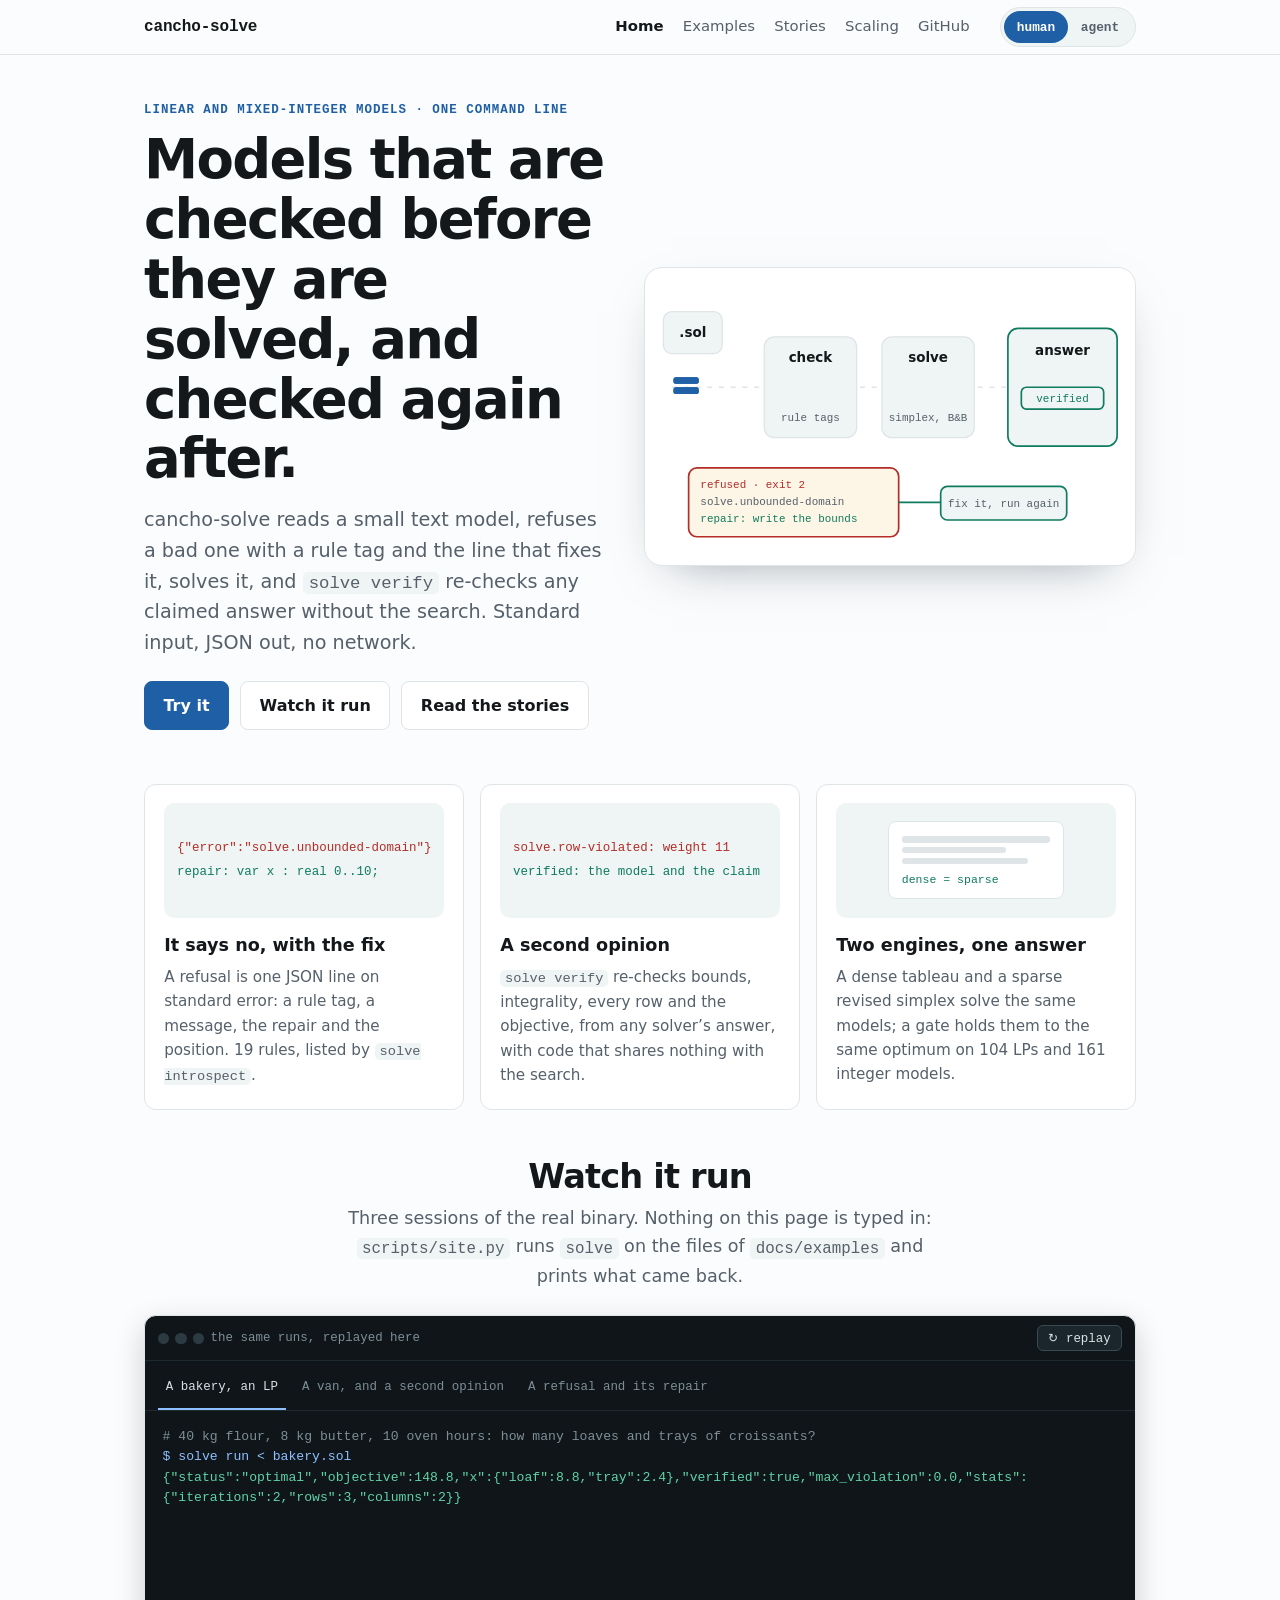
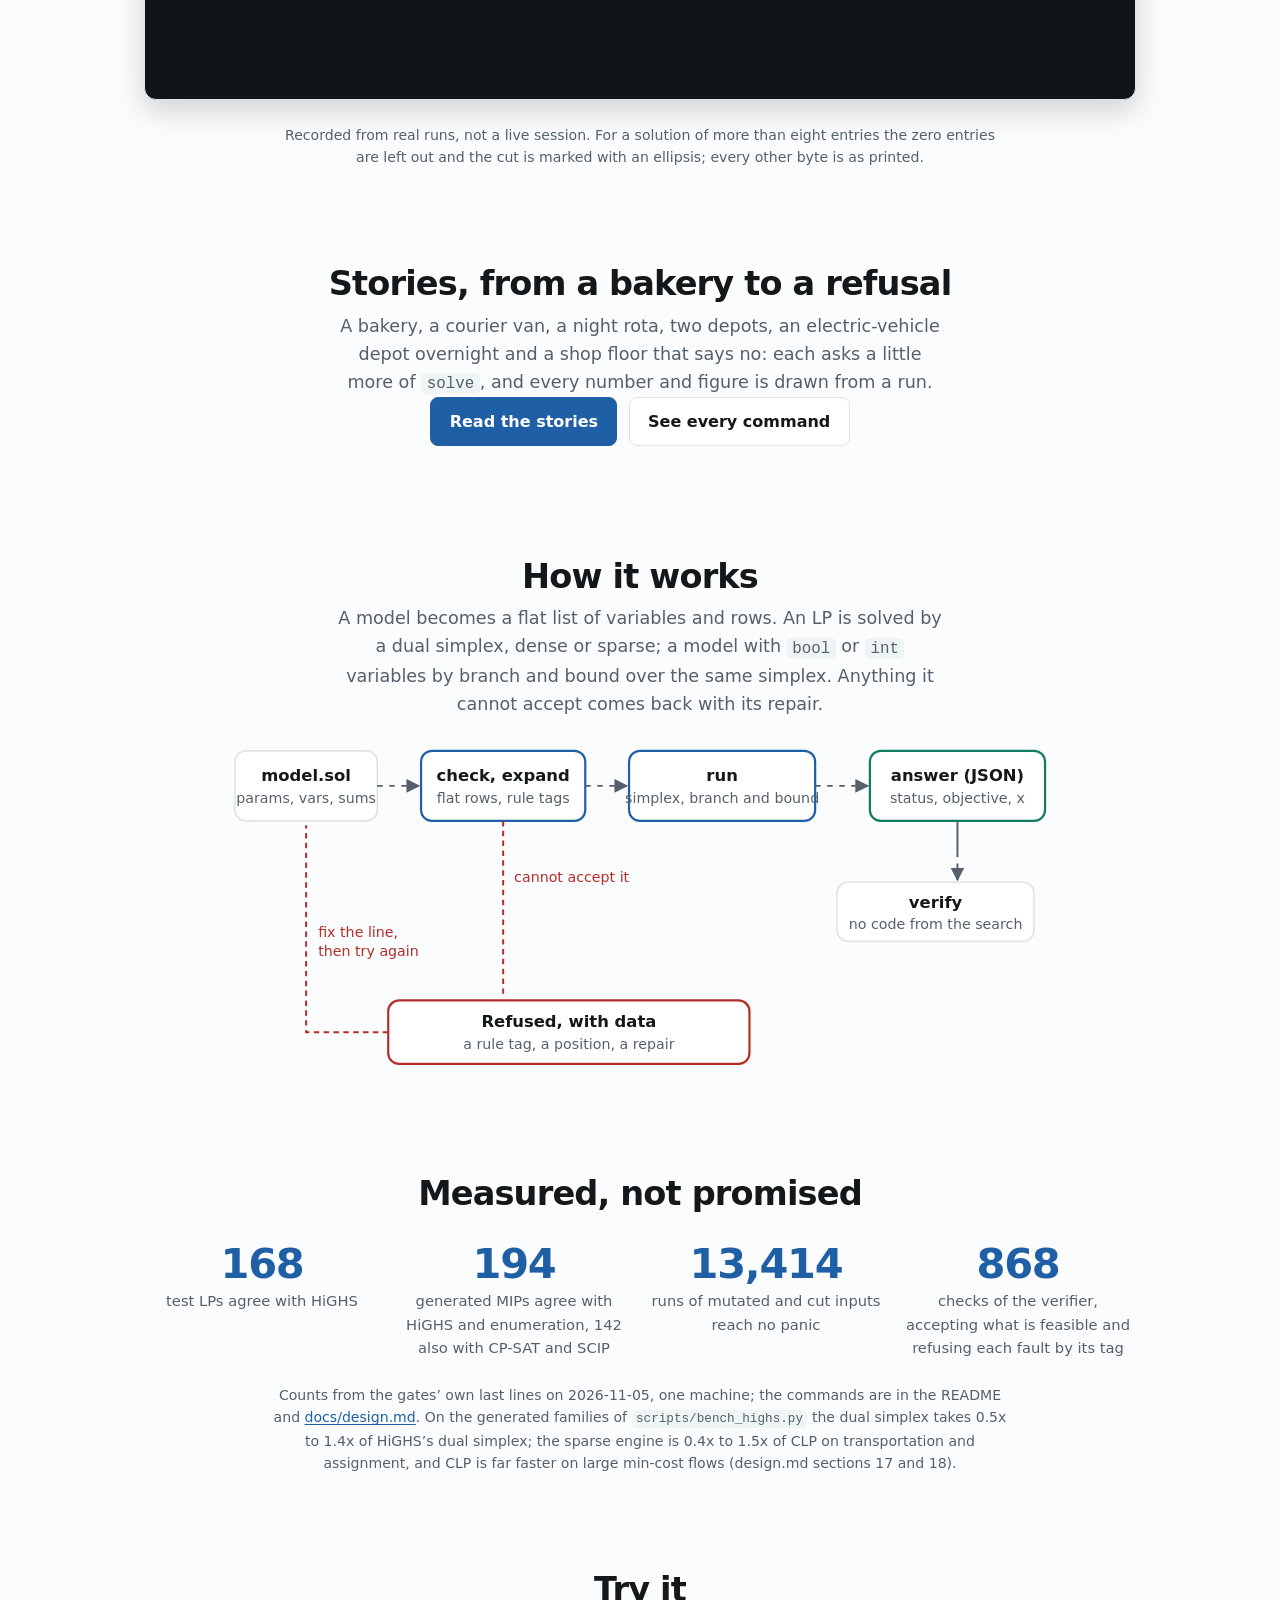
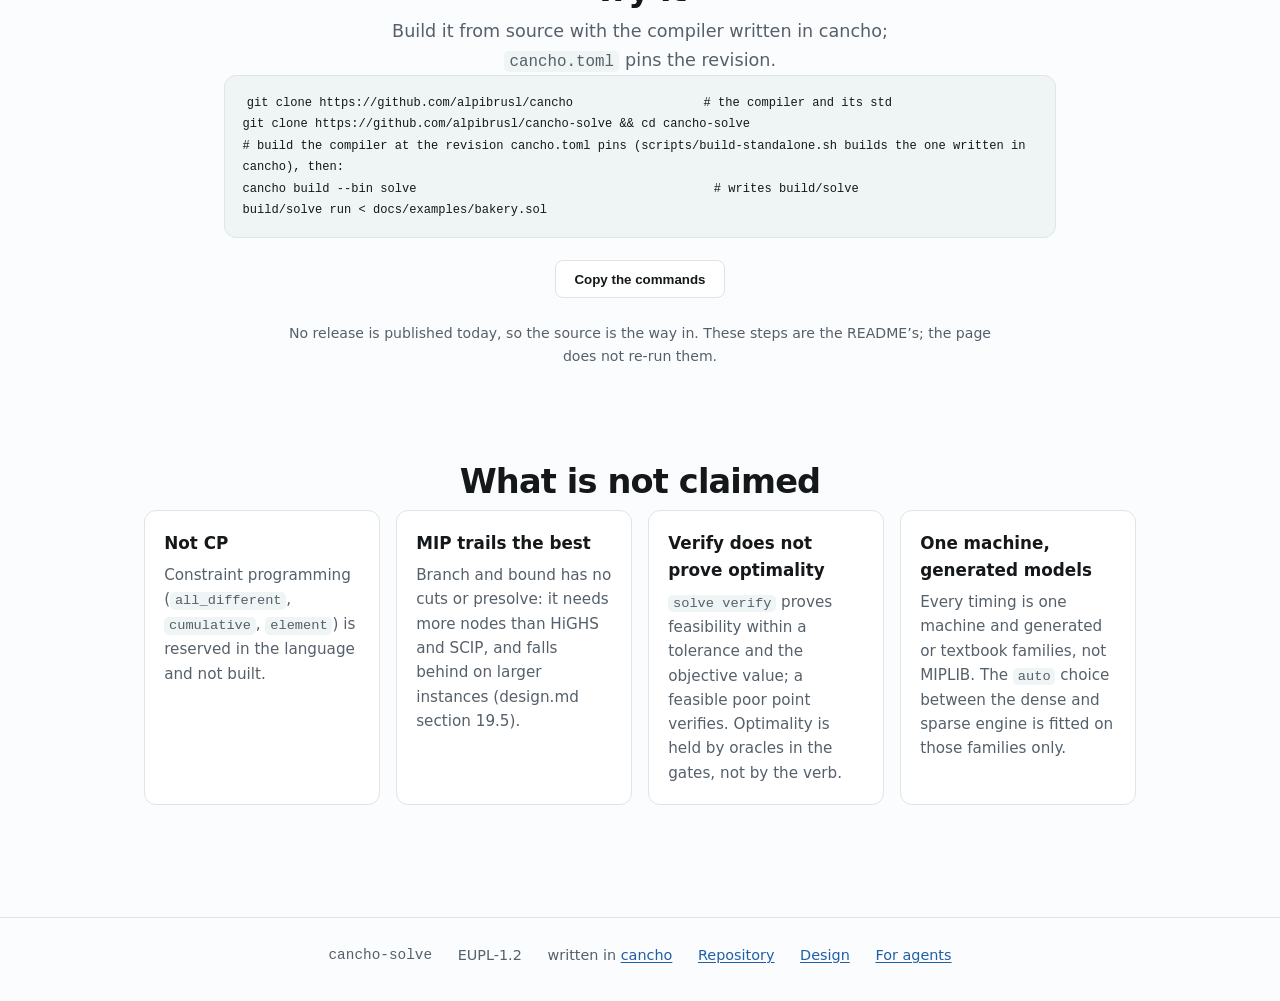
<file: docs/index.html>
<!doctype html>
<html lang="en">
<!-- Written by scripts/site.py from real runs of the built `solve`. Do not edit by hand; run python3 scripts/site.py. -->
<head>
<meta charset="utf-8">
<meta name="viewport" content="width=device-width, initial-scale=1">
<title>cancho-solve: models checked before they are solved</title>
<meta name="description" content="Linear and mixed-integer models as a command line. A bad model is refused with a rule tag and a repair; a claimed answer is re-checked without the search.">
<link rel="canonical" href="https://alpibrusl.github.io/cancho-solve/">
<meta name="robots" content="index, follow">
<meta property="og:site_name" content="cancho-solve"><meta property="og:type" content="website"><meta property="og:title" content="cancho-solve: models checked before they are solved"><meta property="og:description" content="Linear and mixed-integer models as a command line. A bad model is refused with a rule tag and a repair; a claimed answer is re-checked without the search.">
<meta name="color-scheme" content="light dark">
<link rel="alternate" type="text/markdown" href="agents.md" title="cancho-solve, as an agent reads it">
<link rel="stylesheet" href="assets/site.css"><link rel="stylesheet" href="assets/home.css"><link rel="stylesheet" href="assets/solve.css">
</head>
<body class="home">
<a class="skip" href="#main">Skip to content</a>
<header class="top"><div class="wrap">
  <a class="brand" href="./">cancho-solve</a>
  <nav aria-label="Site"><a href="index.html" aria-current="page">Home</a><a href="examples.html">Examples</a><a href="stories.html">Stories</a><a href="scaling.html">Scaling</a><a href="https://github.com/alpibrusl/cancho-solve">GitHub</a></nav>
</div></header>
<main id="main">

<div class="wrap hero">
  <div>
    <p class="eyebrow">linear and mixed-integer models &middot; one command line</p>
    <h1>Models that are checked before they are solved, and checked again after.</h1>
    <p class="sub">cancho-solve reads a small text model, refuses a bad one with a rule tag and the line that fixes it, solves it, and <code>solve verify</code> re-checks any claimed answer without the search. Standard input, JSON out, no network.</p>
    <div class="cta"><a class="btn primary" href="#try">Try it</a><a class="btn" href="#watch">Watch it run</a><a class="btn" href="stories.html">Read the stories</a></div>
  </div>
  <div class="machine reveal">
<svg viewBox="0 0 560 330" role="img" aria-labelledby="mc-t mc-d">
<title id="mc-t">A model is checked, solved and verified; a bad model is refused with its repair</title>
<desc id="mc-d">A model file slides along a belt through a check box and a solve box into a verified answer box. Below, a refusal appears with its rule tag and the repair that fixes it.</desc>
<line class="belt" x1="20" y1="130" x2="540" y2="130"/>
<g class="pkt"><rect class="row" x="22" y="118" width="30" height="8" rx="3"/><rect class="row" x="22" y="130" width="30" height="8" rx="3"/></g>
<g class="pkt b"><rect class="row" x="22" y="118" width="30" height="8" rx="3"/><rect class="row" x="22" y="130" width="30" height="8" rx="3"/></g>
<g class="pkt c"><rect class="row" x="22" y="118" width="30" height="8" rx="3"/><rect class="row" x="22" y="130" width="30" height="8" rx="3"/></g>
<rect class="box" x="10" y="40" width="70" height="50" rx="10"/><text x="45" y="70" text-anchor="middle">.sol</text>
<rect class="box" x="130" y="70" width="110" height="120" rx="12"/><text x="185" y="100" text-anchor="middle">check</text><text class="sm" x="185" y="170" text-anchor="middle">rule tags</text>
<rect class="box" x="270" y="70" width="110" height="120" rx="12"/><text x="325" y="100" text-anchor="middle">solve</text><text class="sm" x="325" y="170" text-anchor="middle">simplex, B&amp;B</text>
<rect class="okb" x="420" y="60" width="130" height="140" rx="12"/><text x="485" y="92" text-anchor="middle">answer</text>
<g class="stamp"><rect x="436" y="130" width="98" height="26" rx="6" fill="none" stroke="var(--good)" stroke-width="2"/><text class="sm" x="485" y="148" text-anchor="middle" style="fill:var(--good)">verified</text></g>
<g class="refuse"><rect class="nob" x="40" y="226" width="250" height="82" rx="10"/><text class="sm" x="54" y="250" style="fill:var(--bad)">refused &middot; exit 2</text><text class="sm" x="54" y="270">solve.unbounded-domain</text><text class="sm" x="54" y="290" style="fill:var(--good)">repair: write the bounds</text>
<path d="M290 267H340" stroke="var(--good)" stroke-width="2" fill="none"/><rect class="okb" x="340" y="248" width="150" height="40" rx="8"/><text x="415" y="272" text-anchor="middle" class="sm">fix it, run again</text></g>
</svg></div>
</div>

<div class="wrap">
<h2 class="sr">What it does</h2>
<div class="trio">
  <div class="card reveal"><div class="art"><div class="say"><span class="e">{"error":"solve.unbounded-domain"}</span><span class="f">repair: var x : real 0..10;</span></div></div><h3>It says no, with the fix</h3><p>A refusal is one JSON line on standard error: a rule tag, a message, the repair and the position. 19 rules, listed by <code>solve introspect</code>.</p></div>
  <div class="card reveal"><div class="art"><div class="say"><span class="e">solve.row-violated: weight 11</span><span class="f">verified: the model and the claim</span></div></div><h3>A second opinion</h3><p><code>solve verify</code> re-checks bounds, integrality, every row and the objective, from any solver&rsquo;s answer, with code that shares nothing with the search.</p></div>
  <div class="card reveal"><div class="art"><div class="file"><i></i><i></i><i></i><em>dense = sparse</em></div></div><h3>Two engines, one answer</h3><p>A dense tableau and a sparse revised simplex solve the same models; a gate holds them to the same optimum on 104 LPs and 161 integer models.</p></div>
</div>
</div>

<section class="sec" id="watch"><div class="wrap">
  <h2>Watch it run</h2>
  <p class="lead">Three sessions of the real binary. Nothing on this page is typed in: <code>scripts/site.py</code> runs <code>solve</code> on the files of <code>docs/examples</code> and prints what came back.</p>
  <div class="replay" role="group" aria-labelledby="replay-t"><div class="bar"><i></i><i></i><i></i> <span id="replay-t">the same runs, replayed here</span> <button id="replay" type="button" hidden>&#8635; replay</button></div><div class="tabs" role="tablist" aria-label="Replayed runs" hidden><button type="button" role="tab" id="tab-bakery" aria-controls="screen-bakery" aria-selected="true" tabindex="0">A bakery, an LP</button><button type="button" role="tab" id="tab-van" aria-controls="screen-van" aria-selected="false" tabindex="-1">A van, and a second opinion</button><button type="button" role="tab" id="tab-fix" aria-controls="screen-fix" aria-selected="false" tabindex="-1">A refusal and its repair</button></div><div class="plabel">A bakery, an LP</div><pre id="screen-bakery" class="screen" role="tabpanel" aria-labelledby="tab-bakery" tabindex="0"><span class="d"># 40 kg flour, 8 kg butter, 10 oven hours: how many loaves and trays of croissants?</span>
<span class="a">$ solve run &lt; bakery.sol</span>
<span class="g">{"status":"optimal","objective":148.8,"x":{"loaf":8.8,"tray":2.4},"verified":true,"max_violation":0.0,"stats":{"iterations":2,"rows":3,"columns":2}}</span></pre><div class="plabel">A van, and a second opinion</div><pre id="screen-van" class="screen" role="tabpanel" aria-labelledby="tab-van" tabindex="0"><span class="d"># a courier van, six parcels, 15 kg: which to take (each whole or not at all)</span>
<span class="a">$ solve run &lt; van.sol</span>
<span class="g">{"status":"optimal","objective":21.0,"bound":21.0,"x":{"take[0]":0.0,"take[1]":1.0,"take[2]":1.0,"take[3]":1.0,"take[4]":1.0,"take[5]":0.0},"verified":true,"max_violation":0.0,"stats":{"iterations":14,"rows":1,"columns":6,"nodes":6,"branched":3,"method":"dense","cuts":0}}</span>
<span class="d"># a second opinion that shares no code with the search: the model, a line ---, the claimed answer</span>
<span class="a">$ (cat van.sol; echo ---; solve run &lt; van.sol) | solve verify</span>
<span class="g">{"status":"verified","objective":21.0,"objective_checked":true,"tolerance":0.000001,"max_bound_violation":0.0,"max_integrality_violation":0.0,"max_row_violation":0.0,"variables":6,"rows":1,"proves":"feasibility and the objective value, not optimality"}</span>
<span class="d"># the same claim with the 12 kg parcel added by hand</span>
<span class="a">$ (cat van.sol; echo ---; &lt;the answer with take[0] changed to 1&gt;) | solve verify</span>
<span class="b">{"error":"solve.row-violated","message":"a constraint does not hold at the claimed values","repair":"the solution is infeasible; solve again","count":2,"violations":[{"rule":"solve.row-violated","what":"weight","value":11.0,"limit":0.000027},{"rule":"solve.objective-mismatch","what":"objective","value":4.0,"limit":0.000026}]}</span>
<span class="b"># exit status 2</span></pre><div class="plabel">A refusal and its repair</div><pre id="screen-fix" class="screen" role="tabpanel" aria-labelledby="tab-fix" tabindex="0"><span class="d"># a variable with no bounds is refused by the checker, before any solver sees it</span>
<span class="a">$ solve check &lt; unbounded.sol</span>
<span class="b">{"error":"solve.unbounded-domain","message":"a variable has no bounds","repair":"write the bounds: var x : real 0..10;","at":{"line":2,"col":5}}</span>
<span class="b"># exit status 2</span>
<span class="d"># the repair is a line of the model: give the bounds, and it runs</span></pre></div>
  <p class="fine">Recorded from real runs, not a live session. For a solution of more than eight entries the zero entries are left out and the cut is marked with an ellipsis; every other byte is as printed.</p>
</div></section>

<section class="sec" id="stories"><div class="wrap">
  <h2>Stories, from a bakery to a refusal</h2>
  <p class="lead">A bakery, a courier van, a night rota, two depots, an electric-vehicle depot overnight and a shop floor that says no: each asks a little more of <code>solve</code>, and every number and figure is drawn from a run.</p>
  <p class="cta"><a class="btn primary" href="stories.html">Read the stories</a><a class="btn" href="examples.html">See every command</a></p>
</div></section>

<section class="sec" id="how"><div class="wrap">
  <h2>How it works</h2>
  <p class="lead">A model becomes a flat list of variables and rows. An LP is solved by a dual simplex, dense or sparse; a model with <code>bool</code> or <code>int</code> variables by branch and bound over the same simplex. Anything it cannot accept comes back with its repair.</p>
  <div class="flow" tabindex="0" aria-label="Flow diagram, scrolls sideways on a narrow screen">
  <svg viewBox="0 0 760 330" role="img" aria-labelledby="flow-t flow-d">
    <title id="flow-t">From a model to a verified answer, and the refusal loop</title>
    <desc id="flow-d">A model file goes to check, then to the solver, which is a dual simplex for an LP and branch and bound for a model with integer variables, then to an answer. Verify re-reads the model and the answer. If the model cannot be accepted, the tool refuses with a rule tag and a repair.</desc>
    <defs><marker id="ah" viewBox="0 0 10 10" refX="9" refY="5" markerWidth="7" markerHeight="7" orient="auto-start-reverse"><path d="M0 0L10 5L0 10z" fill="var(--muted)"/></marker></defs>
    <rect class="box" x="10" y="30" width="130" height="64" rx="10"/><text x="75" y="58" text-anchor="middle">model.sol</text><text class="sm" x="75" y="78" text-anchor="middle">params, vars, sums</text>
    <rect class="boxa" x="180" y="30" width="150" height="64" rx="10"/><text x="255" y="58" text-anchor="middle">check, expand</text><text class="sm" x="255" y="78" text-anchor="middle">flat rows, rule tags</text>
    <rect class="boxa" x="370" y="30" width="170" height="64" rx="10"/><text x="455" y="58" text-anchor="middle">run</text><text class="sm" x="455" y="78" text-anchor="middle">simplex, branch and bound</text>
    <rect class="ok" x="590" y="30" width="160" height="64" rx="10"/><text x="670" y="58" text-anchor="middle">answer (JSON)</text><text class="sm" x="670" y="78" text-anchor="middle">status, objective, x</text>
    <path class="arrow dash" d="M140 62H178"/><path class="arrow dash" d="M330 62H368"/><path class="arrow dash" d="M540 62H588"/>
    <path class="line" d="M670 94V122"/><path class="arrow dash" d="M670 122V148"/>
    <rect class="box" x="560" y="150" width="180" height="54" rx="10"/><text x="650" y="174" text-anchor="middle">verify</text><text class="sm" x="650" y="193" text-anchor="middle">no code from the search</text>
    <path class="arrow bad dash" d="M255 94V256"/>
    <text class="smb" x="265" y="150">cannot accept it</text>
    <rect class="no" x="150" y="258" width="330" height="58" rx="10"/><text x="315" y="282" text-anchor="middle">Refused, with data</text><text class="sm" x="315" y="302" text-anchor="middle">a rule tag, a position, a repair</text>
    <path class="arrow bad dash" d="M150 287H75V98"/>
    <text class="smb" x="86" y="200">fix the line,</text><text class="smb" x="86" y="217">then try again</text>
  </svg>
  </div>
  <p class="fine sr">In words: a model goes to check, then to run, then to an answer; verify reads the model and the answer again. A model the tool cannot accept is refused with a rule tag, a position and a repair; you fix the line and try again.</p>
</div></section>

<section class="sec" id="results"><div class="wrap">
  <h2>Measured, not promised</h2>
  <div class="nums"><div class="n reveal"><b>168</b><span>test LPs agree with HiGHS</span></div><div class="n reveal"><b>194</b><span>generated MIPs agree with HiGHS and enumeration, 142 also with CP-SAT and SCIP</span></div><div class="n reveal"><b>13,414</b><span>runs of mutated and cut inputs reach no panic</span></div><div class="n reveal"><b>868</b><span>checks of the verifier, accepting what is feasible and refusing each fault by its tag</span></div></div>
  <p class="fine">Counts from the gates&rsquo; own last lines on 2026-11-05, one machine; the commands are in the README and <a href="https://github.com/alpibrusl/cancho-solve/blob/main/docs/design.md">docs/design.md</a>. On the generated families of <code>scripts/bench_highs.py</code> the dual simplex takes 0.5x to 1.4x of HiGHS&rsquo;s dual simplex; the sparse engine is 0.4x to 1.5x of CLP on transportation and assignment, and CLP is far faster on large min-cost flows (design.md sections 17 and 18).</p>
</div></section>

<section class="sec" id="try"><div class="wrap">
  <h2>Try it</h2>
  <p class="lead">Build it from source with the compiler written in cancho; <code>cancho.toml</code> pins the revision.</p>
<pre class="code" tabindex="0" id="build-cmds"><code>git clone https://github.com/alpibrusl/cancho                  # the compiler and its std
git clone https://github.com/alpibrusl/cancho-solve &amp;&amp; cd cancho-solve
# build the compiler at the revision cancho.toml pins (scripts/build-standalone.sh builds the one written in cancho), then:
cancho build --bin solve                                         # writes build/solve
build/solve run &lt; docs/examples/bakery.sol</code></pre>
  <p class="fine">No release is published today, so the source is the way in. These steps are the README&rsquo;s; the page does not re-run them.</p>
</div></section>

<section class="sec" id="print"><div class="wrap">
  <h2>What is not claimed</h2>
  <div class="cards">
    <div class="card"><h3>Not CP</h3><p>Constraint programming (<code>all_different</code>, <code>cumulative</code>, <code>element</code>) is reserved in the language and not built.</p></div>
    <div class="card"><h3>MIP trails the best</h3><p>Branch and bound has no cuts or presolve: it needs more nodes than HiGHS and SCIP, and falls behind on larger instances (design.md section 19.5).</p></div>
    <div class="card"><h3>Verify does not prove optimality</h3><p><code>solve verify</code> proves feasibility within a tolerance and the objective value; a feasible poor point verifies. Optimality is held by oracles in the gates, not by the verb.</p></div>
    <div class="card"><h3>One machine, generated models</h3><p>Every timing is one machine and generated or textbook families, not MIPLIB. The <code>auto</code> choice between the dense and sparse engine is fitted on those families only.</p></div>
  </div>
</div></section>

<section id="agent-view" aria-label="This page as an agent reads it"><div class="wrap">
  <div class="bar"><h2 style="margin:0">For agents</h2><span>the same facts as the page, as Markdown, written by scripts/site.py</span><a href="agents.md">agents.md</a><a href="llms.txt">llms.txt</a></div>
  <pre id="agent-full" tabindex="0">Loading agents.md &hellip;</pre>
</div></section>
<script src="assets/home.js"></script>
<script src="assets/replay.js"></script>

</main>
<footer><div class="wrap">
  <span class="brandline">cancho-solve</span><span>EUPL-1.2</span><span>written in <a href="https://github.com/alpibrusl/cancho">cancho</a></span>
  <a href="https://github.com/alpibrusl/cancho-solve">Repository</a><a href="https://github.com/alpibrusl/cancho-solve/blob/main/docs/design.md">Design</a><a href="agents.md">For agents</a>
</div></footer>
</body>
</html>
</file>
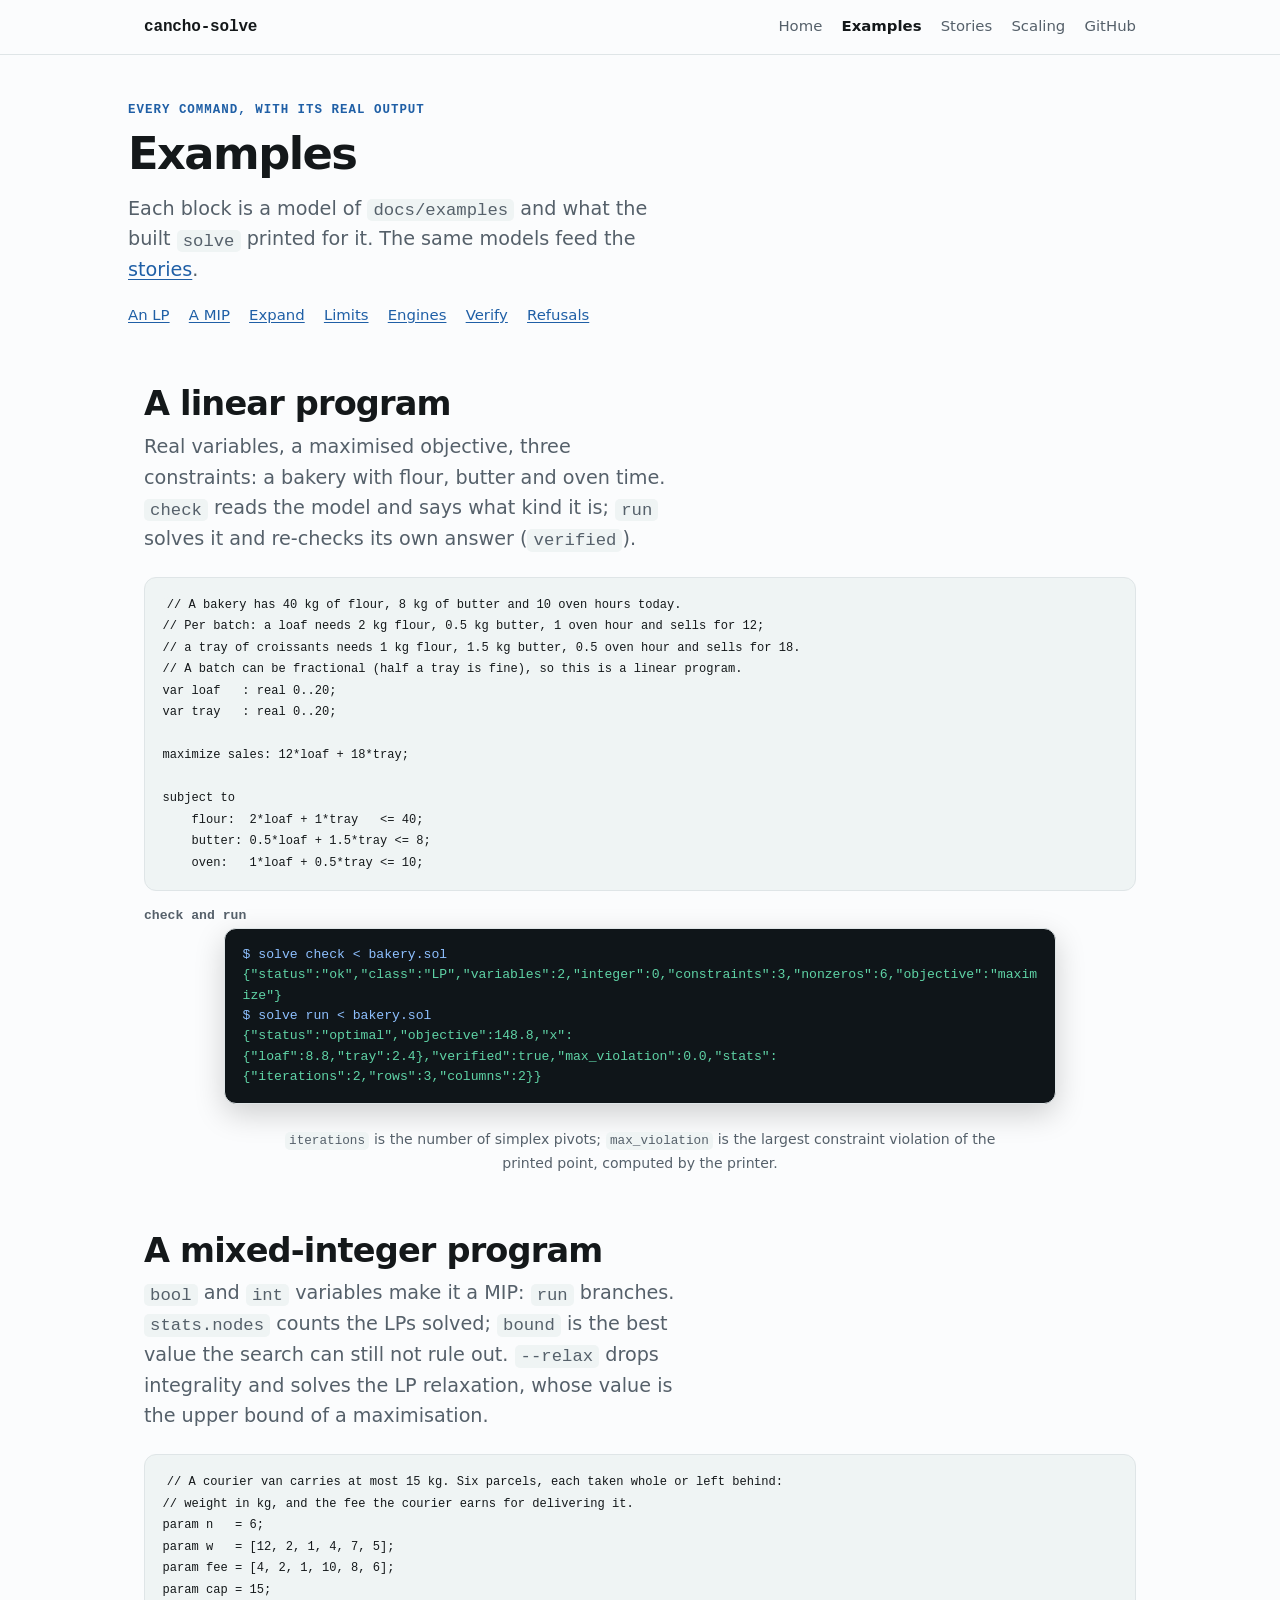
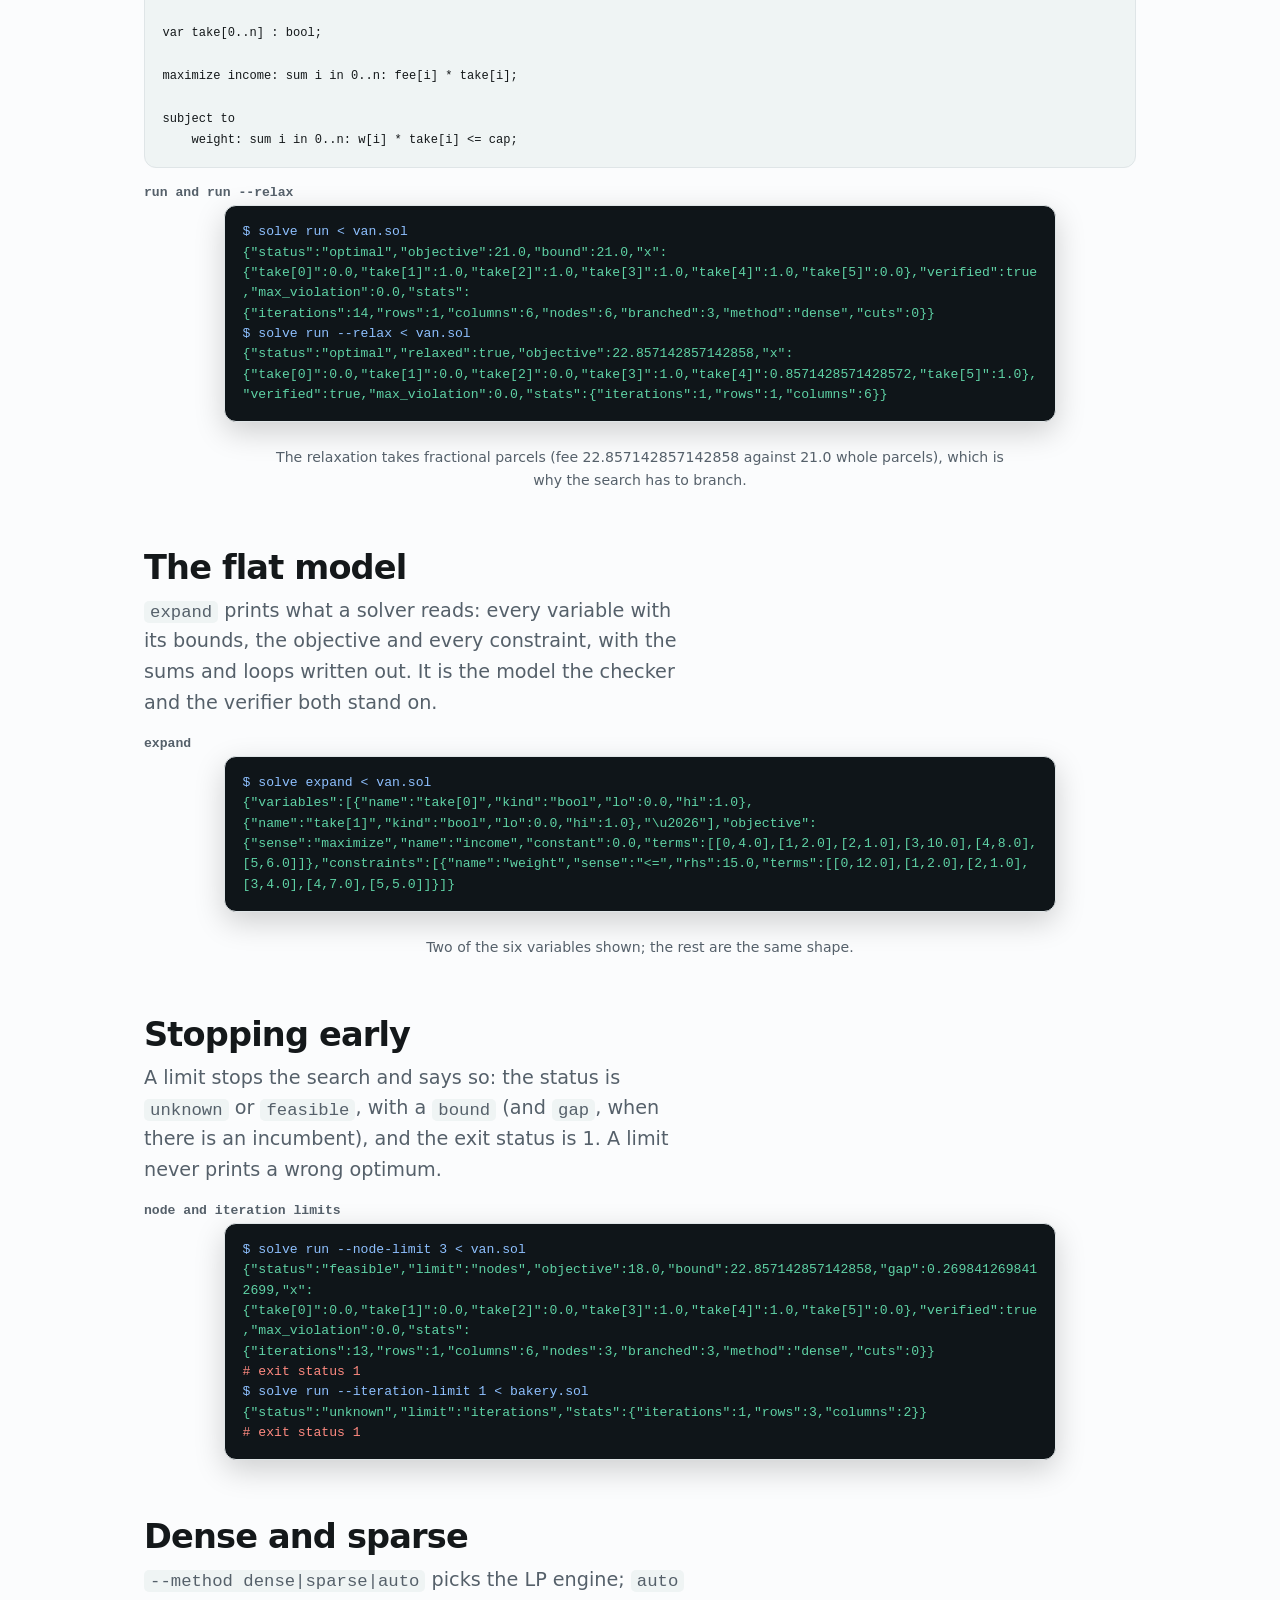
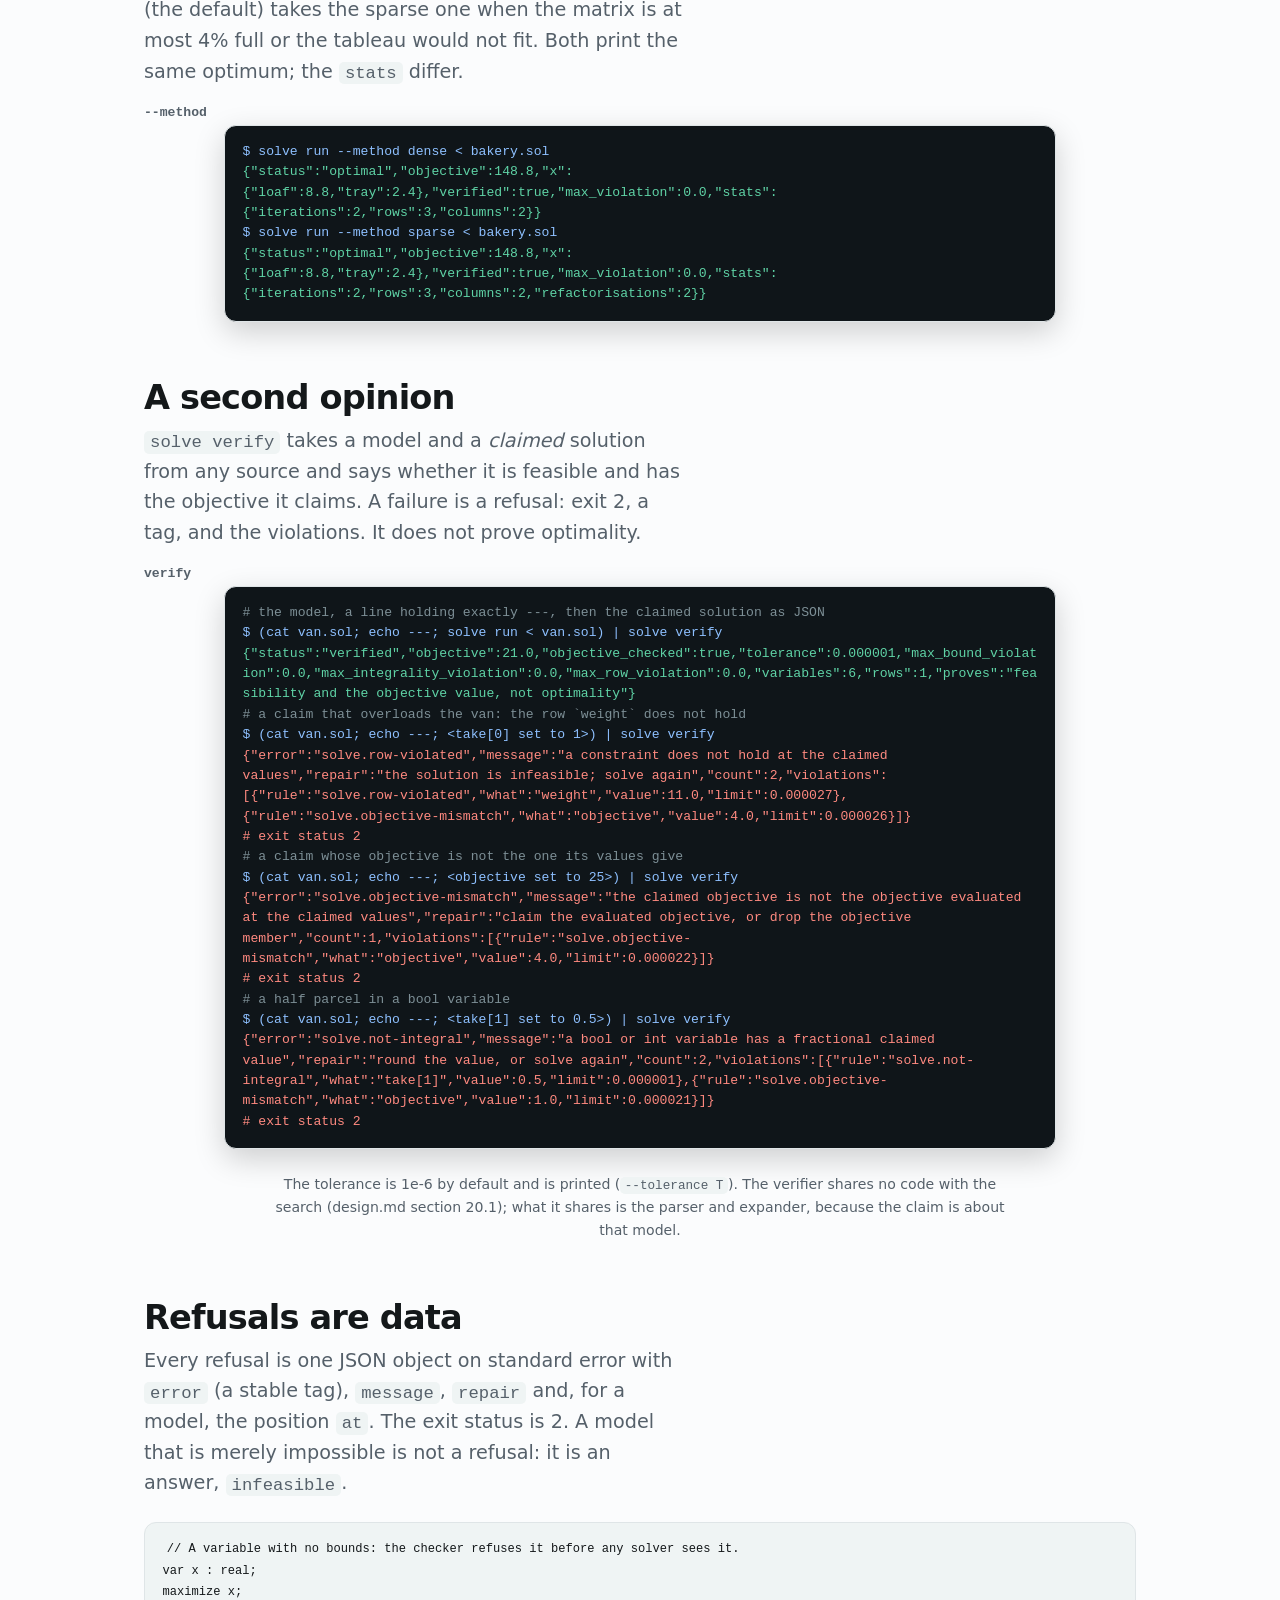
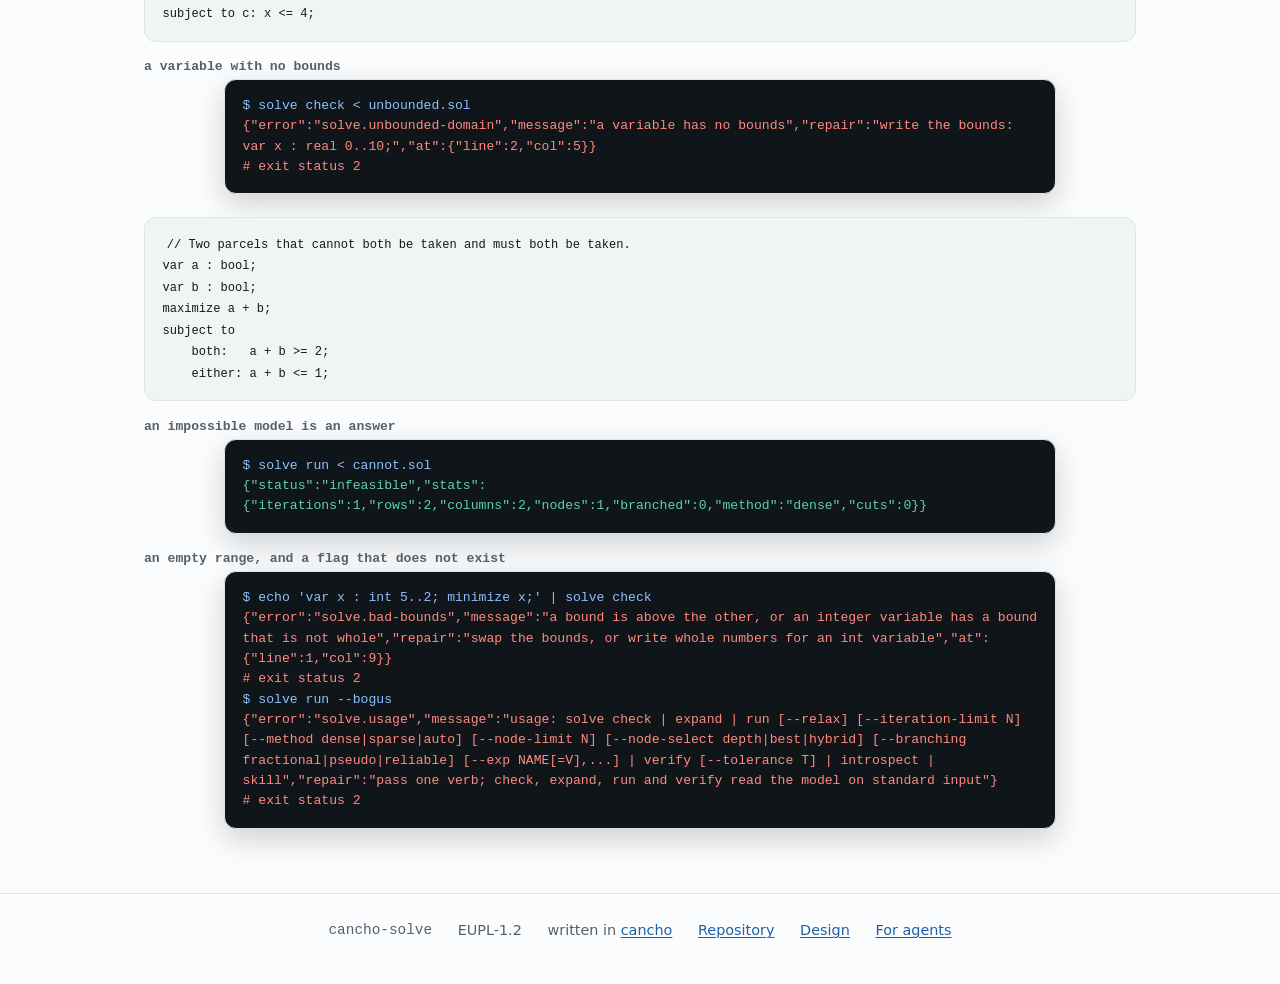
<file: docs/examples.html>
<!doctype html>
<html lang="en">
<!-- Written by scripts/site.py from real runs of the built `solve`. Do not edit by hand; run python3 scripts/site.py. -->
<head>
<meta charset="utf-8">
<meta name="viewport" content="width=device-width, initial-scale=1">
<title>cancho-solve examples: every command with its real output</title>
<meta name="description" content="The solve commands on small models: LP, MIP, expand, limits, dense and sparse, verify and refusals, each with the output the built binary printed.">
<link rel="canonical" href="https://alpibrusl.github.io/cancho-solve/examples.html">
<meta name="robots" content="index, follow">
<meta property="og:site_name" content="cancho-solve"><meta property="og:type" content="website"><meta property="og:title" content="cancho-solve examples: every command with its real output"><meta property="og:description" content="The solve commands on small models: LP, MIP, expand, limits, dense and sparse, verify and refusals, each with the output the built binary printed.">
<meta name="color-scheme" content="light dark">
<link rel="alternate" type="text/markdown" href="agents.md" title="cancho-solve, as an agent reads it">
<link rel="stylesheet" href="assets/site.css"><link rel="stylesheet" href="assets/home.css"><link rel="stylesheet" href="assets/solve.css">
</head>
<body class="">
<a class="skip" href="#main">Skip to content</a>
<header class="top"><div class="wrap">
  <a class="brand" href="./">cancho-solve</a>
  <nav aria-label="Site"><a href="index.html">Home</a><a href="examples.html" aria-current="page">Examples</a><a href="stories.html">Stories</a><a href="scaling.html">Scaling</a><a href="https://github.com/alpibrusl/cancho-solve">GitHub</a></nav>
</div></header>
<main id="main">
<div class="wrap pagehead"><p class="eyebrow">every command, with its real output</p><h1>Examples</h1><p class="lead">Each block is a model of <code>docs/examples</code> and what the built <code>solve</code> printed for it. The same models feed the <a href="stories.html">stories</a>.</p>
<ul class="toc"><li><a href="#lp">An LP</a></li><li><a href="#mip">A MIP</a></li><li><a href="#expand">Expand</a></li><li><a href="#limits">Limits</a></li><li><a href="#engines">Engines</a></li><li><a href="#verify">Verify</a></li><li><a href="#refusals">Refusals</a></li></ul></div>
<section class="sec" id="lp"><div class="wrap"><h2>A linear program</h2><p class="lead">Real variables, a maximised objective, three constraints: a bakery with flour, butter and oven time. <code>check</code> reads the model and says what kind it is; <code>run</code> solves it and re-checks its own answer (<code>verified</code>).</p><pre class="code" tabindex="0"><code>// A bakery has 40 kg of flour, 8 kg of butter and 10 oven hours today.
// Per batch: a loaf needs 2 kg flour, 0.5 kg butter, 1 oven hour and sells for 12;
// a tray of croissants needs 1 kg flour, 1.5 kg butter, 0.5 oven hour and sells for 18.
// A batch can be fractional (half a tray is fine), so this is a linear program.
var loaf   : real 0..20;
var tray   : real 0..20;

maximize sales: 12*loaf + 18*tray;

subject to
    flour:  2*loaf + 1*tray   &lt;= 40;
    butter: 0.5*loaf + 1.5*tray &lt;= 8;
    oven:   1*loaf + 0.5*tray &lt;= 10;</code></pre><div class="plabel">check and run</div><div class="replay"><pre class="screen" tabindex="0"><span class="a">$ solve check &lt; bakery.sol</span>
<span class="g">{"status":"ok","class":"LP","variables":2,"integer":0,"constraints":3,"nonzeros":6,"objective":"maximize"}</span>
<span class="a">$ solve run &lt; bakery.sol</span>
<span class="g">{"status":"optimal","objective":148.8,"x":{"loaf":8.8,"tray":2.4},"verified":true,"max_violation":0.0,"stats":{"iterations":2,"rows":3,"columns":2}}</span></pre></div><p class="fine"><code>iterations</code> is the number of simplex pivots; <code>max_violation</code> is the largest constraint violation of the printed point, computed by the printer.</p></div></section>
<section class="sec" id="mip"><div class="wrap"><h2>A mixed-integer program</h2><p class="lead"><code>bool</code> and <code>int</code> variables make it a MIP: <code>run</code> branches. <code>stats.nodes</code> counts the LPs solved; <code>bound</code> is the best value the search can still not rule out. <code>--relax</code> drops integrality and solves the LP relaxation, whose value is the upper bound of a maximisation.</p><pre class="code" tabindex="0"><code>// A courier van carries at most 15 kg. Six parcels, each taken whole or left behind:
// weight in kg, and the fee the courier earns for delivering it.
param n   = 6;
param w   = [12, 2, 1, 4, 7, 5];
param fee = [4, 2, 1, 10, 8, 6];
param cap = 15;

var take[0..n] : bool;

maximize income: sum i in 0..n: fee[i] * take[i];

subject to
    weight: sum i in 0..n: w[i] * take[i] &lt;= cap;</code></pre><div class="plabel">run and run --relax</div><div class="replay"><pre class="screen" tabindex="0"><span class="a">$ solve run &lt; van.sol</span>
<span class="g">{"status":"optimal","objective":21.0,"bound":21.0,"x":{"take[0]":0.0,"take[1]":1.0,"take[2]":1.0,"take[3]":1.0,"take[4]":1.0,"take[5]":0.0},"verified":true,"max_violation":0.0,"stats":{"iterations":14,"rows":1,"columns":6,"nodes":6,"branched":3,"method":"dense","cuts":0}}</span>
<span class="a">$ solve run --relax &lt; van.sol</span>
<span class="g">{"status":"optimal","relaxed":true,"objective":22.857142857142858,"x":{"take[0]":0.0,"take[1]":0.0,"take[2]":0.0,"take[3]":1.0,"take[4]":0.8571428571428572,"take[5]":1.0},"verified":true,"max_violation":0.0,"stats":{"iterations":1,"rows":1,"columns":6}}</span></pre></div><p class="fine">The relaxation takes fractional parcels (fee 22.857142857142858 against 21.0 whole parcels), which is why the search has to branch.</p></div></section>
<section class="sec" id="expand"><div class="wrap"><h2>The flat model</h2><p class="lead"><code>expand</code> prints what a solver reads: every variable with its bounds, the objective and every constraint, with the sums and loops written out. It is the model the checker and the verifier both stand on.</p><div class="plabel">expand</div><div class="replay"><pre class="screen" tabindex="0"><span class="a">$ solve expand &lt; van.sol</span>
<span class="g">{"variables":[{"name":"take[0]","kind":"bool","lo":0.0,"hi":1.0},{"name":"take[1]","kind":"bool","lo":0.0,"hi":1.0},"\u2026"],"objective":{"sense":"maximize","name":"income","constant":0.0,"terms":[[0,4.0],[1,2.0],[2,1.0],[3,10.0],[4,8.0],[5,6.0]]},"constraints":[{"name":"weight","sense":"&lt;=","rhs":15.0,"terms":[[0,12.0],[1,2.0],[2,1.0],[3,4.0],[4,7.0],[5,5.0]]}]}</span></pre></div><p class="fine">Two of the six variables shown; the rest are the same shape.</p></div></section>
<section class="sec" id="limits"><div class="wrap"><h2>Stopping early</h2><p class="lead">A limit stops the search and says so: the status is <code>unknown</code> or <code>feasible</code>, with a <code>bound</code> (and <code>gap</code>, when there is an incumbent), and the exit status is 1. A limit never prints a wrong optimum.</p><div class="plabel">node and iteration limits</div><div class="replay"><pre class="screen" tabindex="0"><span class="a">$ solve run --node-limit 3 &lt; van.sol</span>
<span class="g">{"status":"feasible","limit":"nodes","objective":18.0,"bound":22.857142857142858,"gap":0.2698412698412699,"x":{"take[0]":0.0,"take[1]":0.0,"take[2]":0.0,"take[3]":1.0,"take[4]":1.0,"take[5]":0.0},"verified":true,"max_violation":0.0,"stats":{"iterations":13,"rows":1,"columns":6,"nodes":3,"branched":3,"method":"dense","cuts":0}}</span>
<span class="b"># exit status 1</span>
<span class="a">$ solve run --iteration-limit 1 &lt; bakery.sol</span>
<span class="g">{"status":"unknown","limit":"iterations","stats":{"iterations":1,"rows":3,"columns":2}}</span>
<span class="b"># exit status 1</span></pre></div></div></section>
<section class="sec" id="engines"><div class="wrap"><h2>Dense and sparse</h2><p class="lead"><code>--method dense|sparse|auto</code> picks the LP engine; <code>auto</code> (the default) takes the sparse one when the matrix is at most 4% full or the tableau would not fit. Both print the same optimum; the <code>stats</code> differ.</p><div class="plabel">--method</div><div class="replay"><pre class="screen" tabindex="0"><span class="a">$ solve run --method dense &lt; bakery.sol</span>
<span class="g">{"status":"optimal","objective":148.8,"x":{"loaf":8.8,"tray":2.4},"verified":true,"max_violation":0.0,"stats":{"iterations":2,"rows":3,"columns":2}}</span>
<span class="a">$ solve run --method sparse &lt; bakery.sol</span>
<span class="g">{"status":"optimal","objective":148.8,"x":{"loaf":8.8,"tray":2.4},"verified":true,"max_violation":0.0,"stats":{"iterations":2,"rows":3,"columns":2,"refactorisations":2}}</span></pre></div></div></section>
<section class="sec" id="verify"><div class="wrap"><h2>A second opinion</h2><p class="lead"><code>solve verify</code> takes a model and a <em>claimed</em> solution from any source and says whether it is feasible and has the objective it claims. A failure is a refusal: exit 2, a tag, and the violations. It does not prove optimality.</p><div class="plabel">verify</div><div class="replay"><pre class="screen" tabindex="0"><span class="d"># the model, a line holding exactly ---, then the claimed solution as JSON</span>
<span class="a">$ (cat van.sol; echo ---; solve run &lt; van.sol) | solve verify</span>
<span class="g">{"status":"verified","objective":21.0,"objective_checked":true,"tolerance":0.000001,"max_bound_violation":0.0,"max_integrality_violation":0.0,"max_row_violation":0.0,"variables":6,"rows":1,"proves":"feasibility and the objective value, not optimality"}</span>
<span class="d"># a claim that overloads the van: the row `weight` does not hold</span>
<span class="a">$ (cat van.sol; echo ---; &lt;take[0] set to 1&gt;) | solve verify</span>
<span class="b">{"error":"solve.row-violated","message":"a constraint does not hold at the claimed values","repair":"the solution is infeasible; solve again","count":2,"violations":[{"rule":"solve.row-violated","what":"weight","value":11.0,"limit":0.000027},{"rule":"solve.objective-mismatch","what":"objective","value":4.0,"limit":0.000026}]}</span>
<span class="b"># exit status 2</span>
<span class="d"># a claim whose objective is not the one its values give</span>
<span class="a">$ (cat van.sol; echo ---; &lt;objective set to 25&gt;) | solve verify</span>
<span class="b">{"error":"solve.objective-mismatch","message":"the claimed objective is not the objective evaluated at the claimed values","repair":"claim the evaluated objective, or drop the objective member","count":1,"violations":[{"rule":"solve.objective-mismatch","what":"objective","value":4.0,"limit":0.000022}]}</span>
<span class="b"># exit status 2</span>
<span class="d"># a half parcel in a bool variable</span>
<span class="a">$ (cat van.sol; echo ---; &lt;take[1] set to 0.5&gt;) | solve verify</span>
<span class="b">{"error":"solve.not-integral","message":"a bool or int variable has a fractional claimed value","repair":"round the value, or solve again","count":2,"violations":[{"rule":"solve.not-integral","what":"take[1]","value":0.5,"limit":0.000001},{"rule":"solve.objective-mismatch","what":"objective","value":1.0,"limit":0.000021}]}</span>
<span class="b"># exit status 2</span></pre></div><p class="fine">The tolerance is 1e-6 by default and is printed (<code>--tolerance T</code>). The verifier shares no code with the search (design.md section 20.1); what it shares is the parser and expander, because the claim is about that model.</p></div></section>
<section class="sec" id="refusals"><div class="wrap"><h2>Refusals are data</h2><p class="lead">Every refusal is one JSON object on standard error with <code>error</code> (a stable tag), <code>message</code>, <code>repair</code> and, for a model, the position <code>at</code>. The exit status is 2. A model that is merely impossible is not a refusal: it is an answer, <code>infeasible</code>.</p><pre class="code" tabindex="0"><code>// A variable with no bounds: the checker refuses it before any solver sees it.
var x : real;
maximize x;
subject to c: x &lt;= 4;</code></pre><div class="plabel">a variable with no bounds</div><div class="replay"><pre class="screen" tabindex="0"><span class="a">$ solve check &lt; unbounded.sol</span>
<span class="b">{"error":"solve.unbounded-domain","message":"a variable has no bounds","repair":"write the bounds: var x : real 0..10;","at":{"line":2,"col":5}}</span>
<span class="b"># exit status 2</span></pre></div><pre class="code" tabindex="0"><code>// Two parcels that cannot both be taken and must both be taken.
var a : bool;
var b : bool;
maximize a + b;
subject to
    both:   a + b &gt;= 2;
    either: a + b &lt;= 1;</code></pre><div class="plabel">an impossible model is an answer</div><div class="replay"><pre class="screen" tabindex="0"><span class="a">$ solve run &lt; cannot.sol</span>
<span class="g">{"status":"infeasible","stats":{"iterations":1,"rows":2,"columns":2,"nodes":1,"branched":0,"method":"dense","cuts":0}}</span></pre></div><div class="plabel">an empty range, and a flag that does not exist</div><div class="replay"><pre class="screen" tabindex="0"><span class="a">$ echo 'var x : int 5..2; minimize x;' | solve check</span>
<span class="b">{"error":"solve.bad-bounds","message":"a bound is above the other, or an integer variable has a bound that is not whole","repair":"swap the bounds, or write whole numbers for an int variable","at":{"line":1,"col":9}}</span>
<span class="b"># exit status 2</span>
<span class="a">$ solve run --bogus</span>
<span class="b">{"error":"solve.usage","message":"usage: solve check | expand | run [--relax] [--iteration-limit N] [--method dense|sparse|auto] [--node-limit N] [--node-select depth|best|hybrid] [--branching fractional|pseudo|reliable] [--exp NAME[=V],...] | verify [--tolerance T] | introspect | skill","repair":"pass one verb; check, expand, run and verify read the model on standard input"}</span>
<span class="b"># exit status 2</span></pre></div></div></section>
</main>
<footer><div class="wrap">
  <span class="brandline">cancho-solve</span><span>EUPL-1.2</span><span>written in <a href="https://github.com/alpibrusl/cancho">cancho</a></span>
  <a href="https://github.com/alpibrusl/cancho-solve">Repository</a><a href="https://github.com/alpibrusl/cancho-solve/blob/main/docs/design.md">Design</a><a href="agents.md">For agents</a>
</div></footer>
</body>
</html>
</file>
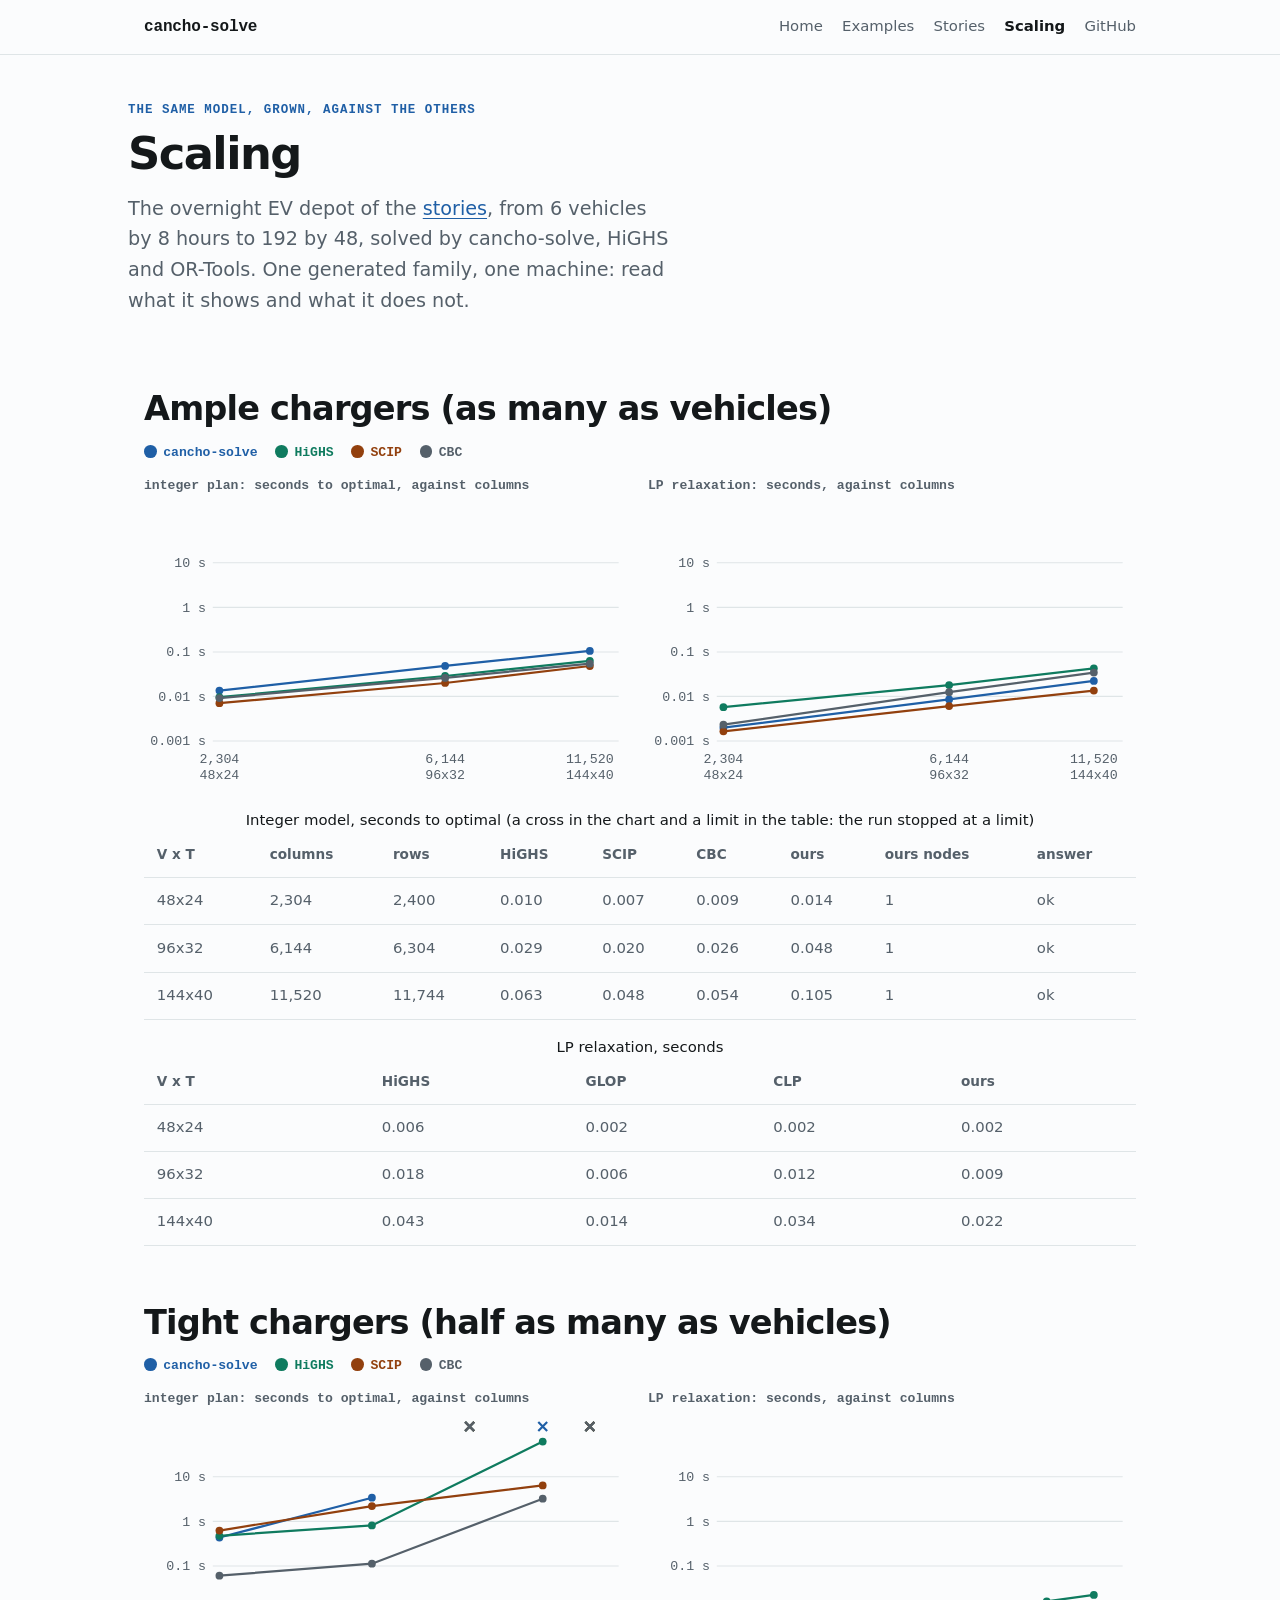
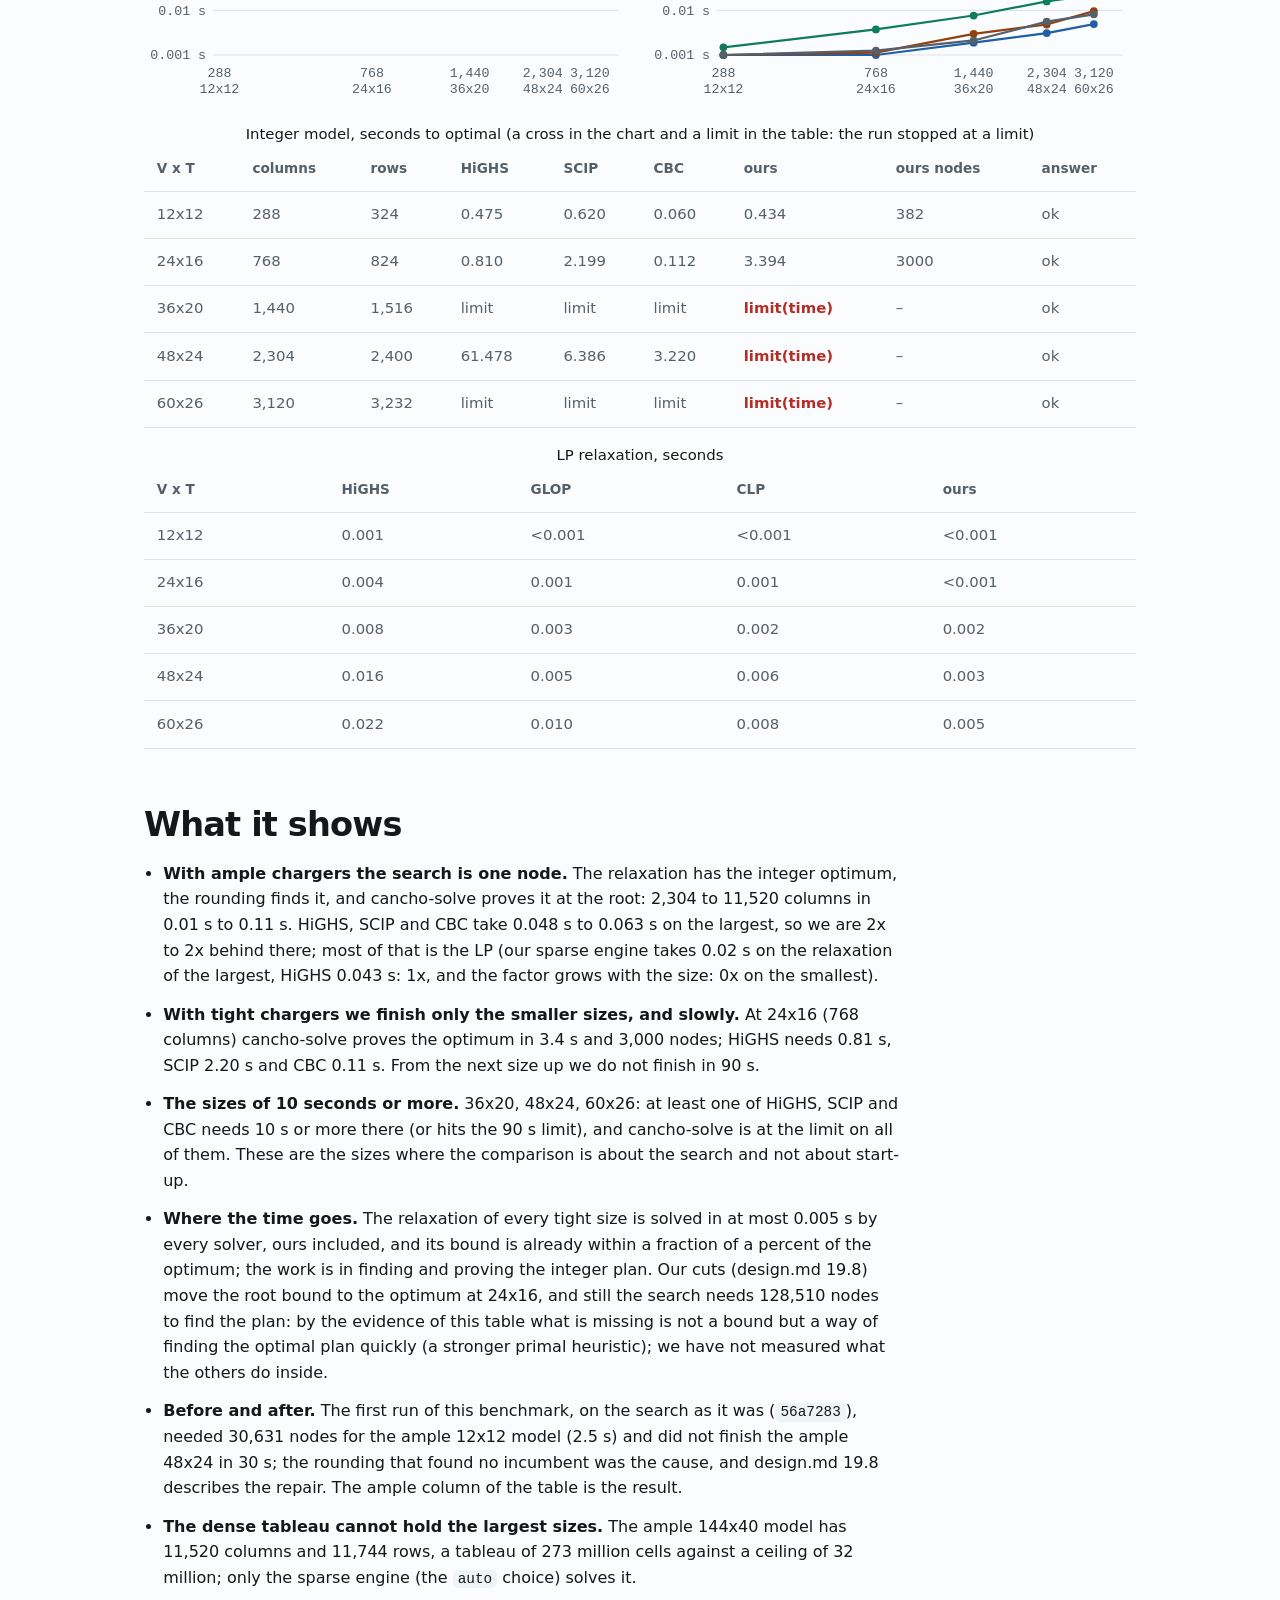
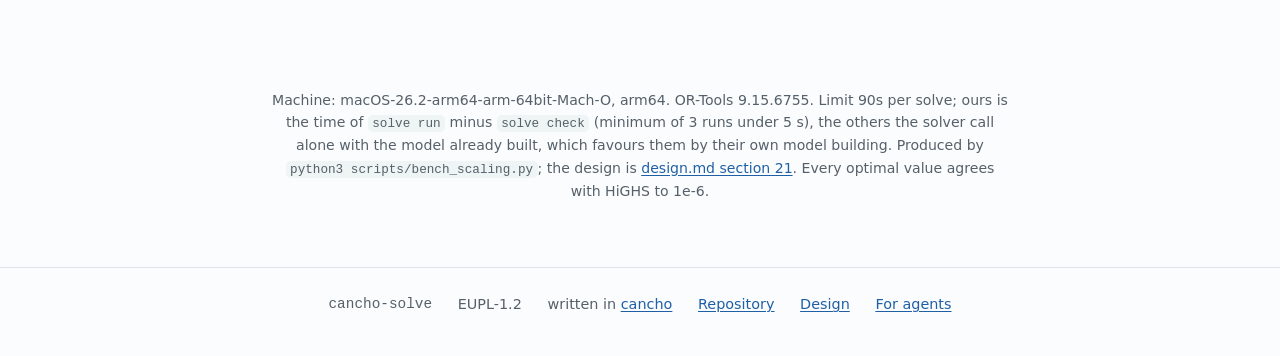
<file: docs/scaling.html>
<!doctype html>
<html lang="en">
<!-- Written by scripts/site.py from real runs of the built `solve`. Do not edit by hand; run python3 scripts/site.py. -->
<head>
<meta charset="utf-8">
<meta name="viewport" content="width=device-width, initial-scale=1">
<title>cancho-solve scaling: one model, grown, against OR-Tools and HiGHS</title>
<meta name="description" content="The EV-depot model from 6 vehicles by 8 hours to 192 by 48, solved by cancho-solve, HiGHS, SCIP, CBC, GLOP and CLP: times and what they show.">
<link rel="canonical" href="https://alpibrusl.github.io/cancho-solve/scaling.html">
<meta name="robots" content="index, follow">
<meta property="og:site_name" content="cancho-solve"><meta property="og:type" content="website"><meta property="og:title" content="cancho-solve scaling: one model, grown, against OR-Tools and HiGHS"><meta property="og:description" content="The EV-depot model from 6 vehicles by 8 hours to 192 by 48, solved by cancho-solve, HiGHS, SCIP, CBC, GLOP and CLP: times and what they show.">
<meta name="color-scheme" content="light dark">
<link rel="alternate" type="text/markdown" href="agents.md" title="cancho-solve, as an agent reads it">
<link rel="stylesheet" href="assets/site.css"><link rel="stylesheet" href="assets/home.css"><link rel="stylesheet" href="assets/solve.css">
</head>
<body class="">
<a class="skip" href="#main">Skip to content</a>
<header class="top"><div class="wrap">
  <a class="brand" href="./">cancho-solve</a>
  <nav aria-label="Site"><a href="index.html">Home</a><a href="examples.html">Examples</a><a href="stories.html">Stories</a><a href="scaling.html" aria-current="page">Scaling</a><a href="https://github.com/alpibrusl/cancho-solve">GitHub</a></nav>
</div></header>
<main id="main">
<div class="wrap pagehead"><p class="eyebrow">the same model, grown, against the others</p><h1>Scaling</h1>
<p class="lead">The overnight EV depot of the <a href="stories.html#ev">stories</a>, from 6 vehicles by 8 hours to 192 by 48, solved by cancho-solve, HiGHS and OR-Tools. One generated family, one machine: read what it shows and what it does not.</p></div>
<section class="sec" id="ample"><div class="wrap"><h2>Ample chargers (as many as vehicles)</h2><div class="legend"><span class="lg c-ours">cancho-solve</span><span class="lg c-highs">HiGHS</span><span class="lg c-scip">SCIP</span><span class="lg c-cbc">CBC</span></div><div class="fig scal"><div><p class="plabel">integer plan: seconds to optimal, against columns</p><svg viewBox="0 0 440 260" role="img" aria-labelledby="sc-ample"><title id="sc-ample">Ample chargers (as many as vehicles): time to the optimal integer plan</title><line class="grid" x1="62" y1="220.0" x2="428" y2="220.0"/><text class="tk" x="56" y="224.0" text-anchor="end">0.001 s</text><line class="grid" x1="62" y1="179.8" x2="428" y2="179.8"/><text class="tk" x="56" y="183.8" text-anchor="end">0.01 s</text><line class="grid" x1="62" y1="139.7" x2="428" y2="139.7"/><text class="tk" x="56" y="143.7" text-anchor="end">0.1 s</text><line class="grid" x1="62" y1="99.5" x2="428" y2="99.5"/><text class="tk" x="56" y="103.5" text-anchor="end">1 s</text><line class="grid" x1="62" y1="59.3" x2="428" y2="59.3"/><text class="tk" x="56" y="63.3" text-anchor="end">10 s</text><text class="tk" x="68.0" y="240" text-anchor="middle">2,304</text><text class="tk" x="68.0" y="254" text-anchor="middle">48x24</text><text class="tk" x="271.5" y="240" text-anchor="middle">6,144</text><text class="tk" x="271.5" y="254" text-anchor="middle">96x32</text><text class="tk" x="402.0" y="240" text-anchor="middle">11,520</text><text class="tk" x="402.0" y="254" text-anchor="middle">144x40</text><polyline class="ln c-ours" points="68.0,174.5 271.5,152.3 402.0,138.8"/><circle class="dot c-ours" cx="68.0" cy="174.5" r="3.5"/><circle class="dot c-ours" cx="271.5" cy="152.3" r="3.5"/><circle class="dot c-ours" cx="402.0" cy="138.8" r="3.5"/><polyline class="ln c-highs" points="68.0,180.5 271.5,161.4 402.0,147.7"/><circle class="dot c-highs" cx="68.0" cy="180.5" r="3.5"/><circle class="dot c-highs" cx="271.5" cy="161.4" r="3.5"/><circle class="dot c-highs" cx="402.0" cy="147.7" r="3.5"/><polyline class="ln c-scip" points="68.0,185.9 271.5,167.7 402.0,152.4"/><circle class="dot c-scip" cx="68.0" cy="185.9" r="3.5"/><circle class="dot c-scip" cx="271.5" cy="167.7" r="3.5"/><circle class="dot c-scip" cx="402.0" cy="152.4" r="3.5"/><polyline class="ln c-cbc" points="68.0,181.3 271.5,163.1 402.0,150.3"/><circle class="dot c-cbc" cx="68.0" cy="181.3" r="3.5"/><circle class="dot c-cbc" cx="271.5" cy="163.1" r="3.5"/><circle class="dot c-cbc" cx="402.0" cy="150.3" r="3.5"/></svg></div><div><p class="plabel">LP relaxation: seconds, against columns</p><svg viewBox="0 0 440 260" role="img" aria-labelledby="sl-ample"><title id="sl-ample">Ample chargers (as many as vehicles): time to the LP relaxation</title><line class="grid" x1="62" y1="220.0" x2="428" y2="220.0"/><text class="tk" x="56" y="224.0" text-anchor="end">0.001 s</text><line class="grid" x1="62" y1="179.8" x2="428" y2="179.8"/><text class="tk" x="56" y="183.8" text-anchor="end">0.01 s</text><line class="grid" x1="62" y1="139.7" x2="428" y2="139.7"/><text class="tk" x="56" y="143.7" text-anchor="end">0.1 s</text><line class="grid" x1="62" y1="99.5" x2="428" y2="99.5"/><text class="tk" x="56" y="103.5" text-anchor="end">1 s</text><line class="grid" x1="62" y1="59.3" x2="428" y2="59.3"/><text class="tk" x="56" y="63.3" text-anchor="end">10 s</text><text class="tk" x="68.0" y="240" text-anchor="middle">2,304</text><text class="tk" x="68.0" y="254" text-anchor="middle">48x24</text><text class="tk" x="271.5" y="240" text-anchor="middle">6,144</text><text class="tk" x="271.5" y="254" text-anchor="middle">96x32</text><text class="tk" x="402.0" y="240" text-anchor="middle">11,520</text><text class="tk" x="402.0" y="254" text-anchor="middle">144x40</text><polyline class="ln c-ours" points="68.0,208.0 271.5,182.5 402.0,165.8"/><circle class="dot c-ours" cx="68.0" cy="208.0" r="3.5"/><circle class="dot c-ours" cx="271.5" cy="182.5" r="3.5"/><circle class="dot c-ours" cx="402.0" cy="165.8" r="3.5"/><polyline class="ln c-highs" points="68.0,189.5 271.5,169.6 402.0,154.5"/><circle class="dot c-highs" cx="68.0" cy="189.5" r="3.5"/><circle class="dot c-highs" cx="271.5" cy="169.6" r="3.5"/><circle class="dot c-highs" cx="402.0" cy="154.5" r="3.5"/><polyline class="ln c-scip" points="68.0,211.3 271.5,188.5 402.0,174.5"/><circle class="dot c-scip" cx="68.0" cy="211.3" r="3.5"/><circle class="dot c-scip" cx="271.5" cy="188.5" r="3.5"/><circle class="dot c-scip" cx="402.0" cy="174.5" r="3.5"/><polyline class="ln c-cbc" points="68.0,205.3 271.5,176.0 402.0,158.3"/><circle class="dot c-cbc" cx="68.0" cy="205.3" r="3.5"/><circle class="dot c-cbc" cx="271.5" cy="176.0" r="3.5"/><circle class="dot c-cbc" cx="402.0" cy="158.3" r="3.5"/></svg></div></div>
<div class="tbl"><table class="fit"><caption>Integer model, seconds to optimal (a cross in the chart and a limit in the table: the run stopped at a limit)</caption><thead><tr><th>V x T</th><th>columns</th><th>rows</th><th>HiGHS</th><th>SCIP</th><th>CBC</th><th>ours</th><th>ours nodes</th><th>answer</th></tr></thead><tbody><tr><td>48x24</td><td>2,304</td><td>2,400</td><td>0.010</td><td>0.007</td><td>0.009</td><td class="">0.014</td><td>1</td><td>ok</td></tr><tr><td>96x32</td><td>6,144</td><td>6,304</td><td>0.029</td><td>0.020</td><td>0.026</td><td class="">0.048</td><td>1</td><td>ok</td></tr><tr><td>144x40</td><td>11,520</td><td>11,744</td><td>0.063</td><td>0.048</td><td>0.054</td><td class="">0.105</td><td>1</td><td>ok</td></tr></tbody></table></div>
<div class="tbl"><table class="fit"><caption>LP relaxation, seconds</caption><thead><tr><th>V x T</th><th>HiGHS</th><th>GLOP</th><th>CLP</th><th>ours</th></tr></thead><tbody><tr><td>48x24</td><td>0.006</td><td>0.002</td><td>0.002</td><td>0.002</td></tr><tr><td>96x32</td><td>0.018</td><td>0.006</td><td>0.012</td><td>0.009</td></tr><tr><td>144x40</td><td>0.043</td><td>0.014</td><td>0.034</td><td>0.022</td></tr></tbody></table></div></div></section>
<section class="sec" id="tight"><div class="wrap"><h2>Tight chargers (half as many as vehicles)</h2><div class="legend"><span class="lg c-ours">cancho-solve</span><span class="lg c-highs">HiGHS</span><span class="lg c-scip">SCIP</span><span class="lg c-cbc">CBC</span></div><div class="fig scal"><div><p class="plabel">integer plan: seconds to optimal, against columns</p><svg viewBox="0 0 440 260" role="img" aria-labelledby="sc-tight"><title id="sc-tight">Tight chargers (half as many as vehicles): time to the optimal integer plan</title><line class="grid" x1="62" y1="220.0" x2="428" y2="220.0"/><text class="tk" x="56" y="224.0" text-anchor="end">0.001 s</text><line class="grid" x1="62" y1="179.8" x2="428" y2="179.8"/><text class="tk" x="56" y="183.8" text-anchor="end">0.01 s</text><line class="grid" x1="62" y1="139.7" x2="428" y2="139.7"/><text class="tk" x="56" y="143.7" text-anchor="end">0.1 s</text><line class="grid" x1="62" y1="99.5" x2="428" y2="99.5"/><text class="tk" x="56" y="103.5" text-anchor="end">1 s</text><line class="grid" x1="62" y1="59.3" x2="428" y2="59.3"/><text class="tk" x="56" y="63.3" text-anchor="end">10 s</text><text class="tk" x="68.0" y="240" text-anchor="middle">288</text><text class="tk" x="68.0" y="254" text-anchor="middle">12x12</text><text class="tk" x="205.5" y="240" text-anchor="middle">768</text><text class="tk" x="205.5" y="254" text-anchor="middle">24x16</text><text class="tk" x="293.6" y="240" text-anchor="middle">1,440</text><text class="tk" x="293.6" y="254" text-anchor="middle">36x20</text><text class="tk" x="359.5" y="240" text-anchor="middle">2,304</text><text class="tk" x="359.5" y="254" text-anchor="middle">48x24</text><text class="tk" x="402.0" y="240" text-anchor="middle">3,120</text><text class="tk" x="402.0" y="254" text-anchor="middle">60x26</text><g class="c-ours"><path class="x" d="M289.6 10.0l8 8m0 -8l-8 8"/></g><g class="c-ours"><path class="x" d="M355.5 10.0l8 8m0 -8l-8 8"/></g><g class="c-ours"><path class="x" d="M398.0 10.0l8 8m0 -8l-8 8"/></g><polyline class="ln c-ours" points="68.0,114.1 205.5,78.2"/><circle class="dot c-ours" cx="68.0" cy="114.1" r="3.5"/><circle class="dot c-ours" cx="205.5" cy="78.2" r="3.5"/><g class="c-highs"><path class="x" d="M289.6 10.0l8 8m0 -8l-8 8"/></g><g class="c-highs"><path class="x" d="M398.0 10.0l8 8m0 -8l-8 8"/></g><polyline class="ln c-highs" points="68.0,112.5 205.5,103.2 359.5,27.6"/><circle class="dot c-highs" cx="68.0" cy="112.5" r="3.5"/><circle class="dot c-highs" cx="205.5" cy="103.2" r="3.5"/><circle class="dot c-highs" cx="359.5" cy="27.6" r="3.5"/><g class="c-scip"><path class="x" d="M289.6 10.0l8 8m0 -8l-8 8"/></g><g class="c-scip"><path class="x" d="M398.0 10.0l8 8m0 -8l-8 8"/></g><polyline class="ln c-scip" points="68.0,107.8 205.5,85.7 359.5,67.1"/><circle class="dot c-scip" cx="68.0" cy="107.8" r="3.5"/><circle class="dot c-scip" cx="205.5" cy="85.7" r="3.5"/><circle class="dot c-scip" cx="359.5" cy="67.1" r="3.5"/><g class="c-cbc"><path class="x" d="M289.6 10.0l8 8m0 -8l-8 8"/></g><g class="c-cbc"><path class="x" d="M398.0 10.0l8 8m0 -8l-8 8"/></g><polyline class="ln c-cbc" points="68.0,148.5 205.5,137.7 359.5,79.1"/><circle class="dot c-cbc" cx="68.0" cy="148.5" r="3.5"/><circle class="dot c-cbc" cx="205.5" cy="137.7" r="3.5"/><circle class="dot c-cbc" cx="359.5" cy="79.1" r="3.5"/></svg></div><div><p class="plabel">LP relaxation: seconds, against columns</p><svg viewBox="0 0 440 260" role="img" aria-labelledby="sl-tight"><title id="sl-tight">Tight chargers (half as many as vehicles): time to the LP relaxation</title><line class="grid" x1="62" y1="220.0" x2="428" y2="220.0"/><text class="tk" x="56" y="224.0" text-anchor="end">0.001 s</text><line class="grid" x1="62" y1="179.8" x2="428" y2="179.8"/><text class="tk" x="56" y="183.8" text-anchor="end">0.01 s</text><line class="grid" x1="62" y1="139.7" x2="428" y2="139.7"/><text class="tk" x="56" y="143.7" text-anchor="end">0.1 s</text><line class="grid" x1="62" y1="99.5" x2="428" y2="99.5"/><text class="tk" x="56" y="103.5" text-anchor="end">1 s</text><line class="grid" x1="62" y1="59.3" x2="428" y2="59.3"/><text class="tk" x="56" y="63.3" text-anchor="end">10 s</text><text class="tk" x="68.0" y="240" text-anchor="middle">288</text><text class="tk" x="68.0" y="254" text-anchor="middle">12x12</text><text class="tk" x="205.5" y="240" text-anchor="middle">768</text><text class="tk" x="205.5" y="254" text-anchor="middle">24x16</text><text class="tk" x="293.6" y="240" text-anchor="middle">1,440</text><text class="tk" x="293.6" y="254" text-anchor="middle">36x20</text><text class="tk" x="359.5" y="240" text-anchor="middle">2,304</text><text class="tk" x="359.5" y="254" text-anchor="middle">48x24</text><text class="tk" x="402.0" y="240" text-anchor="middle">3,120</text><text class="tk" x="402.0" y="254" text-anchor="middle">60x26</text><polyline class="ln c-ours" points="68.0,220.0 205.5,220.0 293.6,208.9 359.5,200.2 402.0,192.1"/><circle class="dot c-ours" cx="68.0" cy="220.0" r="3.5"/><circle class="dot c-ours" cx="205.5" cy="220.0" r="3.5"/><circle class="dot c-ours" cx="293.6" cy="208.9" r="3.5"/><circle class="dot c-ours" cx="359.5" cy="200.2" r="3.5"/><circle class="dot c-ours" cx="402.0" cy="192.1" r="3.5"/><polyline class="ln c-highs" points="68.0,213.1 205.5,196.9 293.6,184.4 359.5,171.7 402.0,165.8"/><circle class="dot c-highs" cx="68.0" cy="213.1" r="3.5"/><circle class="dot c-highs" cx="205.5" cy="196.9" r="3.5"/><circle class="dot c-highs" cx="293.6" cy="184.4" r="3.5"/><circle class="dot c-highs" cx="359.5" cy="171.7" r="3.5"/><circle class="dot c-highs" cx="402.0" cy="165.8" r="3.5"/><polyline class="ln c-scip" points="68.0,220.0 205.5,217.8 293.6,200.9 359.5,192.5 402.0,180.5"/><circle class="dot c-scip" cx="68.0" cy="220.0" r="3.5"/><circle class="dot c-scip" cx="205.5" cy="217.8" r="3.5"/><circle class="dot c-scip" cx="293.6" cy="200.9" r="3.5"/><circle class="dot c-scip" cx="359.5" cy="192.5" r="3.5"/><circle class="dot c-scip" cx="402.0" cy="180.5" r="3.5"/><polyline class="ln c-cbc" points="68.0,220.0 205.5,216.1 293.6,206.9 359.5,189.9 402.0,183.3"/><circle class="dot c-cbc" cx="68.0" cy="220.0" r="3.5"/><circle class="dot c-cbc" cx="205.5" cy="216.1" r="3.5"/><circle class="dot c-cbc" cx="293.6" cy="206.9" r="3.5"/><circle class="dot c-cbc" cx="359.5" cy="189.9" r="3.5"/><circle class="dot c-cbc" cx="402.0" cy="183.3" r="3.5"/></svg></div></div>
<div class="tbl"><table class="fit"><caption>Integer model, seconds to optimal (a cross in the chart and a limit in the table: the run stopped at a limit)</caption><thead><tr><th>V x T</th><th>columns</th><th>rows</th><th>HiGHS</th><th>SCIP</th><th>CBC</th><th>ours</th><th>ours nodes</th><th>answer</th></tr></thead><tbody><tr><td>12x12</td><td>288</td><td>324</td><td>0.475</td><td>0.620</td><td>0.060</td><td class="">0.434</td><td>382</td><td>ok</td></tr><tr><td>24x16</td><td>768</td><td>824</td><td>0.810</td><td>2.199</td><td>0.112</td><td class="">3.394</td><td>3000</td><td>ok</td></tr><tr><td>36x20</td><td>1,440</td><td>1,516</td><td>limit</td><td>limit</td><td>limit</td><td class="slow">limit(time)</td><td>&ndash;</td><td>ok</td></tr><tr><td>48x24</td><td>2,304</td><td>2,400</td><td>61.478</td><td>6.386</td><td>3.220</td><td class="slow">limit(time)</td><td>&ndash;</td><td>ok</td></tr><tr><td>60x26</td><td>3,120</td><td>3,232</td><td>limit</td><td>limit</td><td>limit</td><td class="slow">limit(time)</td><td>&ndash;</td><td>ok</td></tr></tbody></table></div>
<div class="tbl"><table class="fit"><caption>LP relaxation, seconds</caption><thead><tr><th>V x T</th><th>HiGHS</th><th>GLOP</th><th>CLP</th><th>ours</th></tr></thead><tbody><tr><td>12x12</td><td>0.001</td><td>&lt;0.001</td><td>&lt;0.001</td><td>&lt;0.001</td></tr><tr><td>24x16</td><td>0.004</td><td>0.001</td><td>0.001</td><td>&lt;0.001</td></tr><tr><td>36x20</td><td>0.008</td><td>0.003</td><td>0.002</td><td>0.002</td></tr><tr><td>48x24</td><td>0.016</td><td>0.005</td><td>0.006</td><td>0.003</td></tr><tr><td>60x26</td><td>0.022</td><td>0.010</td><td>0.008</td><td>0.005</td></tr></tbody></table></div></div></section>
<section class="sec"><div class="wrap"><h2>What it shows</h2><ul class="reading"><li><b>With ample chargers the search is one node.</b> The relaxation has the integer optimum, the rounding finds it, and cancho-solve proves it at the root: 2,304 to 11,520 columns in 0.01 s to 0.11 s. HiGHS, SCIP and CBC take 0.048 s to 0.063 s on the largest, so we are 2x to 2x behind there; most of that is the LP (our sparse engine takes 0.02 s on the relaxation of the largest, HiGHS 0.043 s: 1x, and the factor grows with the size: 0x on the smallest).</li><li><b>With tight chargers we finish only the smaller sizes, and slowly.</b> At 24x16 (768 columns) cancho-solve proves the optimum in 3.4 s and 3,000 nodes; HiGHS needs 0.81 s, SCIP 2.20 s and CBC 0.11 s. From the next size up we do not finish in 90 s.</li><li><b>The sizes of 10 seconds or more.</b> 36x20, 48x24, 60x26: at least one of HiGHS, SCIP and CBC needs 10 s or more there (or hits the 90 s limit), and cancho-solve is at the limit on all of them. These are the sizes where the comparison is about the search and not about start-up.</li><li><b>Where the time goes.</b> The relaxation of every tight size is solved in at most 0.005 s by every solver, ours included, and its bound is already within a fraction of a percent of the optimum; the work is in finding and proving the integer plan. Our cuts (design.md 19.8) move the root bound to the optimum at 24x16, and still the search needs 128,510 nodes to find the plan: by the evidence of this table what is missing is not a bound but a way of finding the optimal plan quickly (a stronger primal heuristic); we have not measured what the others do inside.</li><li><b>Before and after.</b> The first run of this benchmark, on the search as it was (<code>56a7283</code>), needed 30,631 nodes for the ample 12x12 model (2.5 s) and did not finish the ample 48x24 in 30 s; the rounding that found no incumbent was the cause, and design.md 19.8 describes the repair. The ample column of the table is the result.</li><li><b>The dense tableau cannot hold the largest sizes.</b> The ample 144x40 model has 11,520 columns and 11,744 rows, a tableau of 273 million cells against a ceiling of 32 million; only the sparse engine (the <code>auto</code> choice) solves it.</li></ul></div></section>
<section class="sec"><div class="wrap"><p class="fine">Machine: macOS-26.2-arm64-arm-64bit-Mach-O, arm64. OR-Tools 9.15.6755. Limit 90s per solve; ours is the time of <code>solve run</code> minus <code>solve check</code> (minimum of 3 runs under 5 s), the others the solver call alone with the model already built, which favours them by their own model building. Produced by <code>python3 scripts/bench_scaling.py</code>; the design is <a href="https://github.com/alpibrusl/cancho-solve/blob/main/docs/design.md">design.md section 21</a>. Every optimal value agrees with HiGHS to 1e-6.</p></div></section>
</main>
<footer><div class="wrap">
  <span class="brandline">cancho-solve</span><span>EUPL-1.2</span><span>written in <a href="https://github.com/alpibrusl/cancho">cancho</a></span>
  <a href="https://github.com/alpibrusl/cancho-solve">Repository</a><a href="https://github.com/alpibrusl/cancho-solve/blob/main/docs/design.md">Design</a><a href="agents.md">For agents</a>
</div></footer>
</body>
</html>
</file>
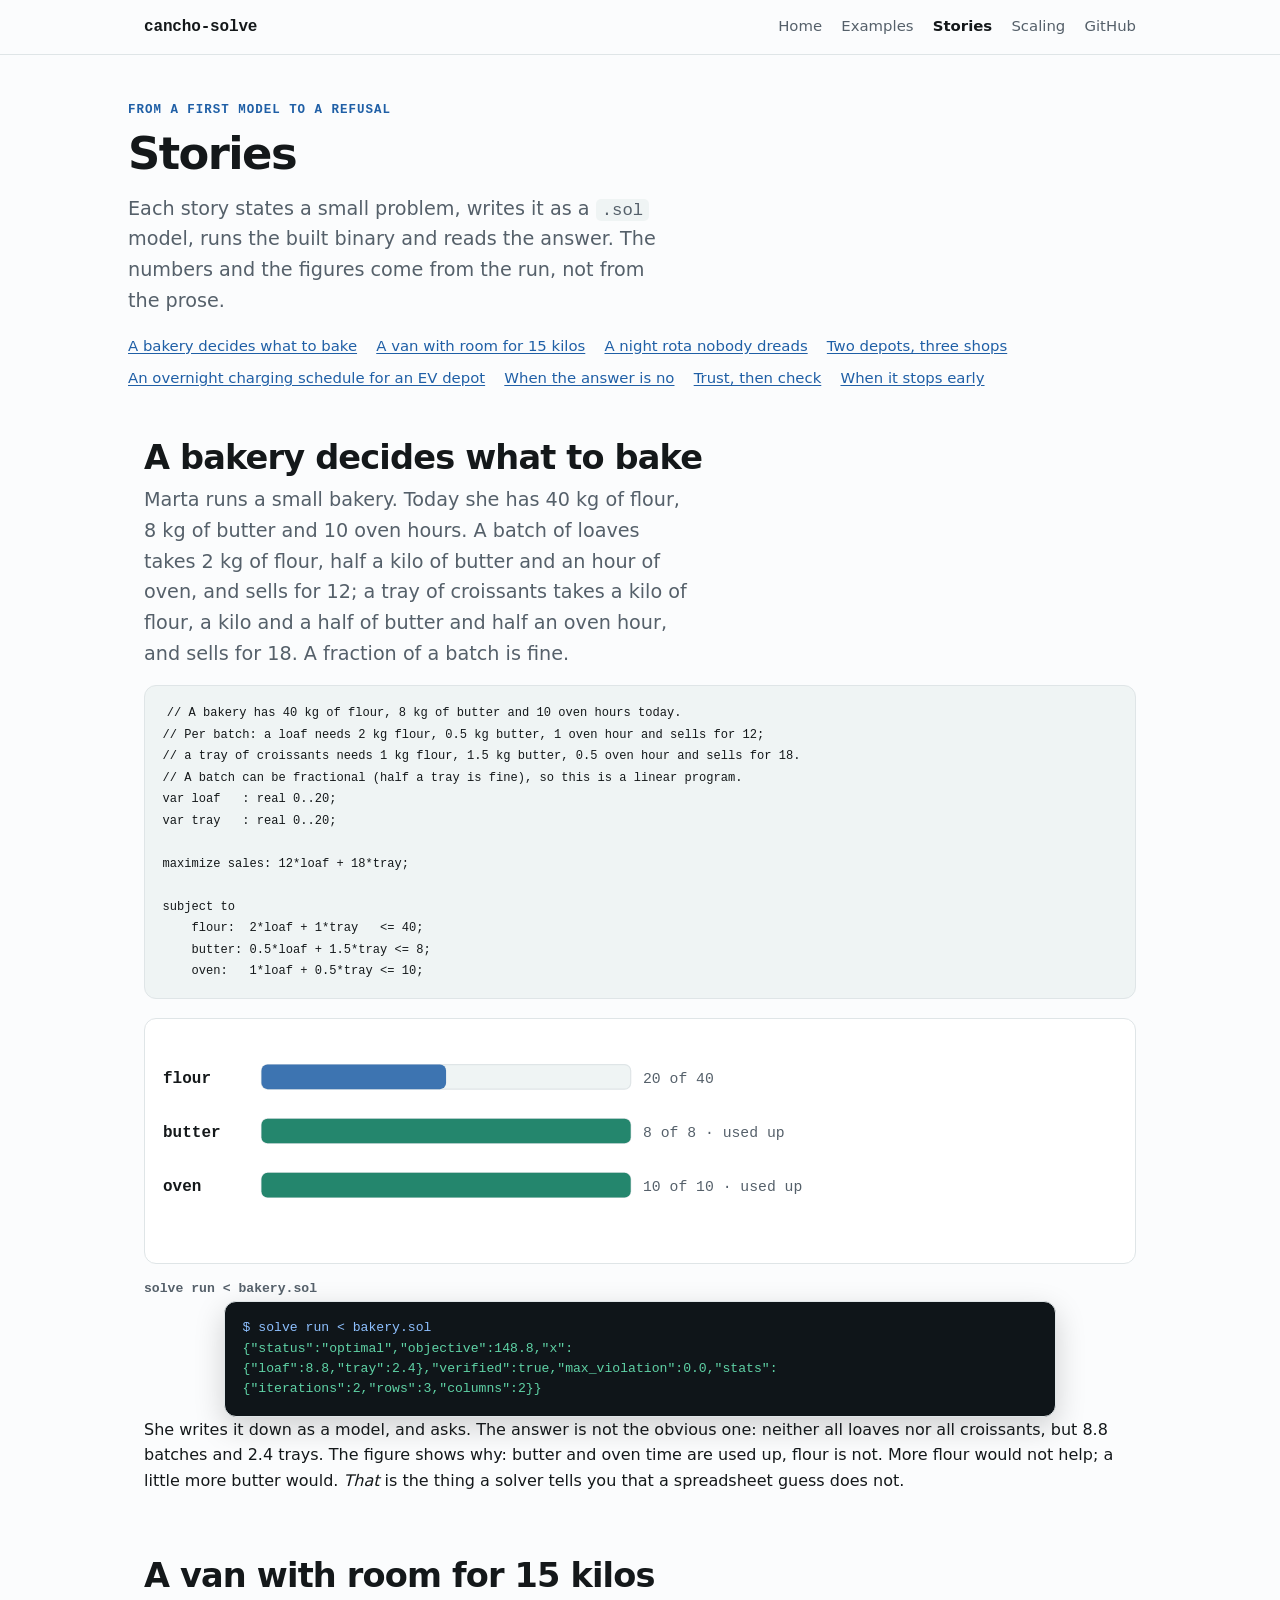
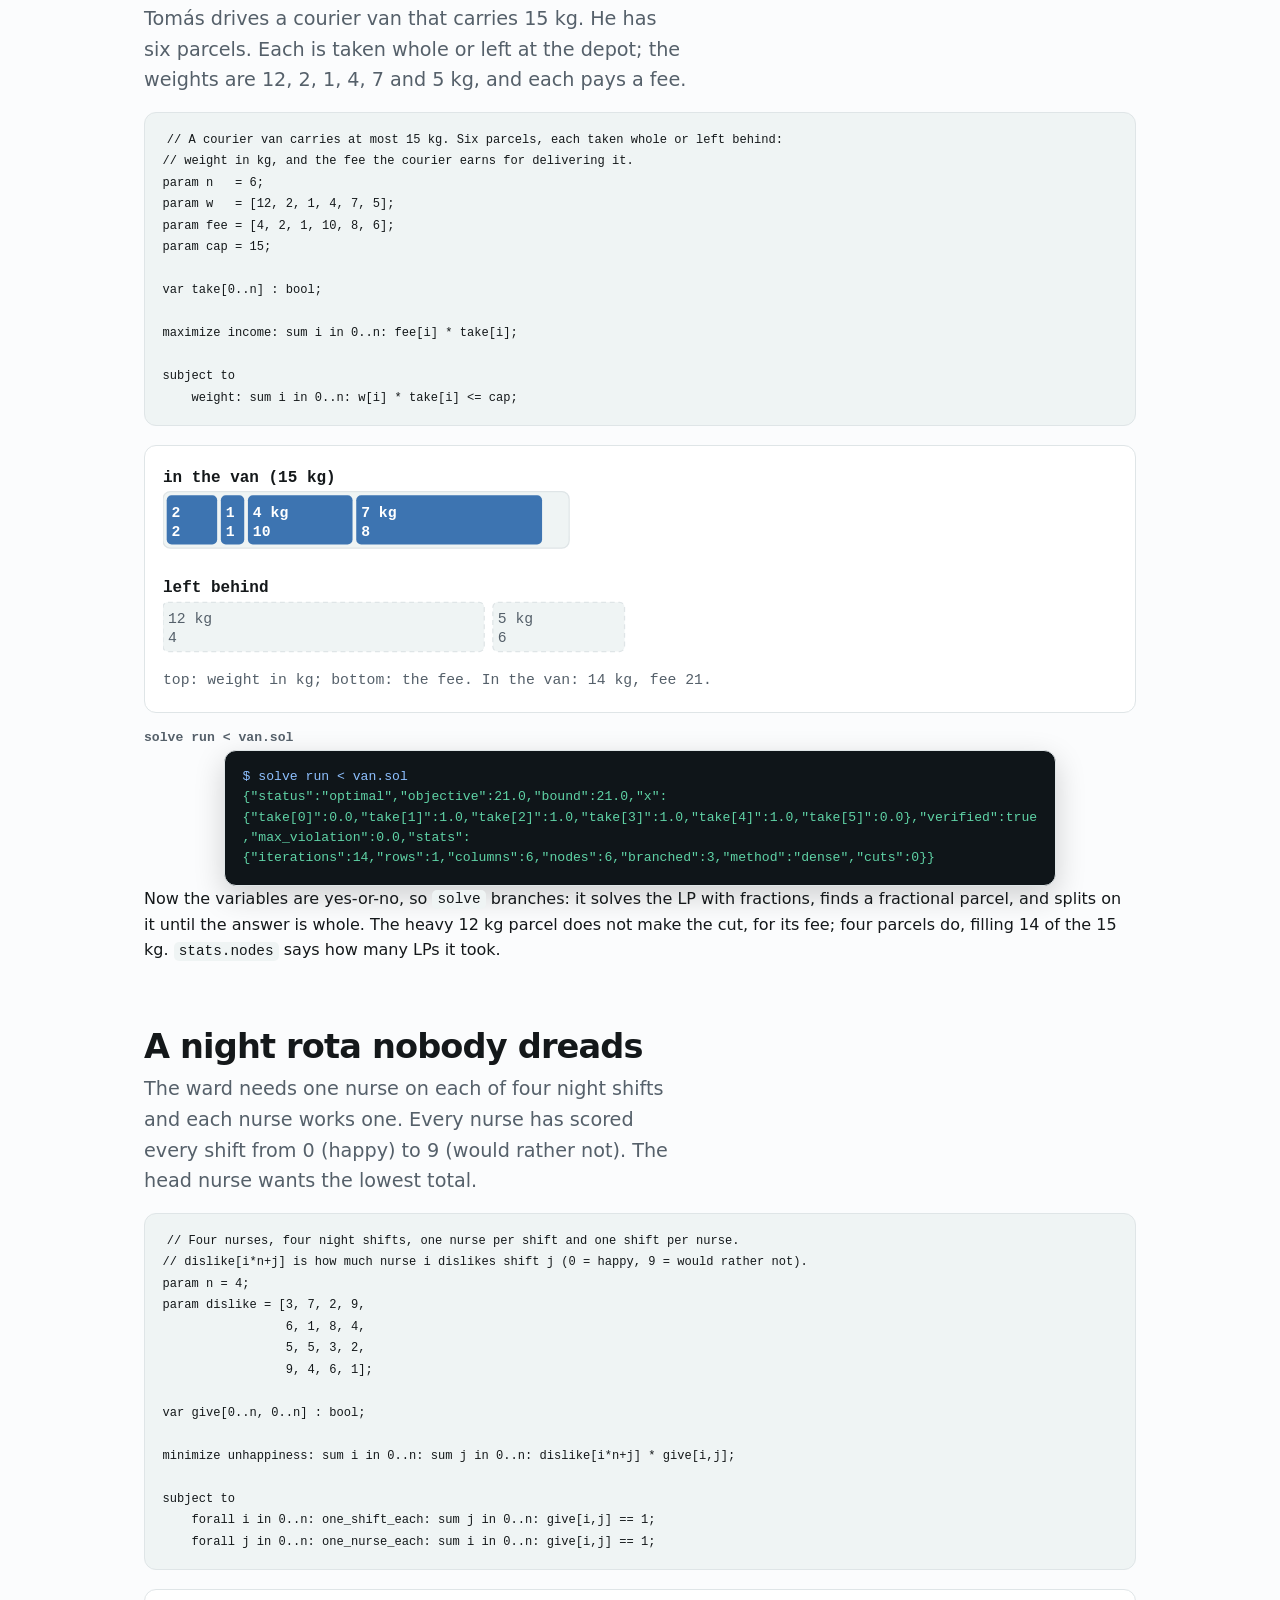
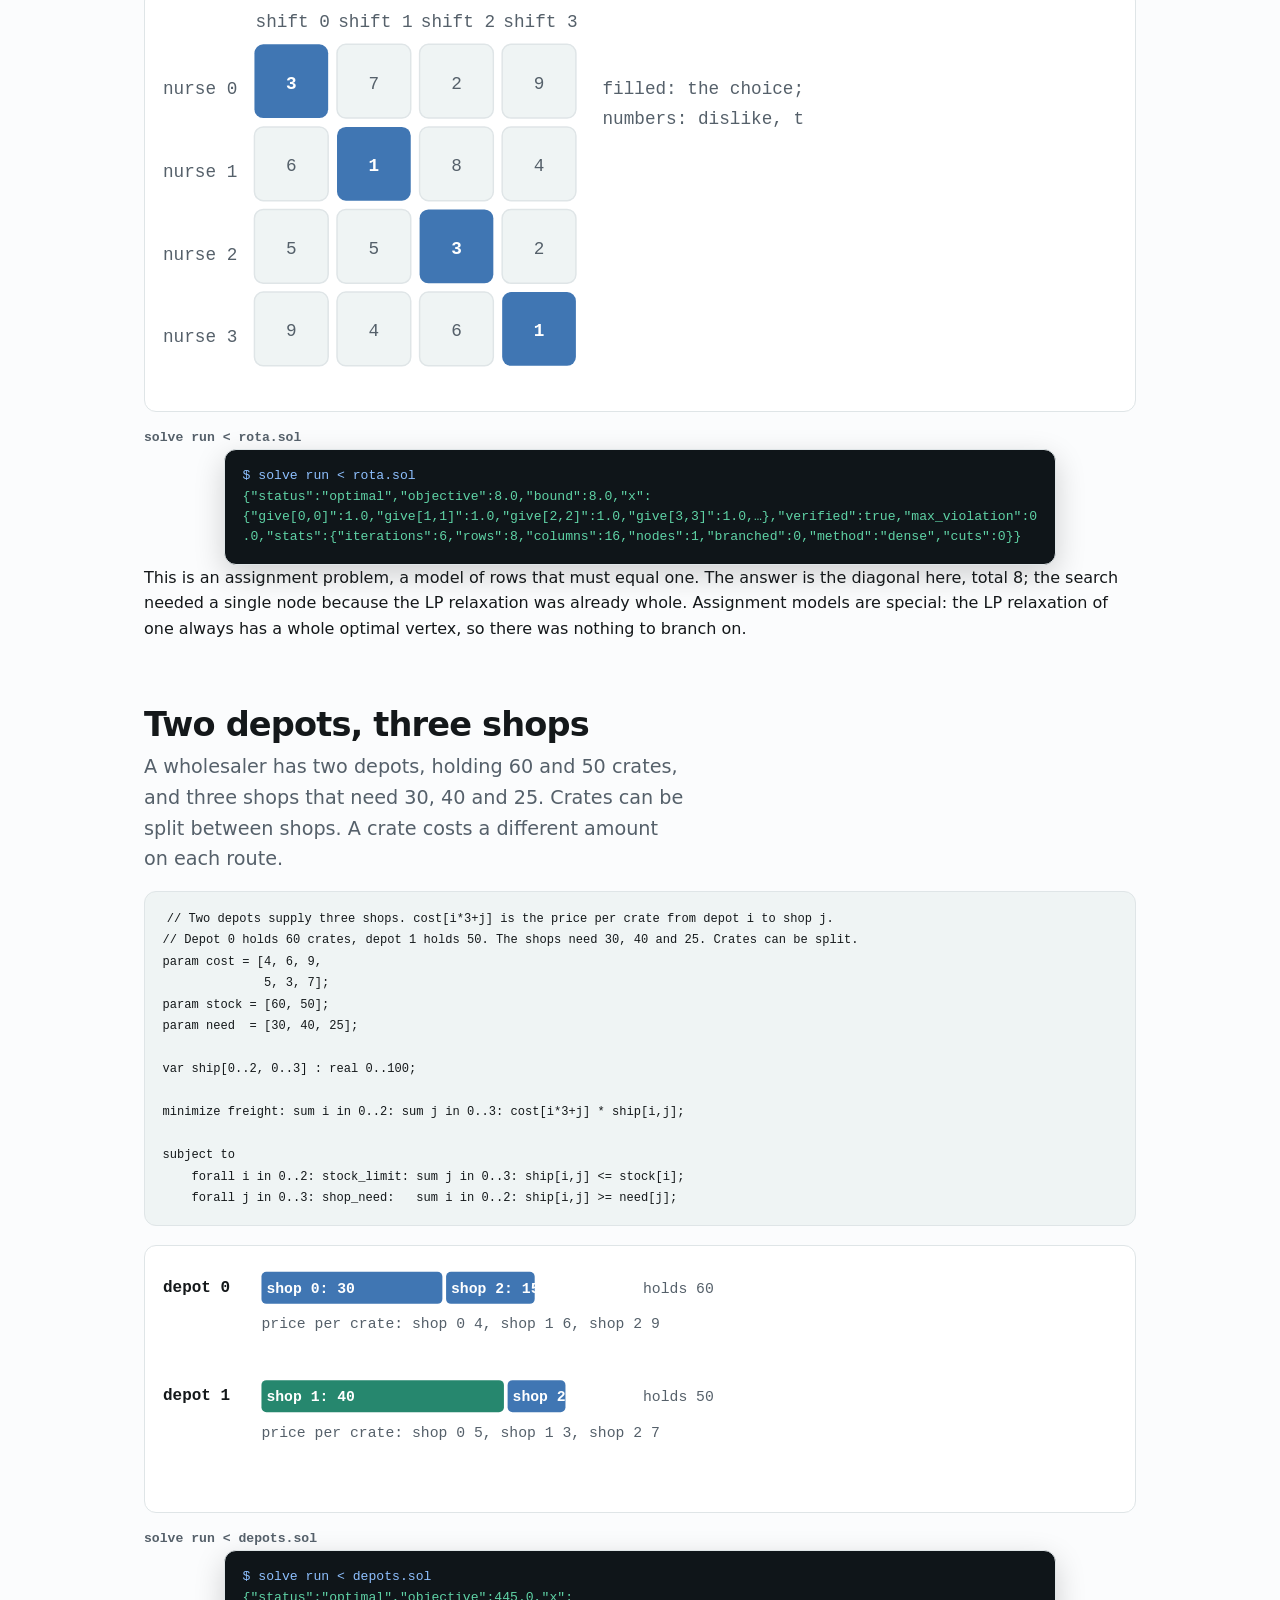
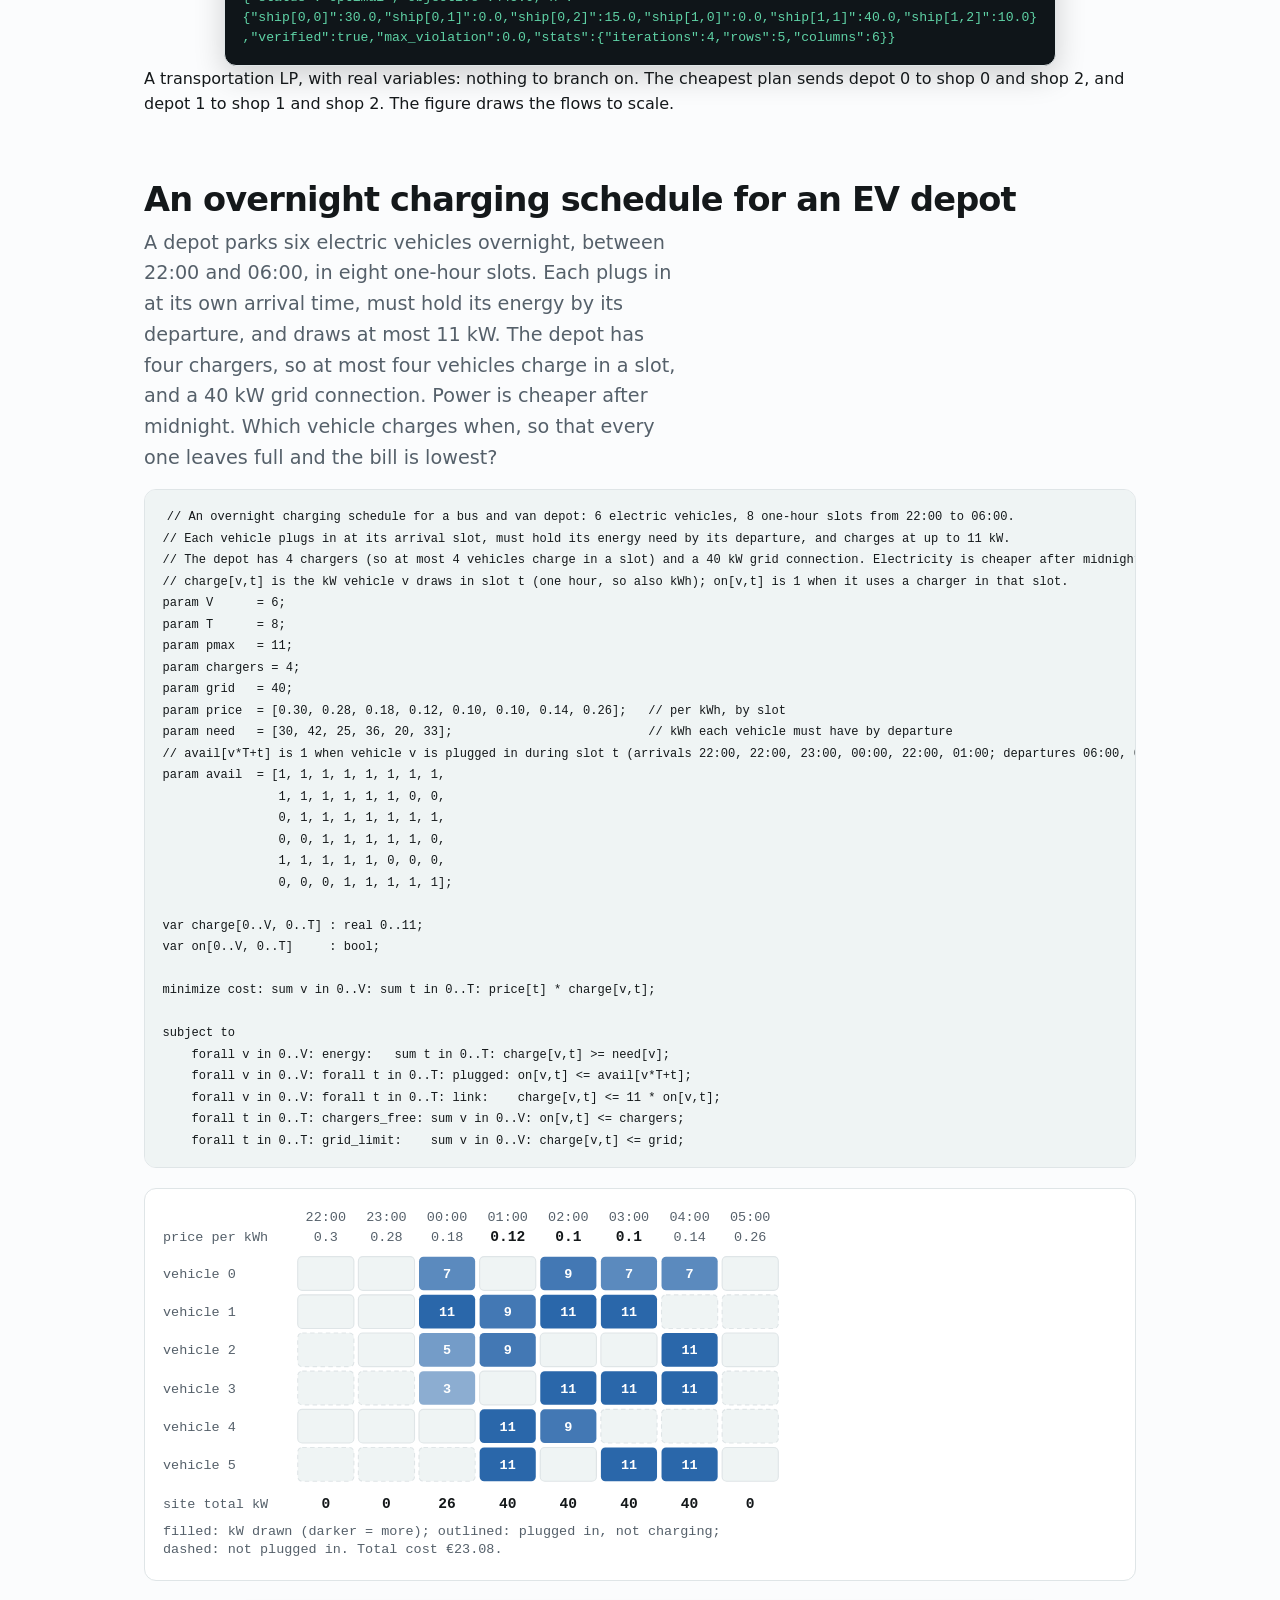
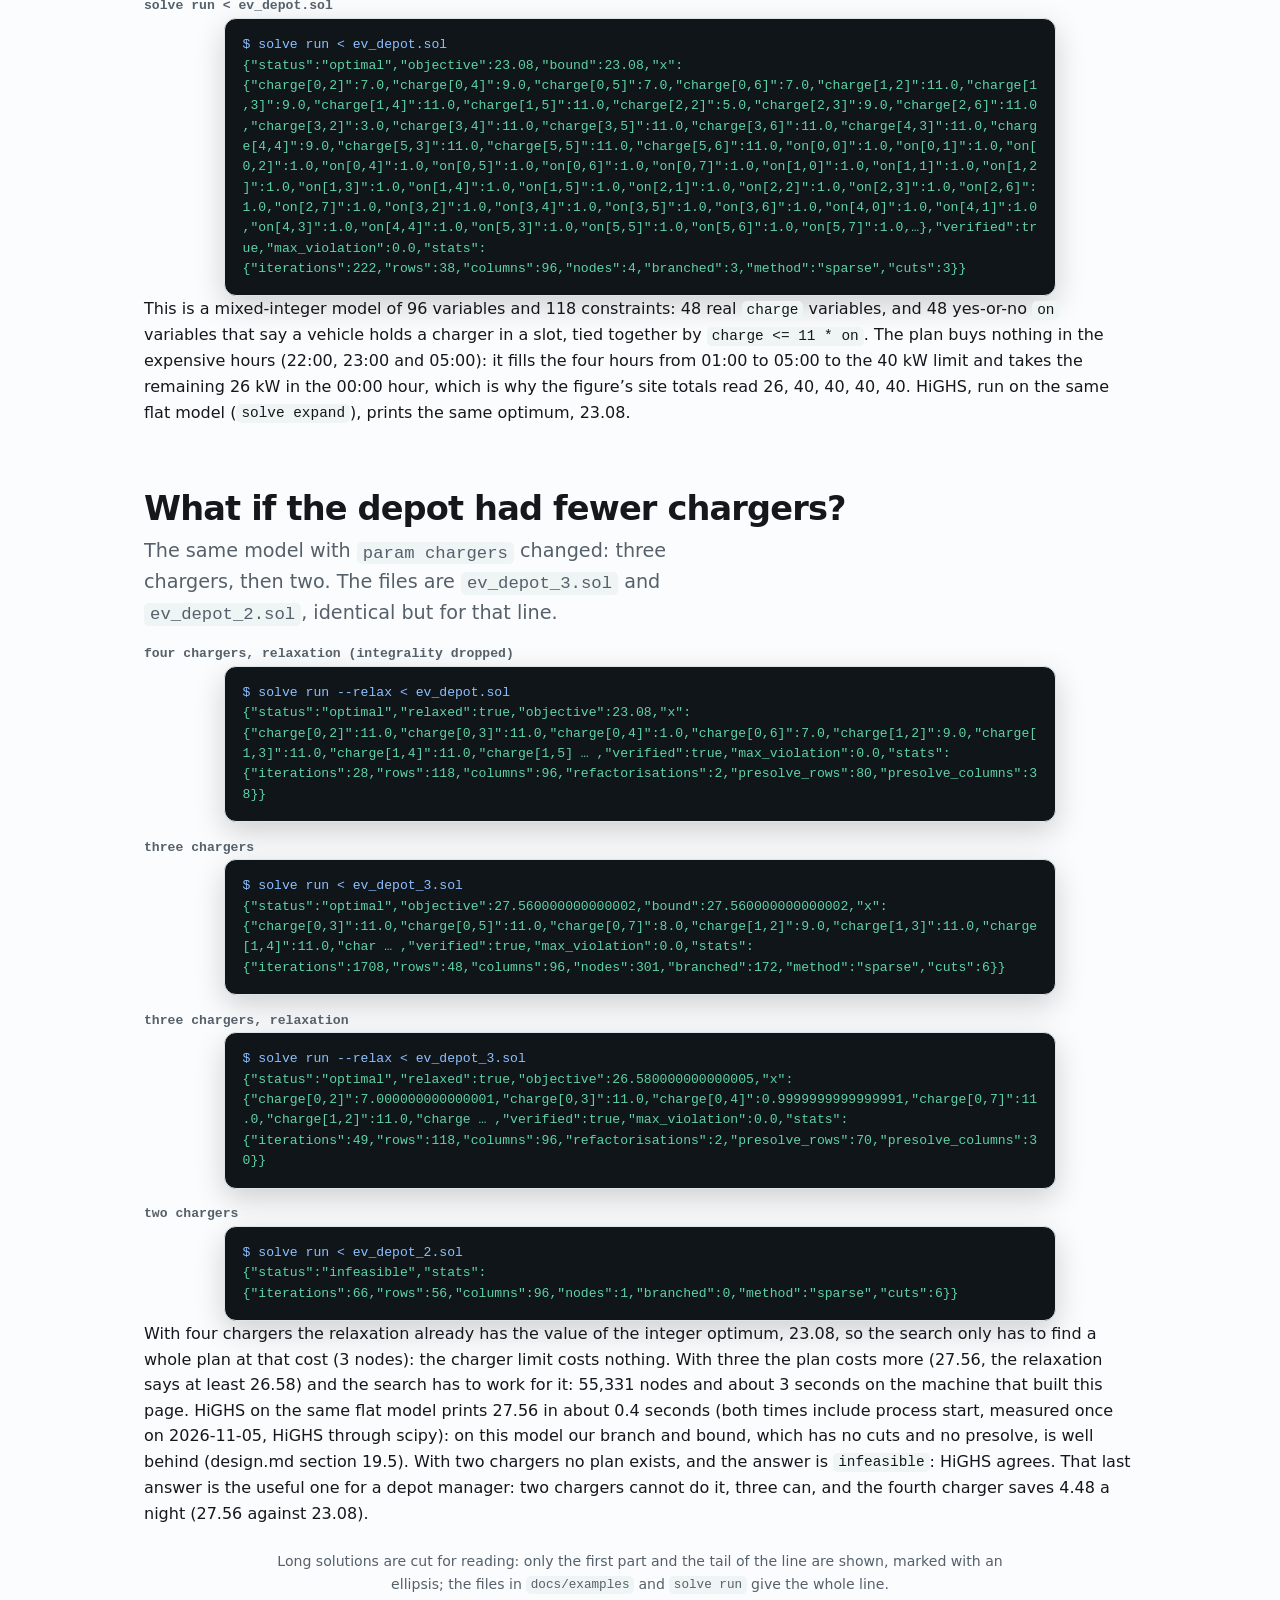
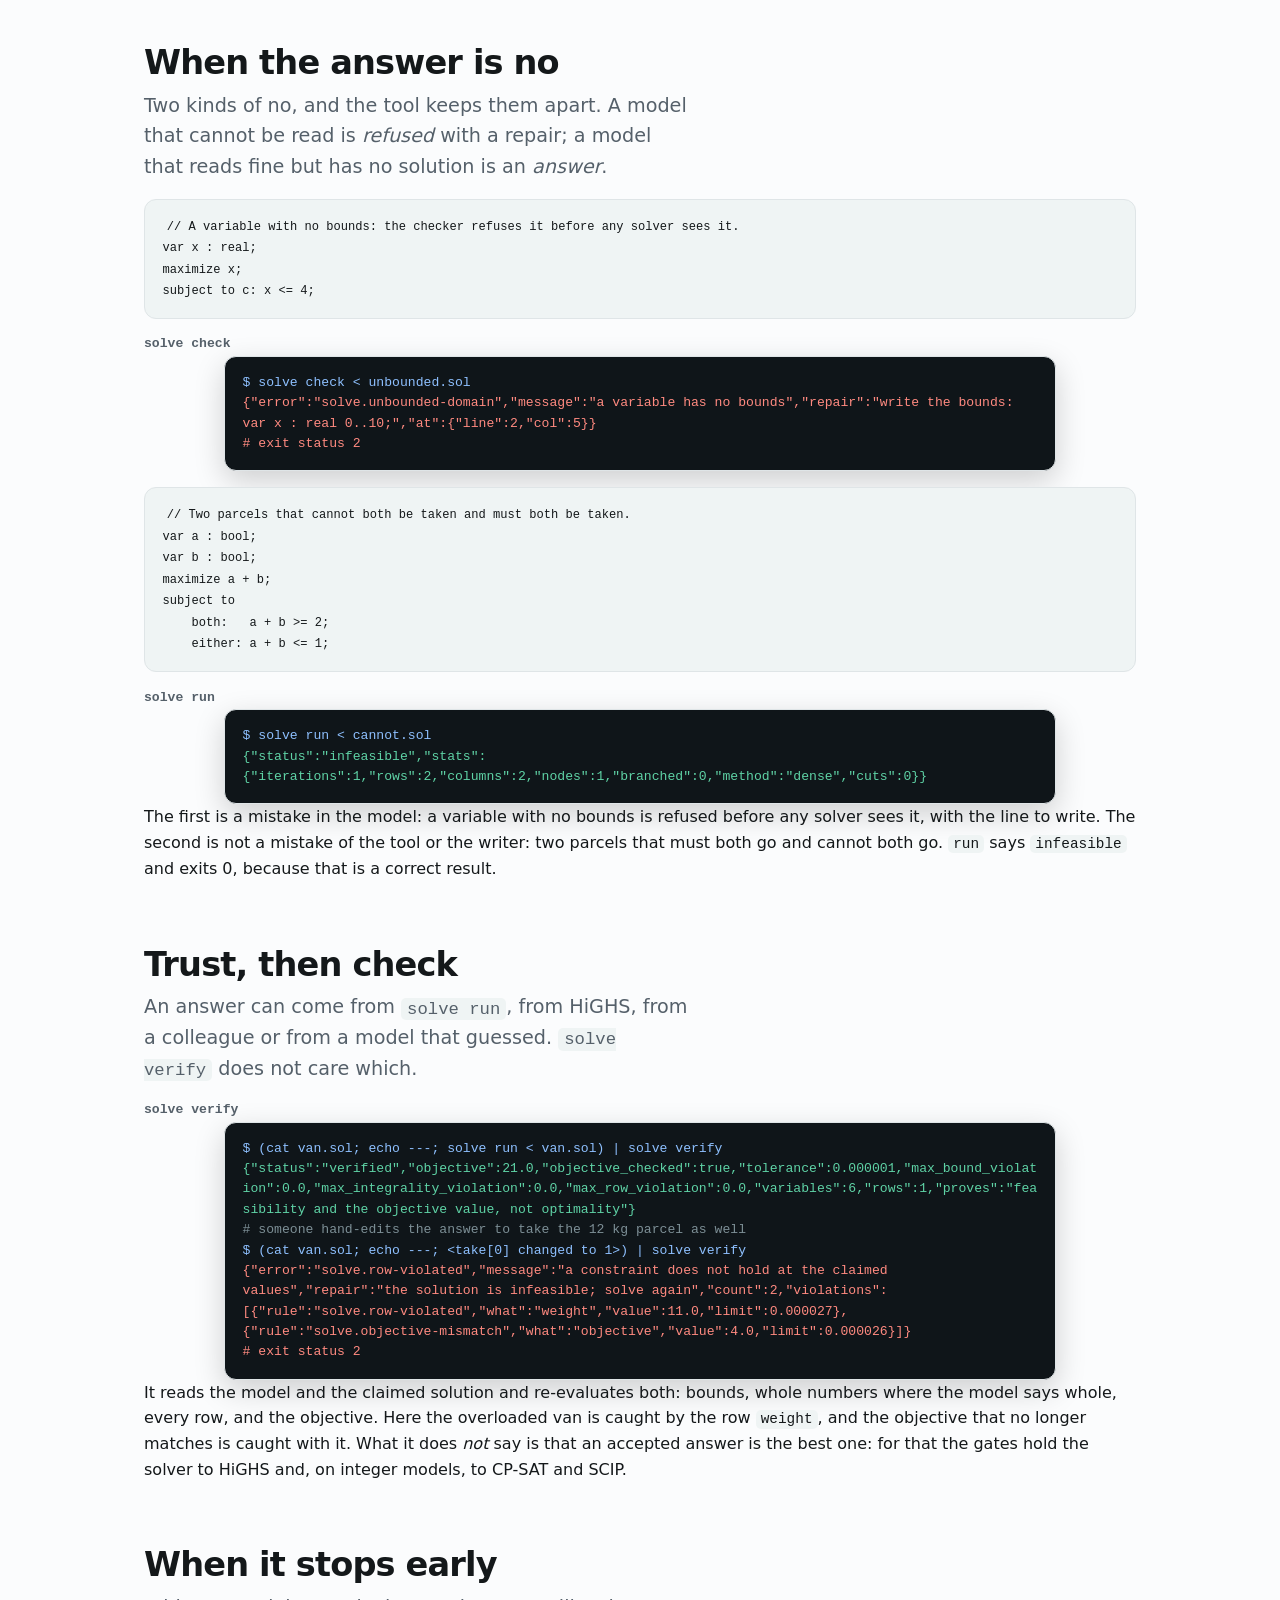
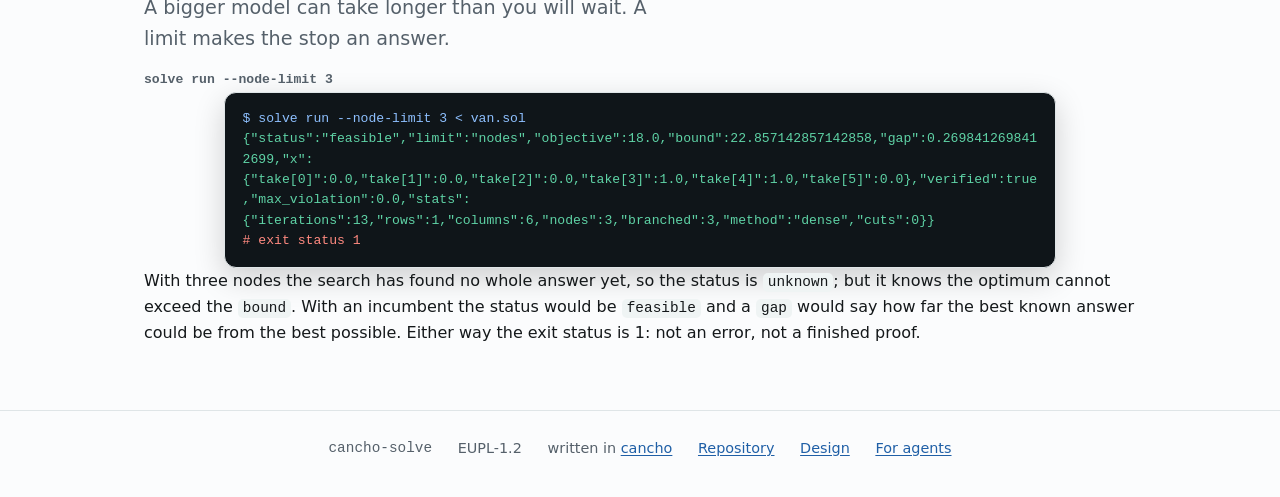
<file: docs/stories.html>
<!doctype html>
<html lang="en">
<!-- Written by scripts/site.py from real runs of the built `solve`. Do not edit by hand; run python3 scripts/site.py. -->
<head>
<meta charset="utf-8">
<meta name="viewport" content="width=device-width, initial-scale=1">
<title>cancho-solve stories: a bakery, a van, a rota, two depots, an EV depot and a refusal</title>
<meta name="description" content="Small problems written as models and solved by the built binary: every number and figure on the page is drawn from a real run.">
<link rel="canonical" href="https://alpibrusl.github.io/cancho-solve/stories.html">
<meta name="robots" content="index, follow">
<meta property="og:site_name" content="cancho-solve"><meta property="og:type" content="website"><meta property="og:title" content="cancho-solve stories: a bakery, a van, a rota, two depots, an EV depot and a refusal"><meta property="og:description" content="Small problems written as models and solved by the built binary: every number and figure on the page is drawn from a real run.">
<meta name="color-scheme" content="light dark">
<link rel="alternate" type="text/markdown" href="agents.md" title="cancho-solve, as an agent reads it">
<link rel="stylesheet" href="assets/site.css"><link rel="stylesheet" href="assets/home.css"><link rel="stylesheet" href="assets/solve.css">
</head>
<body class="">
<a class="skip" href="#main">Skip to content</a>
<header class="top"><div class="wrap">
  <a class="brand" href="./">cancho-solve</a>
  <nav aria-label="Site"><a href="index.html">Home</a><a href="examples.html">Examples</a><a href="stories.html" aria-current="page">Stories</a><a href="scaling.html">Scaling</a><a href="https://github.com/alpibrusl/cancho-solve">GitHub</a></nav>
</div></header>
<main id="main">
<div class="wrap pagehead"><p class="eyebrow">from a first model to a refusal</p><h1>Stories</h1><p class="lead">Each story states a small problem, writes it as a <code>.sol</code> model, runs the built binary and reads the answer. The numbers and the figures come from the run, not from the prose.</p>
<ul class="toc"><li><a href="#bakery">A bakery decides what to bake</a></li><li><a href="#van">A van with room for 15 kilos</a></li><li><a href="#rota">A night rota nobody dreads</a></li><li><a href="#depots">Two depots, three shops</a></li><li><a href="#ev">An overnight charging schedule for an EV depot</a></li><li><a href="#says-no">When the answer is no</a></li><li><a href="#trust">Trust, then check</a></li><li><a href="#stopped">When it stops early</a></li></ul></div>
<section class="sec story" id="bakery"><div class="wrap"><h2>A bakery decides what to bake</h2><p class="lead">Marta runs a small bakery. Today she has 40 kg of flour, 8 kg of butter and 10 oven hours. A batch of loaves takes 2 kg of flour, half a kilo of butter and an hour of oven, and sells for 12; a tray of croissants takes a kilo of flour, a kilo and a half of butter and half an oven hour, and sells for 18. A fraction of a batch is fine.</p><pre class="code" tabindex="0"><code>// A bakery has 40 kg of flour, 8 kg of butter and 10 oven hours today.
// Per batch: a loaf needs 2 kg flour, 0.5 kg butter, 1 oven hour and sells for 12;
// a tray of croissants needs 1 kg flour, 1.5 kg butter, 0.5 oven hour and sells for 18.
// A batch can be fractional (half a tray is fine), so this is a linear program.
var loaf   : real 0..20;
var tray   : real 0..20;

maximize sales: 12*loaf + 18*tray;

subject to
    flour:  2*loaf + 1*tray   &lt;= 40;
    butter: 0.5*loaf + 1.5*tray &lt;= 8;
    oven:   1*loaf + 0.5*tray &lt;= 10;</code></pre><div class="fig"><svg viewBox="0 0 520 172" role="img" aria-labelledby="fb-t"><title id="fb-t">Each resource used against what the bakery has; butter and oven are used up</title><text class="lb" x="0" y="39">flour</text><rect class="ft" x="80" y="24" width="300" height="20" rx="5"/><rect class="fb" x="80" y="24" width="150.0" height="20" rx="5"/><text class="tk" x="390" y="39">20 of 40</text><text class="lb" x="0" y="83">butter</text><rect class="ft" x="80" y="68" width="300" height="20" rx="5"/><rect class="fbf" x="80" y="68" width="300.0" height="20" rx="5"/><text class="tk" x="390" y="83">8 of 8 · used up</text><text class="lb" x="0" y="127">oven</text><rect class="ft" x="80" y="112" width="300" height="20" rx="5"/><rect class="fbf" x="80" y="112" width="300.0" height="20" rx="5"/><text class="tk" x="390" y="127">10 of 10 · used up</text></svg></div><div class="plabel">solve run &lt; bakery.sol</div><div class="replay"><pre class="screen" tabindex="0"><span class="a">$ solve run &lt; bakery.sol</span>
<span class="g">{"status":"optimal","objective":148.8,"x":{"loaf":8.8,"tray":2.4},"verified":true,"max_violation":0.0,"stats":{"iterations":2,"rows":3,"columns":2}}</span></pre></div><p>She writes it down as a model, and asks. The answer is not the obvious one: neither all loaves nor all croissants, but 8.8 batches and 2.4 trays. The figure shows why: butter and oven time are used up, flour is not. More flour would not help; a little more butter would. <em>That</em> is the thing a solver tells you that a spreadsheet guess does not.</p></div></section>
<section class="sec story" id="van"><div class="wrap"><h2>A van with room for 15 kilos</h2><p class="lead">Tomás drives a courier van that carries 15 kg. He has six parcels. Each is taken whole or left at the depot; the weights are 12, 2, 1, 4, 7 and 5 kg, and each pays a fee.</p><pre class="code" tabindex="0"><code>// A courier van carries at most 15 kg. Six parcels, each taken whole or left behind:
// weight in kg, and the fee the courier earns for delivering it.
param n   = 6;
param w   = [12, 2, 1, 4, 7, 5];
param fee = [4, 2, 1, 10, 8, 6];
param cap = 15;

var take[0..n] : bool;

maximize income: sum i in 0..n: fee[i] * take[i];

subject to
    weight: sum i in 0..n: w[i] * take[i] &lt;= cap;</code></pre><div class="fig"><svg viewBox="0 0 520 190" role="img" aria-labelledby="fv-t"><title id="fv-t">The parcels in the van and the parcels left behind, drawn to weight</title><text class="lb" x="0" y="16">in the van (15 kg)</text><rect class="ft" x="0" y="24" width="330" height="46" rx="6"/><rect class="fb" x="3.0" y="27" width="41.0" height="40" rx="4"/><text class="in" x="7.0" y="45">2</text><text class="in" x="7.0" y="60">2</text><rect class="fb" x="47.0" y="27" width="19.0" height="40" rx="4"/><text class="in" x="51.0" y="45">1</text><text class="in" x="51.0" y="60">1</text><rect class="fb" x="69.0" y="27" width="85.0" height="40" rx="4"/><text class="in" x="73.0" y="45">4 kg</text><text class="in" x="73.0" y="60">10</text><rect class="fb" x="157.0" y="27" width="151.0" height="40" rx="4"/><text class="in" x="161.0" y="45">7 kg</text><text class="in" x="161.0" y="60">8</text><text class="lb" x="0" y="106">left behind</text><rect class="fo" x="0.0" y="114" width="261.0" height="40" rx="4"/><text class="tk" x="4.0" y="131">12 kg</text><text class="tk" x="4.0" y="146">4</text><rect class="fo" x="268.0" y="114" width="107.0" height="40" rx="4"/><text class="tk" x="272.0" y="131">5 kg</text><text class="tk" x="272.0" y="146">6</text><text class="tk" x="0" y="180">top: weight in kg; bottom: the fee. In the van: 14 kg, fee 21.</text></svg></div><div class="plabel">solve run &lt; van.sol</div><div class="replay"><pre class="screen" tabindex="0"><span class="a">$ solve run &lt; van.sol</span>
<span class="g">{"status":"optimal","objective":21.0,"bound":21.0,"x":{"take[0]":0.0,"take[1]":1.0,"take[2]":1.0,"take[3]":1.0,"take[4]":1.0,"take[5]":0.0},"verified":true,"max_violation":0.0,"stats":{"iterations":14,"rows":1,"columns":6,"nodes":6,"branched":3,"method":"dense","cuts":0}}</span></pre></div><p>Now the variables are yes-or-no, so <code>solve</code> branches: it solves the LP with fractions, finds a fractional parcel, and splits on it until the answer is whole. The heavy 12 kg parcel does not make the cut, for its fee; four parcels do, filling 14 of the 15 kg. <code>stats.nodes</code> says how many LPs it took.</p></div></section>
<section class="sec story" id="rota"><div class="wrap"><h2>A night rota nobody dreads</h2><p class="lead">The ward needs one nurse on each of four night shifts and each nurse works one. Every nurse has scored every shift from 0 (happy) to 9 (would rather not). The head nurse wants the lowest total.</p><pre class="code" tabindex="0"><code>// Four nurses, four night shifts, one nurse per shift and one shift per nurse.
// dislike[i*n+j] is how much nurse i dislikes shift j (0 = happy, 9 = would rather not).
param n = 4;
param dislike = [3, 7, 2, 9,
                 6, 1, 8, 4,
                 5, 5, 3, 2,
                 9, 4, 6, 1];

var give[0..n, 0..n] : bool;

minimize unhappiness: sum i in 0..n: sum j in 0..n: dislike[i*n+j] * give[i,j];

subject to
    forall i in 0..n: one_shift_each: sum j in 0..n: give[i,j] == 1;
    forall j in 0..n: one_nurse_each: sum i in 0..n: give[i,j] == 1;</code></pre><div class="fig"><svg viewBox="0 0 434 264" role="img" aria-labelledby="fr-t"><title id="fr-t">Who works which shift: the chosen cells are filled</title><text class="tk" x="88" y="14" text-anchor="middle">shift 0</text><text class="tk" x="144" y="14" text-anchor="middle">shift 1</text><text class="tk" x="200" y="14" text-anchor="middle">shift 2</text><text class="tk" x="256" y="14" text-anchor="middle">shift 3</text><text class="tk" x="0" y="60">nurse 0</text><rect class="fb" x="62" y="26" width="50" height="50" rx="6"/><text class="in" x="87" y="56" text-anchor="middle">3</text><rect class="ft" x="118" y="26" width="50" height="50" rx="6"/><text class="tk" x="143" y="56" text-anchor="middle">7</text><rect class="ft" x="174" y="26" width="50" height="50" rx="6"/><text class="tk" x="199" y="56" text-anchor="middle">2</text><rect class="ft" x="230" y="26" width="50" height="50" rx="6"/><text class="tk" x="255" y="56" text-anchor="middle">9</text><text class="tk" x="0" y="116">nurse 1</text><rect class="ft" x="62" y="82" width="50" height="50" rx="6"/><text class="tk" x="87" y="112" text-anchor="middle">6</text><rect class="fb" x="118" y="82" width="50" height="50" rx="6"/><text class="in" x="143" y="112" text-anchor="middle">1</text><rect class="ft" x="174" y="82" width="50" height="50" rx="6"/><text class="tk" x="199" y="112" text-anchor="middle">8</text><rect class="ft" x="230" y="82" width="50" height="50" rx="6"/><text class="tk" x="255" y="112" text-anchor="middle">4</text><text class="tk" x="0" y="172">nurse 2</text><rect class="ft" x="62" y="138" width="50" height="50" rx="6"/><text class="tk" x="87" y="168" text-anchor="middle">5</text><rect class="ft" x="118" y="138" width="50" height="50" rx="6"/><text class="tk" x="143" y="168" text-anchor="middle">5</text><rect class="fb" x="174" y="138" width="50" height="50" rx="6"/><text class="in" x="199" y="168" text-anchor="middle">3</text><rect class="ft" x="230" y="138" width="50" height="50" rx="6"/><text class="tk" x="255" y="168" text-anchor="middle">2</text><text class="tk" x="0" y="228">nurse 3</text><rect class="ft" x="62" y="194" width="50" height="50" rx="6"/><text class="tk" x="87" y="224" text-anchor="middle">9</text><rect class="ft" x="118" y="194" width="50" height="50" rx="6"/><text class="tk" x="143" y="224" text-anchor="middle">4</text><rect class="ft" x="174" y="194" width="50" height="50" rx="6"/><text class="tk" x="199" y="224" text-anchor="middle">6</text><rect class="fb" x="230" y="194" width="50" height="50" rx="6"/><text class="in" x="255" y="224" text-anchor="middle">1</text><text class="tk" x="298" y="60">filled: the choice;</text><text class="tk" x="298" y="80">numbers: dislike, total 8</text></svg></div><div class="plabel">solve run &lt; rota.sol</div><div class="replay"><pre class="screen" tabindex="0"><span class="a">$ solve run &lt; rota.sol</span>
<span class="g">{"status":"optimal","objective":8.0,"bound":8.0,"x":{"give[0,0]":1.0,"give[1,1]":1.0,"give[2,2]":1.0,"give[3,3]":1.0,…},"verified":true,"max_violation":0.0,"stats":{"iterations":6,"rows":8,"columns":16,"nodes":1,"branched":0,"method":"dense","cuts":0}}</span></pre></div><p>This is an assignment problem, a model of rows that must equal one. The answer is the diagonal here, total 8; the search needed a single node because the LP relaxation was already whole. Assignment models are special: the LP relaxation of one always has a whole optimal vertex, so there was nothing to branch on.</p></div></section>
<section class="sec story" id="depots"><div class="wrap"><h2>Two depots, three shops</h2><p class="lead">A wholesaler has two depots, holding 60 and 50 crates, and three shops that need 30, 40 and 25. Crates can be split between shops. A crate costs a different amount on each route.</p><pre class="code" tabindex="0"><code>// Two depots supply three shops. cost[i*3+j] is the price per crate from depot i to shop j.
// Depot 0 holds 60 crates, depot 1 holds 50. The shops need 30, 40 and 25. Crates can be split.
param cost = [4, 6, 9,
              5, 3, 7];
param stock = [60, 50];
param need  = [30, 40, 25];

var ship[0..2, 0..3] : real 0..100;

minimize freight: sum i in 0..2: sum j in 0..3: cost[i*3+j] * ship[i,j];

subject to
    forall i in 0..2: stock_limit: sum j in 0..3: ship[i,j] &lt;= stock[i];
    forall j in 0..3: shop_need:   sum i in 0..2: ship[i,j] &gt;= need[j];</code></pre><div class="fig"><svg viewBox="0 0 520 190" role="img" aria-labelledby="fd-t"><title id="fd-t">Crates shipped from each depot to each shop, as bars; the second depot ships to two shops</title><text class="lb" x="0" y="24">depot 0</text><rect class="fb" x="80.0" y="8" width="147.0" height="26" rx="4"/><text class="in" x="84.0" y="25">shop 0: 30</text><rect class="fb" x="230.0" y="8" width="72.0" height="26" rx="4"/><text class="in" x="234.0" y="25">shop 2: 15</text><text class="tk" x="390" y="25">holds 60</text><text class="tk" x="80" y="54">price per crate: shop 0 4, shop 1 6, shop 2 9</text><text class="lb" x="0" y="112">depot 1</text><rect class="fbf" x="80.0" y="96" width="197.0" height="26" rx="4"/><text class="in" x="84.0" y="113">shop 1: 40</text><rect class="fb" x="280.0" y="96" width="47.0" height="26" rx="4"/><text class="in" x="284.0" y="113">shop 2: 10</text><text class="tk" x="390" y="113">holds 50</text><text class="tk" x="80" y="142">price per crate: shop 0 5, shop 1 3, shop 2 7</text></svg></div><div class="plabel">solve run &lt; depots.sol</div><div class="replay"><pre class="screen" tabindex="0"><span class="a">$ solve run &lt; depots.sol</span>
<span class="g">{"status":"optimal","objective":445.0,"x":{"ship[0,0]":30.0,"ship[0,1]":0.0,"ship[0,2]":15.0,"ship[1,0]":0.0,"ship[1,1]":40.0,"ship[1,2]":10.0},"verified":true,"max_violation":0.0,"stats":{"iterations":4,"rows":5,"columns":6}}</span></pre></div><p>A transportation LP, with real variables: nothing to branch on. The cheapest plan sends depot 0 to shop 0 and shop 2, and depot 1 to shop 1 and shop 2. The figure draws the flows to scale.</p></div></section>
<section class="sec story" id="ev"><div class="wrap"><h2>An overnight charging schedule for an EV depot</h2><p class="lead">A depot parks six electric vehicles overnight, between 22:00 and 06:00, in eight one-hour slots. Each plugs in at its own arrival time, must hold its energy by its departure, and draws at most 11 kW. The depot has four chargers, so at most four vehicles charge in a slot, and a 40 kW grid connection. Power is cheaper after midnight. Which vehicle charges when, so that every one leaves full and the bill is lowest?</p><pre class="code" tabindex="0"><code>// An overnight charging schedule for a bus and van depot: 6 electric vehicles, 8 one-hour slots from 22:00 to 06:00.
// Each vehicle plugs in at its arrival slot, must hold its energy need by its departure, and charges at up to 11 kW.
// The depot has 4 chargers (so at most 4 vehicles charge in a slot) and a 40 kW grid connection. Electricity is cheaper after midnight.
// charge[v,t] is the kW vehicle v draws in slot t (one hour, so also kWh); on[v,t] is 1 when it uses a charger in that slot.
param V      = 6;
param T      = 8;
param pmax   = 11;
param chargers = 4;
param grid   = 40;
param price  = [0.30, 0.28, 0.18, 0.12, 0.10, 0.10, 0.14, 0.26];   // per kWh, by slot
param need   = [30, 42, 25, 36, 20, 33];                           // kWh each vehicle must have by departure
// avail[v*T+t] is 1 when vehicle v is plugged in during slot t (arrivals 22:00, 22:00, 23:00, 00:00, 22:00, 01:00; departures 06:00, 04:00, 06:00, 05:00, 03:00, 06:00)
param avail  = [1, 1, 1, 1, 1, 1, 1, 1,
                1, 1, 1, 1, 1, 1, 0, 0,
                0, 1, 1, 1, 1, 1, 1, 1,
                0, 0, 1, 1, 1, 1, 1, 0,
                1, 1, 1, 1, 1, 0, 0, 0,
                0, 0, 0, 1, 1, 1, 1, 1];

var charge[0..V, 0..T] : real 0..11;
var on[0..V, 0..T]     : bool;

minimize cost: sum v in 0..V: sum t in 0..T: price[t] * charge[v,t];

subject to
    forall v in 0..V: energy:   sum t in 0..T: charge[v,t] &gt;= need[v];
    forall v in 0..V: forall t in 0..T: plugged: on[v,t] &lt;= avail[v*T+t];
    forall v in 0..V: forall t in 0..T: link:    charge[v,t] &lt;= 11 * on[v,t];
    forall t in 0..T: chargers_free: sum v in 0..V: on[v,t] &lt;= chargers;
    forall t in 0..T: grid_limit:    sum v in 0..V: charge[v,t] &lt;= grid;</code></pre><div class="fig"><svg viewBox="0 0 570 320" role="img" aria-labelledby="fe-t"><title id="fe-t">Power drawn by each vehicle in each hour of the night, against the price of the hour; most charging falls in the cheap hours after midnight</title><text class="tk" x="145" y="14" text-anchor="middle">22:00</text><text class="tk" x="145" y="32" text-anchor="middle">0.3</text><text class="tk" x="199" y="14" text-anchor="middle">23:00</text><text class="tk" x="199" y="32" text-anchor="middle">0.28</text><text class="tk" x="253" y="14" text-anchor="middle">00:00</text><text class="tk" x="253" y="32" text-anchor="middle">0.18</text><text class="tk" x="307" y="14" text-anchor="middle">01:00</text><text class="lb" x="307" y="32" text-anchor="middle">0.12</text><text class="tk" x="361" y="14" text-anchor="middle">02:00</text><text class="lb" x="361" y="32" text-anchor="middle">0.1</text><text class="tk" x="415" y="14" text-anchor="middle">03:00</text><text class="lb" x="415" y="32" text-anchor="middle">0.1</text><text class="tk" x="469" y="14" text-anchor="middle">04:00</text><text class="tk" x="469" y="32" text-anchor="middle">0.14</text><text class="tk" x="523" y="14" text-anchor="middle">05:00</text><text class="tk" x="523" y="32" text-anchor="middle">0.26</text><text class="tk" x="0" y="32">price per kWh</text><text class="tk" x="0" y="65">vehicle 0</text><rect class="ft" x="120" y="46" width="50" height="30" rx="4"/><rect class="ft" x="174" y="46" width="50" height="30" rx="4"/><rect class="fb" style="opacity:0.73" x="228" y="46" width="50" height="30" rx="4"/><text class="in" x="253" y="65" text-anchor="middle">7</text><rect class="ft" x="282" y="46" width="50" height="30" rx="4"/><rect class="fb" style="opacity:0.84" x="336" y="46" width="50" height="30" rx="4"/><text class="in" x="361" y="65" text-anchor="middle">9</text><rect class="fb" style="opacity:0.73" x="390" y="46" width="50" height="30" rx="4"/><text class="in" x="415" y="65" text-anchor="middle">7</text><rect class="fb" style="opacity:0.73" x="444" y="46" width="50" height="30" rx="4"/><text class="in" x="469" y="65" text-anchor="middle">7</text><rect class="ft" x="498" y="46" width="50" height="30" rx="4"/><text class="tk" x="0" y="99">vehicle 1</text><rect class="ft" x="120" y="80" width="50" height="30" rx="4"/><rect class="ft" x="174" y="80" width="50" height="30" rx="4"/><rect class="fb" style="opacity:0.95" x="228" y="80" width="50" height="30" rx="4"/><text class="in" x="253" y="99" text-anchor="middle">11</text><rect class="fb" style="opacity:0.84" x="282" y="80" width="50" height="30" rx="4"/><text class="in" x="307" y="99" text-anchor="middle">9</text><rect class="fb" style="opacity:0.95" x="336" y="80" width="50" height="30" rx="4"/><text class="in" x="361" y="99" text-anchor="middle">11</text><rect class="fb" style="opacity:0.95" x="390" y="80" width="50" height="30" rx="4"/><text class="in" x="415" y="99" text-anchor="middle">11</text><rect class="fo" x="444" y="80" width="50" height="30" rx="4"/><rect class="fo" x="498" y="80" width="50" height="30" rx="4"/><text class="tk" x="0" y="133">vehicle 2</text><rect class="fo" x="120" y="114" width="50" height="30" rx="4"/><rect class="ft" x="174" y="114" width="50" height="30" rx="4"/><rect class="fb" style="opacity:0.62" x="228" y="114" width="50" height="30" rx="4"/><text class="in" x="253" y="133" text-anchor="middle">5</text><rect class="fb" style="opacity:0.84" x="282" y="114" width="50" height="30" rx="4"/><text class="in" x="307" y="133" text-anchor="middle">9</text><rect class="ft" x="336" y="114" width="50" height="30" rx="4"/><rect class="ft" x="390" y="114" width="50" height="30" rx="4"/><rect class="fb" style="opacity:0.95" x="444" y="114" width="50" height="30" rx="4"/><text class="in" x="469" y="133" text-anchor="middle">11</text><rect class="ft" x="498" y="114" width="50" height="30" rx="4"/><text class="tk" x="0" y="167">vehicle 3</text><rect class="fo" x="120" y="148" width="50" height="30" rx="4"/><rect class="fo" x="174" y="148" width="50" height="30" rx="4"/><rect class="fb" style="opacity:0.51" x="228" y="148" width="50" height="30" rx="4"/><text class="in" x="253" y="167" text-anchor="middle">3</text><rect class="ft" x="282" y="148" width="50" height="30" rx="4"/><rect class="fb" style="opacity:0.95" x="336" y="148" width="50" height="30" rx="4"/><text class="in" x="361" y="167" text-anchor="middle">11</text><rect class="fb" style="opacity:0.95" x="390" y="148" width="50" height="30" rx="4"/><text class="in" x="415" y="167" text-anchor="middle">11</text><rect class="fb" style="opacity:0.95" x="444" y="148" width="50" height="30" rx="4"/><text class="in" x="469" y="167" text-anchor="middle">11</text><rect class="fo" x="498" y="148" width="50" height="30" rx="4"/><text class="tk" x="0" y="201">vehicle 4</text><rect class="ft" x="120" y="182" width="50" height="30" rx="4"/><rect class="ft" x="174" y="182" width="50" height="30" rx="4"/><rect class="ft" x="228" y="182" width="50" height="30" rx="4"/><rect class="fb" style="opacity:0.95" x="282" y="182" width="50" height="30" rx="4"/><text class="in" x="307" y="201" text-anchor="middle">11</text><rect class="fb" style="opacity:0.84" x="336" y="182" width="50" height="30" rx="4"/><text class="in" x="361" y="201" text-anchor="middle">9</text><rect class="fo" x="390" y="182" width="50" height="30" rx="4"/><rect class="fo" x="444" y="182" width="50" height="30" rx="4"/><rect class="fo" x="498" y="182" width="50" height="30" rx="4"/><text class="tk" x="0" y="235">vehicle 5</text><rect class="fo" x="120" y="216" width="50" height="30" rx="4"/><rect class="fo" x="174" y="216" width="50" height="30" rx="4"/><rect class="fo" x="228" y="216" width="50" height="30" rx="4"/><rect class="fb" style="opacity:0.95" x="282" y="216" width="50" height="30" rx="4"/><text class="in" x="307" y="235" text-anchor="middle">11</text><rect class="ft" x="336" y="216" width="50" height="30" rx="4"/><rect class="fb" style="opacity:0.95" x="390" y="216" width="50" height="30" rx="4"/><text class="in" x="415" y="235" text-anchor="middle">11</text><rect class="fb" style="opacity:0.95" x="444" y="216" width="50" height="30" rx="4"/><text class="in" x="469" y="235" text-anchor="middle">11</text><rect class="ft" x="498" y="216" width="50" height="30" rx="4"/><text class="tk" x="0" y="270">site total kW</text><text class="lb" x="145" y="270" text-anchor="middle">0</text><text class="lb" x="199" y="270" text-anchor="middle">0</text><text class="lb" x="253" y="270" text-anchor="middle">26</text><text class="lb" x="307" y="270" text-anchor="middle">40</text><text class="lb" x="361" y="270" text-anchor="middle">40</text><text class="lb" x="415" y="270" text-anchor="middle">40</text><text class="lb" x="469" y="270" text-anchor="middle">40</text><text class="lb" x="523" y="270" text-anchor="middle">0</text><text class="tk" x="0" y="294">filled: kW drawn (darker = more); outlined: plugged in, not charging;</text><text class="tk" x="0" y="310">dashed: not plugged in. Total cost €23.08.</text></svg></div><div class="plabel">solve run &lt; ev_depot.sol</div><div class="replay"><pre class="screen" tabindex="0"><span class="a">$ solve run &lt; ev_depot.sol</span>
<span class="g">{"status":"optimal","objective":23.08,"bound":23.08,"x":{"charge[0,2]":7.0,"charge[0,4]":9.0,"charge[0,5]":7.0,"charge[0,6]":7.0,"charge[1,2]":11.0,"charge[1,3]":9.0,"charge[1,4]":11.0,"charge[1,5]":11.0,"charge[2,2]":5.0,"charge[2,3]":9.0,"charge[2,6]":11.0,"charge[3,2]":3.0,"charge[3,4]":11.0,"charge[3,5]":11.0,"charge[3,6]":11.0,"charge[4,3]":11.0,"charge[4,4]":9.0,"charge[5,3]":11.0,"charge[5,5]":11.0,"charge[5,6]":11.0,"on[0,0]":1.0,"on[0,1]":1.0,"on[0,2]":1.0,"on[0,4]":1.0,"on[0,5]":1.0,"on[0,6]":1.0,"on[0,7]":1.0,"on[1,0]":1.0,"on[1,1]":1.0,"on[1,2]":1.0,"on[1,3]":1.0,"on[1,4]":1.0,"on[1,5]":1.0,"on[2,1]":1.0,"on[2,2]":1.0,"on[2,3]":1.0,"on[2,6]":1.0,"on[2,7]":1.0,"on[3,2]":1.0,"on[3,4]":1.0,"on[3,5]":1.0,"on[3,6]":1.0,"on[4,0]":1.0,"on[4,1]":1.0,"on[4,3]":1.0,"on[4,4]":1.0,"on[5,3]":1.0,"on[5,5]":1.0,"on[5,6]":1.0,"on[5,7]":1.0,…},"verified":true,"max_violation":0.0,"stats":{"iterations":222,"rows":38,"columns":96,"nodes":4,"branched":3,"method":"sparse","cuts":3}}</span></pre></div><p>This is a mixed-integer model of 96 variables and 118 constraints: 48 real <code>charge</code> variables, and 48 yes-or-no <code>on</code> variables that say a vehicle holds a charger in a slot, tied together by <code>charge &lt;= 11 * on</code>. The plan buys nothing in the expensive hours (22:00, 23:00 and 05:00): it fills the four hours from 01:00 to 05:00 to the 40 kW limit and takes the remaining 26 kW in the 00:00 hour, which is why the figure&rsquo;s site totals read 26, 40, 40, 40, 40. HiGHS, run on the same flat model (<code>solve expand</code>), prints the same optimum, 23.08.</p></div></section>
<section class="sec story" id="ev-whatif"><div class="wrap"><h2>What if the depot had fewer chargers?</h2><p class="lead">The same model with <code>param chargers</code> changed: three chargers, then two. The files are <code>ev_depot_3.sol</code> and <code>ev_depot_2.sol</code>, identical but for that line.</p><div class="plabel">four chargers, relaxation (integrality dropped)</div><div class="replay"><pre class="screen" tabindex="0"><span class="a">$ solve run --relax &lt; ev_depot.sol</span>
<span class="g">{"status":"optimal","relaxed":true,"objective":23.08,"x":{"charge[0,2]":11.0,"charge[0,3]":11.0,"charge[0,4]":1.0,"charge[0,6]":7.0,"charge[1,2]":9.0,"charge[1,3]":11.0,"charge[1,4]":11.0,"charge[1,5] … ,"verified":true,"max_violation":0.0,"stats":{"iterations":28,"rows":118,"columns":96,"refactorisations":2,"presolve_rows":80,"presolve_columns":38}}</span></pre></div><div class="plabel">three chargers</div><div class="replay"><pre class="screen" tabindex="0"><span class="a">$ solve run &lt; ev_depot_3.sol</span>
<span class="g">{"status":"optimal","objective":27.560000000000002,"bound":27.560000000000002,"x":{"charge[0,3]":11.0,"charge[0,5]":11.0,"charge[0,7]":8.0,"charge[1,2]":9.0,"charge[1,3]":11.0,"charge[1,4]":11.0,"char … ,"verified":true,"max_violation":0.0,"stats":{"iterations":1708,"rows":48,"columns":96,"nodes":301,"branched":172,"method":"sparse","cuts":6}}</span></pre></div><div class="plabel">three chargers, relaxation</div><div class="replay"><pre class="screen" tabindex="0"><span class="a">$ solve run --relax &lt; ev_depot_3.sol</span>
<span class="g">{"status":"optimal","relaxed":true,"objective":26.580000000000005,"x":{"charge[0,2]":7.000000000000001,"charge[0,3]":11.0,"charge[0,4]":0.9999999999999991,"charge[0,7]":11.0,"charge[1,2]":11.0,"charge … ,"verified":true,"max_violation":0.0,"stats":{"iterations":49,"rows":118,"columns":96,"refactorisations":2,"presolve_rows":70,"presolve_columns":30}}</span></pre></div><div class="plabel">two chargers</div><div class="replay"><pre class="screen" tabindex="0"><span class="a">$ solve run &lt; ev_depot_2.sol</span>
<span class="g">{"status":"infeasible","stats":{"iterations":66,"rows":56,"columns":96,"nodes":1,"branched":0,"method":"sparse","cuts":6}}</span></pre></div><p>With four chargers the relaxation already has the value of the integer optimum, 23.08, so the search only has to find a whole plan at that cost (3 nodes): the charger limit costs nothing. With three the plan costs more (27.56, the relaxation says at least 26.58) and the search has to work for it: 55,331 nodes and about 3 seconds on the machine that built this page. HiGHS on the same flat model prints 27.56 in about 0.4 seconds (both times include process start, measured once on 2026-11-05, HiGHS through scipy): on this model our branch and bound, which has no cuts and no presolve, is well behind (design.md section 19.5). With two chargers no plan exists, and the answer is <code>infeasible</code>: HiGHS agrees. That last answer is the useful one for a depot manager: two chargers cannot do it, three can, and the fourth charger saves 4.48 a night (27.56 against 23.08).</p><p class="fine">Long solutions are cut for reading: only the first part and the tail of the line are shown, marked with an ellipsis; the files in <code>docs/examples</code> and <code>solve run</code> give the whole line.</p></div></section>
<section class="sec story" id="says-no"><div class="wrap"><h2>When the answer is no</h2><p class="lead">Two kinds of no, and the tool keeps them apart. A model that cannot be read is <em>refused</em> with a repair; a model that reads fine but has no solution is an <em>answer</em>.</p><pre class="code" tabindex="0"><code>// A variable with no bounds: the checker refuses it before any solver sees it.
var x : real;
maximize x;
subject to c: x &lt;= 4;</code></pre><div class="plabel">solve check</div><div class="replay"><pre class="screen" tabindex="0"><span class="a">$ solve check &lt; unbounded.sol</span>
<span class="b">{"error":"solve.unbounded-domain","message":"a variable has no bounds","repair":"write the bounds: var x : real 0..10;","at":{"line":2,"col":5}}</span>
<span class="b"># exit status 2</span></pre></div><pre class="code" tabindex="0"><code>// Two parcels that cannot both be taken and must both be taken.
var a : bool;
var b : bool;
maximize a + b;
subject to
    both:   a + b &gt;= 2;
    either: a + b &lt;= 1;</code></pre><div class="plabel">solve run</div><div class="replay"><pre class="screen" tabindex="0"><span class="a">$ solve run &lt; cannot.sol</span>
<span class="g">{"status":"infeasible","stats":{"iterations":1,"rows":2,"columns":2,"nodes":1,"branched":0,"method":"dense","cuts":0}}</span></pre></div><p>The first is a mistake in the model: a variable with no bounds is refused before any solver sees it, with the line to write. The second is not a mistake of the tool or the writer: two parcels that must both go and cannot both go. <code>run</code> says <code>infeasible</code> and exits 0, because that is a correct result.</p></div></section>
<section class="sec story" id="trust"><div class="wrap"><h2>Trust, then check</h2><p class="lead">An answer can come from <code>solve run</code>, from HiGHS, from a colleague or from a model that guessed. <code>solve verify</code> does not care which.</p><div class="plabel">solve verify</div><div class="replay"><pre class="screen" tabindex="0"><span class="a">$ (cat van.sol; echo ---; solve run &lt; van.sol) | solve verify</span>
<span class="g">{"status":"verified","objective":21.0,"objective_checked":true,"tolerance":0.000001,"max_bound_violation":0.0,"max_integrality_violation":0.0,"max_row_violation":0.0,"variables":6,"rows":1,"proves":"feasibility and the objective value, not optimality"}</span>
<span class="d"># someone hand-edits the answer to take the 12 kg parcel as well</span>
<span class="a">$ (cat van.sol; echo ---; &lt;take[0] changed to 1&gt;) | solve verify</span>
<span class="b">{"error":"solve.row-violated","message":"a constraint does not hold at the claimed values","repair":"the solution is infeasible; solve again","count":2,"violations":[{"rule":"solve.row-violated","what":"weight","value":11.0,"limit":0.000027},{"rule":"solve.objective-mismatch","what":"objective","value":4.0,"limit":0.000026}]}</span>
<span class="b"># exit status 2</span></pre></div><p>It reads the model and the claimed solution and re-evaluates both: bounds, whole numbers where the model says whole, every row, and the objective. Here the overloaded van is caught by the row <code>weight</code>, and the objective that no longer matches is caught with it. What it does <em>not</em> say is that an accepted answer is the best one: for that the gates hold the solver to HiGHS and, on integer models, to CP-SAT and SCIP.</p></div></section>
<section class="sec story" id="stopped"><div class="wrap"><h2>When it stops early</h2><p class="lead">A bigger model can take longer than you will wait. A limit makes the stop an answer.</p><div class="plabel">solve run --node-limit 3</div><div class="replay"><pre class="screen" tabindex="0"><span class="a">$ solve run --node-limit 3 &lt; van.sol</span>
<span class="g">{"status":"feasible","limit":"nodes","objective":18.0,"bound":22.857142857142858,"gap":0.2698412698412699,"x":{"take[0]":0.0,"take[1]":0.0,"take[2]":0.0,"take[3]":1.0,"take[4]":1.0,"take[5]":0.0},"verified":true,"max_violation":0.0,"stats":{"iterations":13,"rows":1,"columns":6,"nodes":3,"branched":3,"method":"dense","cuts":0}}</span>
<span class="b"># exit status 1</span></pre></div><p>With three nodes the search has found no whole answer yet, so the status is <code>unknown</code>; but it knows the optimum cannot exceed the <code>bound</code>. With an incumbent the status would be <code>feasible</code> and a <code>gap</code> would say how far the best known answer could be from the best possible. Either way the exit status is 1: not an error, not a finished proof.</p></div></section>
</main>
<footer><div class="wrap">
  <span class="brandline">cancho-solve</span><span>EUPL-1.2</span><span>written in <a href="https://github.com/alpibrusl/cancho">cancho</a></span>
  <a href="https://github.com/alpibrusl/cancho-solve">Repository</a><a href="https://github.com/alpibrusl/cancho-solve/blob/main/docs/design.md">Design</a><a href="agents.md">For agents</a>
</div></footer>
</body>
</html>
</file>
<file: docs/assets/site.css>
/* The look of the project pages, shared by index.html (the landing page), guide.html, examples.html, evidence.html and benchmarks.html.
   The tokens, the header and the landing page follow cancho-code's page. The contrast of every pair is computed from this file by
   scripts/check_contrast.py (docs/bench/contrast.txt). Hand-written. */
/* Pairs that scripts/check_contrast.py reads: --fg/--muted/--accent/--good/--bad/--warn on --bg, --soft and --surface; --accent-fg on --accent;
   --warn on --warn-bg; the --term-* colours on --term-bg. */
:root {
  --bg: #fbfcfd; --fg: #14181a; --muted: #55606a; --line: #dfe5e7; --surface: #ffffff; --soft: #eff4f4;
  --accent: #1f5fa6; --accent-fg: #ffffff; --good: #0f7b5f; --warn: #92400e; --warn-bg: #fdf6e7; --warn-line: #e0b765; --bad: #b42d27;
  --term-bg: #0f1519; --term-fg: #d6e2e6; --term-dim: #7d8f96; --term-good: #5fd3a6; --term-bad: #ff8a80; --term-acc: #8ec0ff; --term-btn: #1b262c;
  --font: system-ui, -apple-system, "Segoe UI", Roboto, "Helvetica Neue", Arial, sans-serif;
  --mono: ui-monospace, SFMono-Regular, Menlo, Consolas, monospace;
}
@media (prefers-color-scheme: dark) {
  :root { --bg: #0b0f14; --fg: #e7ebec; --muted: #9aa8ae; --line: #212a2d; --surface: #131a1c; --soft: #172022;
    --accent: #7fb2ff; --accent-fg: #07162c; --good: #4fd1a5; --warn: #f3c77a; --warn-bg: #1d1a12; --warn-line: #8a6a2a; --bad: #ff7b73; --term-bg: #0a1013; }
}
* { box-sizing: border-box; }
html { scroll-behavior: smooth; -webkit-text-size-adjust: 100%; scroll-padding-top: 4rem; }
body { margin: 0; background: var(--bg); color: var(--fg); font: 1rem/1.6 var(--font); }
a { color: var(--accent); text-underline-offset: .15em; }
.wrap { width: 100%; max-width: 64rem; margin: 0 auto; padding: 0 16px; }
.skip { position: absolute; left: 16px; top: -4rem; background: var(--accent); color: var(--accent-fg); padding: .5rem .8rem; border-radius: 6px; z-index: 9; }
.skip:focus { top: 8px; }
a:focus-visible, button:focus-visible, .flow:focus-visible, .btn:focus-visible, pre:focus-visible, summary:focus-visible, .fitwrap:focus-visible { outline: 3px solid var(--accent); outline-offset: 2px; border-radius: 4px; }

header.top { position: sticky; top: 0; z-index: 5; background: color-mix(in srgb, var(--bg) 88%, transparent); backdrop-filter: blur(8px); border-bottom: 1px solid var(--line); }
header.top .wrap { display: flex; align-items: center; gap: 1.5rem; height: 3.4rem; }
.brand { font: 700 1rem var(--mono); color: var(--fg); text-decoration: none; letter-spacing: -.01em; white-space: nowrap; }
nav { display: flex; gap: 1.2rem; margin-left: auto; }
nav a { color: var(--muted); text-decoration: none; font-size: .93rem; white-space: nowrap; }
nav a:hover { color: var(--fg); }
@media (max-width: 40rem) { nav a.opt { display: none; } nav { gap: .9rem; } }

h1 { font-size: clamp(2.1rem, 6vw, 3.8rem); line-height: 1.06; letter-spacing: -.035em; margin: 0 0 1rem; font-weight: 750; overflow-wrap: break-word; }
h2 { font-size: clamp(1.5rem, 3.4vw, 2.1rem); line-height: 1.15; letter-spacing: -.025em; margin: 0 0 .5rem; font-weight: 700; }
h3 { font-size: 1.05rem; margin: 0 0 .25rem; }
p { margin: 0 0 1rem; }
section { padding: 4.5rem 0 0; }
.lead { font-size: 1.2rem; color: var(--muted); max-width: 34rem; }
.sub { color: var(--muted); max-width: 40rem; }
code { font-family: var(--mono); font-size: .9em; background: var(--soft); padding: .1em .35em; border-radius: 5px; overflow-wrap: anywhere; }

.hero { padding: 3.5rem 0 0; display: grid; gap: 2.2rem; align-items: center; }
.hero > *, .two > *, .cols > * { min-width: 0; }
@media (min-width: 58rem) { .hero { grid-template-columns: 1fr 1.1fr; } }
.badge { display: inline-flex; gap: .5rem; align-items: center; font-size: .82rem; color: var(--warn); background: var(--warn-bg); border: 1px solid var(--warn-line); padding: .22rem .7rem; border-radius: 999px; margin-bottom: 1.2rem; text-decoration: none; }
.badge i { width: .5rem; height: .5rem; border-radius: 50%; background: var(--warn-line); display: inline-block; flex: none; }
.cta { display: flex; flex-wrap: wrap; gap: .7rem; margin-top: 1.6rem; }
.btn { display: inline-block; padding: .65rem 1.15rem; border-radius: 8px; font-weight: 600; text-decoration: none; border: 1px solid var(--accent); }
.btn.primary { background: var(--accent); color: var(--accent-fg); }
.btn.ghost { color: var(--accent); }
.btn.ghost:hover { background: var(--soft); }

.term { background: #0d1117; color: #d6dde8; border: 1px solid #262c36; border-radius: 12px; font: .82rem/1.6 var(--mono); padding: 1rem 1.1rem 1.1rem; box-shadow: 0 18px 50px -24px rgba(10, 30, 50, .55); overflow-x: auto; }
.term .bar { display: flex; gap: .35rem; margin-bottom: .8rem; }
.term .bar i { width: .65rem; height: .65rem; border-radius: 50%; background: #2d3440; display: block; }
.term .c { color: #8b95a5; } .term .r { color: #ff9a92; }
.term pre { margin: 0; white-space: pre-wrap; overflow-wrap: anywhere; }

.three { display: grid; gap: 1rem; grid-template-columns: repeat(auto-fit, minmax(15rem, 1fr)); margin-top: 3rem; }
.three div { border-top: 3px solid var(--accent); padding-top: .8rem; }
.three p { color: var(--muted); margin: 0; font-size: .96rem; }

.figure { margin: 0; background: var(--surface); border: 1px solid var(--line); border-radius: 14px; padding: 1.2rem; min-width: 0; }
.figure.wide { margin-top: 2rem; }
.figure svg { display: block; width: 100%; height: auto; }
.figure h3 { margin-bottom: .6rem; }
.figure figcaption { color: var(--muted); font-size: .88rem; margin-top: .8rem; }
.two { display: grid; gap: 1rem; grid-template-columns: 1fr; margin-top: 2rem; }
@media (min-width: 52rem) { .two { grid-template-columns: 1fr 1fr; } }
svg .t { fill: var(--fg); font: 600 13px var(--font); } svg .s { fill: var(--muted); font: 12px var(--font); }
svg .box { fill: var(--surface); stroke: var(--line); stroke-width: 1.4; } svg .hot { fill: var(--soft); stroke: var(--accent); stroke-width: 2; }
svg .ar { stroke: var(--muted); stroke-width: 1.5; fill: none; }

.grid { display: grid; gap: 1px; grid-template-columns: repeat(auto-fit, minmax(14rem, 1fr)); background: var(--line); border: 1px solid var(--line); border-radius: 14px; overflow: hidden; margin-top: 2rem; }
.grid div { background: var(--surface); padding: 1.1rem 1.2rem; }
.grid p { color: var(--muted); font-size: .93rem; margin: 0; }

.stats { display: grid; gap: 1rem; grid-template-columns: repeat(auto-fit, minmax(11rem, 1fr)); margin: 2rem 0 0; }
.stats div { background: var(--surface); border: 1px solid var(--line); border-radius: 12px; padding: 1rem 1.1rem; }
.stats b { display: block; font: 700 1.9rem/1.1 var(--font); letter-spacing: -.03em; }
.stats span { color: var(--muted); font-size: .88rem; }
.note { color: var(--muted); font-size: .88rem; margin-top: .9rem; }

pre.code { background: var(--soft); border: 1px solid var(--line); border-radius: 12px; padding: 1rem 1.1rem; font: .84rem/1.6 var(--mono); overflow-x: auto; margin: 1.4rem 0 0; }
.figure pre.code { margin-top: .4rem; }
pre.code .c { color: var(--muted); } pre.code .r { color: var(--bad); }
.status { margin-top: 4.5rem; background: var(--warn-bg); border: 1px solid var(--warn-line); border-radius: 14px; padding: 1.3rem 1.5rem; }
.status h2 { font-size: 1.2rem; letter-spacing: -.01em; }
.status ul { margin: .4rem 0 0; padding-left: 1.2rem; color: var(--muted); }
footer { margin-top: 4rem; border-top: 1px solid var(--line); padding: 1.6rem 0 2.6rem; color: var(--muted); font-size: .9rem; }
footer .wrap { display: flex; flex-wrap: wrap; justify-content: center; gap: .5rem 1.6rem; }
.fitwrap { overflow-x: auto; margin-top: 1.4rem; }
table.fit { width: 100%; border-collapse: collapse; font-size: .93rem; }
table.fit th, table.fit td { text-align: left; padding: .7rem .8rem; border-bottom: 1px solid var(--line); vertical-align: top; }
table.fit thead th { color: var(--muted); font-weight: 600; font-size: .85rem; }
table.fit tbody th { font-weight: 650; }
table.fit td { color: var(--muted); }
table.fit.auth tbody th { white-space: nowrap; }
table.fit .num { text-align: right; font-variant-numeric: tabular-nums; white-space: nowrap; }
table.fit.wide { min-width: 38rem; } table.fit.bench { min-width: 44rem; }
table.fit tr.us { background: var(--soft); } table.fit tr.us td, table.fit tr.us th { color: var(--fg); }
table.fit td.lose { color: var(--bad); font-weight: 600; } table.fit td.win { color: var(--good); font-weight: 600; }
.cols { display: grid; gap: 1rem; grid-template-columns: repeat(auto-fit, minmax(17rem, 1fr)); margin-top: 1.4rem; }
.cols > div { border: 1px solid var(--line); border-radius: 14px; padding: 1.1rem 1.3rem; background: var(--surface); }
.cols ul { margin: .4rem 0 0; padding-left: 1.1rem; color: var(--muted); } .cols li { margin: .25rem 0; }
.cols .no h3 { color: var(--muted); }
details.rules { margin-top: 1.4rem; } details.rules summary { cursor: pointer; font-weight: 600; }
@media (prefers-reduced-motion: reduce) { html { scroll-behavior: auto; } }
h3.task { margin: 0 0 .15rem; font-size: 1.1rem; }
.task + p { color: var(--muted); margin: 0 0 .2rem; max-width: 42rem; }
.tasks { display: grid; gap: 1.6rem; margin-top: 2rem; grid-template-columns: minmax(0, 1fr); }
.tasks > * { min-width: 0; }
.tasks pre.code { margin-top: .6rem; }
ul.plain { color: var(--muted); padding-left: 1.2rem; } ul.plain li { margin: .35rem 0; }
.fn { color: var(--muted); font-size: .85rem; margin-top: .8rem; }
svg .tt { fill: var(--fg); font: 600 13px var(--font); } svg .ss { fill: var(--muted); font: 11.5px var(--font); }
svg .bad { fill: var(--surface); stroke: var(--bad); stroke-width: 1.6; } svg .arb { stroke: var(--bad); stroke-width: 1.5; fill: none; }
.diagram { max-width: 26rem; margin: 1.6rem auto 0; }
ul.why { list-style: none; padding: 0; margin: 1.4rem 0 0; display: grid; gap: .8rem; }
ul.why li { background: var(--surface); border: 1px solid var(--line); border-radius: 12px; padding: .8rem 1.1rem; }
ul.why b { display: block; }
ul.why span { color: var(--muted); font-size: .95rem; }
.big { font-size: 1.25rem; font-weight: 650; letter-spacing: -.01em; margin: 1.2rem 0 0; }
.brand { display: inline-flex; align-items: center; gap: .5rem; }
.brand .mark { border-radius: 6px; background: #fff; }

/* additions for cancho-solve */
nav a[aria-current="page"] { color: var(--fg); font-weight: 600; }
.notice { border: 1px solid var(--warn-line); background: var(--warn-bg); border-radius: 12px; padding: 1rem 1.2rem; margin: 1.4rem 0 0; }
.notice p { margin: 0; color: var(--fg); } .notice p + p { margin-top: .6rem; }
.notice b { color: var(--warn); }
table.fit td.slow { color: var(--bad); font-weight: 600; } table.fit td.level { color: var(--fg); }
table.fit td.src, table.fit td.src code { font-size: .82rem; }
.toc { display: flex; flex-wrap: wrap; gap: .4rem 1.2rem; margin: 1rem 0 0; padding: 0; list-style: none; }
.toc a { font-size: .93rem; }
h2 + .sub, h3 + .sub { margin-top: .3rem; }
.pagehead { padding: 3rem 0 0; }
.pagehead h1 { font-size: clamp(1.8rem, 5vw, 2.8rem); }
.red { color: var(--bad); font-weight: 600; }
@media (max-width: 40rem) { header.top .wrap { gap: .6rem; } nav { gap: .7rem; } nav a { font-size: .88rem; } .brand { font-size: .92rem; } }


/* The landing page (body.home): centred hero, a replayed terminal, cards, a flow diagram, big numbers. Scoped so that the inner pages keep their own .hero, .term and .num. */
.home main { display: block; }
.home .hero { display: block; padding: 3.5rem 0 2rem; text-align: center; }
.home .hero h1 { font-size: clamp(2rem, 6vw, 3.4rem); line-height: 1.1; margin: 0 auto 1rem; letter-spacing: -.03em; max-width: 20ch; }
.home .hero .sub { font-size: 1.2rem; max-width: 38rem; margin: 0 auto 1.6rem; }
.home .cta { justify-content: center; margin-top: 0; }
.home .btn { border-color: var(--line); color: var(--fg); background: var(--surface); }
.home .btn.primary { background: var(--accent); color: var(--accent-fg); border-color: var(--accent); }
.home section { padding: 3rem 0; }
.home section.alt { background: var(--soft); }
.home h2 { text-align: center; }
.home .lead { text-align: center; max-width: 38rem; margin: 0 auto 2rem; font-size: 1.1rem; }
.replay { background: var(--term-bg); color: var(--term-fg); border-radius: 12px; border: 1px solid var(--line); max-width: 52rem; margin: 0 auto; box-shadow: 0 10px 30px rgba(0, 0, 0, .18); overflow: hidden; }
.replay .bar { display: flex; align-items: center; gap: .4rem; padding: .55rem .8rem; border-bottom: 1px solid #1f2a30; font: .78rem var(--mono); color: var(--term-dim); }
.replay .bar i { width: .7rem; height: .7rem; border-radius: 50%; background: #2c3a41; display: inline-block; }
.replay .bar button { margin-left: auto; font: .78rem var(--mono); color: var(--term-fg); background: var(--term-btn); border: 1px solid #3a4a52; border-radius: 6px; padding: .25rem .65rem; cursor: pointer; }
.replay .bar button[hidden] { display: none; }
.replay pre { margin: 0; padding: 1rem 1.1rem; min-height: 24rem; overflow-x: auto; font: .82rem/1.55 var(--mono); white-space: pre-wrap; overflow-wrap: anywhere; }
.replay pre:focus-visible { outline-offset: -3px; }
.replay .g { color: var(--term-good); } .replay .b { color: var(--term-bad); } .replay .d { color: var(--term-dim); } .replay .a { color: var(--term-acc); }
.replay .tabs { display: flex; flex-wrap: wrap; gap: .2rem .5rem; padding: .3rem .8rem 0; border-bottom: 1px solid #1f2a30; }
.replay .tabs[hidden] { display: none; }
.replay .tabs button { font: .78rem var(--mono); color: var(--term-dim); background: none; border: 0; border-bottom: 2px solid transparent; padding: .6rem .5rem; min-height: 2.75rem; cursor: pointer; }
.replay .tabs button[aria-selected="true"] { color: var(--term-fg); border-bottom-color: var(--term-acc); }
.replay .tabs button:focus-visible { outline: 2px solid var(--term-acc); outline-offset: -2px; }
.replay .plabel { padding: .7rem 1.1rem 0; font: .78rem var(--mono); color: var(--term-dim); }
.replay.js .plabel { display: none; }
.replay pre[hidden] { display: none; }
.replay:not(.js) pre { min-height: 0; }
.caption { text-align: center; color: var(--muted); font-size: .88rem; max-width: 46rem; margin: .8rem auto 0; }
.cards { display: grid; grid-template-columns: repeat(auto-fit, minmax(13rem, 1fr)); gap: 1rem; }
.card { background: var(--surface); border: 1px solid var(--line); border-radius: 12px; padding: 1.2rem; min-width: 0; }
.card h3 { margin: 0 0 .4rem; font-size: 1.05rem; }
.card p { margin: 0; color: var(--muted); font-size: .95rem; }
.card .ic { width: 2rem; height: 2rem; margin-bottom: .5rem; color: var(--accent); display: block; }
#why .cards { display: flex; flex-wrap: wrap; justify-content: center; }
#why .card { flex: 1 1 11rem; max-width: 14.5rem; }
#commands pre.code { white-space: pre-wrap; overflow-wrap: anywhere; max-width: 52rem; }
.card h3 a { color: var(--accent); }
.flow { max-width: 52rem; margin: 0 auto; }
.flow svg { width: 100%; height: auto; display: block; }
.flow .box { fill: var(--surface); stroke: var(--line); stroke-width: 1.5; }
.flow .boxa { fill: var(--surface); stroke: var(--accent); stroke-width: 2; }
.flow .ok { fill: var(--surface); stroke: var(--good); stroke-width: 2; }
.flow .no { fill: var(--surface); stroke: var(--bad); stroke-width: 2; }
.flow text { fill: var(--fg); font: 600 15px var(--font); }
.flow .sm { font: 13px var(--font); fill: var(--muted); font-weight: 400; }
.flow .smb { font: 13px var(--font); fill: var(--bad); font-weight: 400; }
.flow .arrow { stroke: var(--muted); stroke-width: 1.8; fill: none; marker-end: url(#ah); }
.flow .arrow.bad { stroke: var(--bad); stroke-dasharray: 5 4; marker-end: url(#ahb); }
.flow .line { stroke: var(--muted); stroke-width: 1.8; fill: none; }
.flow .arrow.ok { stroke: var(--good); }
.nums { display: grid; grid-template-columns: repeat(auto-fit, minmax(11rem, 1fr)); gap: 1rem; text-align: center; }
.nums .n b { display: block; font-size: 2.3rem; line-height: 1.2; letter-spacing: -.03em; color: var(--accent); font-variant-numeric: tabular-nums; }
.nums .n > span { color: var(--muted); font-size: .92rem; display: block; }
.fine { max-width: 46rem; margin: 1.5rem auto 0; color: var(--muted); font-size: .88rem; text-align: center; }
.home pre.code { max-width: 46rem; margin: 0 auto 1.4rem; }
.home .fine a, .home .caption a, .home .lead a { color: var(--accent); }
footer .brandline { font-family: var(--mono); }
@media (max-width: 40rem) { .flow { overflow-x: auto; } .flow svg { min-width: 31rem; } .home .hero { padding-top: 2.4rem; } .home section { padding: 2.2rem 0; } .replay pre { min-height: 30rem; } }
</file>
<file: docs/assets/home.css>
/* The landing page only (body.home): the human view with its animations and videos. The tokens are those of site.css (so scripts/check_contrast.py still judges every pair);
   nothing here sets a colour of its own except in the SVG of the hero, which uses the same variables. Every animation stops under prefers-reduced-motion. Hand-written. */

/* ---- the view switch: human reads the page, agent reads agents.md (docs/agents.md, generated by scripts/site.py) ---- */
.hright { display: flex; align-items: center; gap: .6rem; margin-left: .4rem; }
.switch { display: inline-flex; padding: 3px; border: 1px solid var(--line); border-radius: 999px; background: var(--soft); }
.switch button { font: 600 .8rem var(--mono); color: var(--muted); background: none; border: 0; border-radius: 999px; padding: .32rem .8rem; min-height: 2rem; cursor: pointer; }
.switch button[aria-pressed="true"] { background: var(--accent); color: var(--accent-fg); }
body[data-view="agent"] main > *:not(#agent-view) { display: none; }
#agent-view { display: none; padding: 2.4rem 0 1rem; }
body[data-view="agent"] #agent-view { display: block; }
#agent-view .bar { display: flex; flex-wrap: wrap; gap: .6rem 1.2rem; align-items: baseline; margin-bottom: 1rem; }
#agent-view .bar span { color: var(--muted); font-size: .95rem; }
#agent-view pre { background: var(--term-bg); color: var(--term-fg); border: 1px solid var(--line); border-radius: 12px; padding: 1.2rem 1.4rem; font: .84rem/1.65 var(--mono); white-space: pre-wrap; overflow-wrap: anywhere; max-width: 60rem; }
@media (max-width: 40rem) { .hright { margin-left: 0; } nav { margin-left: 0; } .switch button { padding: .3rem .6rem; } }

/* ---- the hero: a machine that takes a CSV to a model file, and says no when it must ---- */
.home .hero { display: grid; gap: 2rem; align-items: center; text-align: left; padding: 3rem 16px 1rem; }
@media (min-width: 58rem) { .home .hero { grid-template-columns: 1fr 1.05fr; } }
.home .hero h1 { margin: 0 0 1rem; max-width: 16ch; }
.home .hero .sub { margin: 0 0 1.4rem; }
.home .hero .cta { justify-content: flex-start; }
.eyebrow { font: 600 .78rem var(--mono); letter-spacing: .08em; text-transform: uppercase; color: var(--accent); margin: 0 0 .8rem; }
.machine { background: var(--surface); border: 1px solid var(--line); border-radius: 18px; padding: .6rem; box-shadow: 0 18px 50px -28px rgba(10, 30, 50, .5); }
.machine svg { width: 100%; height: auto; display: block; }
.machine .box { fill: var(--soft); stroke: var(--line); stroke-width: 1.5; }
.machine .okb { fill: var(--soft); stroke: var(--good); stroke-width: 2; }
.machine .nob { fill: var(--warn-bg); stroke: var(--bad); stroke-width: 2; }
.machine text { fill: var(--fg); font: 600 16px var(--font); }
.machine .sm { fill: var(--muted); font: 13px var(--mono); }
.machine .row { fill: var(--accent); opacity: .85; }
.machine .belt { stroke: var(--line); stroke-width: 2; stroke-dasharray: 6 8; animation: belt 1.2s linear infinite; }
@keyframes belt { to { stroke-dashoffset: -28; } }
.machine .pkt { animation: pkt 9s linear infinite; }
.machine .pkt.b { animation-delay: -3s; } .machine .pkt.c { animation-delay: -6s; }
@keyframes pkt { 0% { transform: translateX(0); opacity: 0; } 6% { opacity: 1; } 46% { transform: translateX(300px); opacity: 1; } 52% { opacity: 0; } 100% { transform: translateX(300px); opacity: 0; } }
.machine .stamp { animation: stamp 9s ease-in-out infinite; transform-origin: center; transform-box: fill-box; }
@keyframes stamp { 0%, 48% { opacity: 0; transform: scale(.4); } 56%, 100% { opacity: 1; transform: scale(1); } }
.machine .refuse { animation: refuse 9s ease-in-out infinite; }
@keyframes refuse { 0%, 62% { opacity: 0; } 68%, 88% { opacity: 1; } 94%, 100% { opacity: 0; } }

/* ---- three cards, each with its own small animation ---- */
.trio { display: grid; gap: 1rem; grid-template-columns: repeat(auto-fit, minmax(16rem, 1fr)); margin-top: 2.4rem; }
.trio .card { padding: 1.1rem 1.2rem 1.3rem; }
.trio .art { height: 7.2rem; margin-bottom: .8rem; border-radius: 10px; background: var(--soft); display: grid; place-items: center; overflow: hidden; font: .78rem/1.5 var(--mono); }
.trio h3 { font-size: 1.1rem; }
.trio p { font-size: .95rem; }
.say { display: grid; gap: .3rem; padding: .5rem .8rem; width: 100%; }
.say .e { color: var(--bad); animation: say 6s steps(1) infinite; white-space: nowrap; overflow: hidden; }
.say .f { color: var(--good); animation: say2 6s steps(1) infinite; white-space: nowrap; overflow: hidden; }
@keyframes say { 0%, 8% { opacity: 0; } 10%, 55% { opacity: 1; } 56%, 100% { opacity: .35; } }
@keyframes say2 { 0%, 38% { opacity: 0; } 40%, 94% { opacity: 1; } 95%, 100% { opacity: 0; } }
.plats { display: grid; grid-template-columns: repeat(3, 1fr); gap: .5rem; padding: .6rem; width: 100%; }
.plats div { background: var(--surface); border: 1px solid var(--line); border-radius: 8px; padding: .4rem .3rem; text-align: center; animation: tick 4.5s ease-in-out infinite; }
.plats div:nth-child(2) { animation-delay: .5s; } .plats div:nth-child(3) { animation-delay: 1s; }
.plats b { display: block; color: var(--good); font-size: .72rem; }
@keyframes tick { 0%, 20% { border-color: var(--line); } 35%, 80% { border-color: var(--good); } 100% { border-color: var(--line); } }
.file { position: relative; width: 11rem; padding: .6rem .8rem; background: var(--surface); border: 1px solid var(--line); border-radius: 8px; }
.file i { display: block; height: .38rem; margin: .3rem 0; border-radius: 3px; background: var(--line); }
.file i:nth-child(2) { width: 70%; } .file i:nth-child(3) { width: 85%; }
.file em { display: block; margin-top: .45rem; font-style: normal; color: var(--good); font-size: .72rem; animation: sha 5s steps(24) infinite; overflow: hidden; white-space: nowrap; }
@keyframes sha { 0% { width: 0; } 70%, 100% { width: 9.4rem; } }

/* ---- the videos: a poster first, nothing loads until it is played ---- */
.vids { display: grid; gap: 1rem; grid-template-columns: repeat(auto-fit, minmax(17rem, 1fr)); margin-top: 1.6rem; }
.vid { margin: 0; background: var(--surface); border: 1px solid var(--line); border-radius: 14px; overflow: hidden; }
.vid video { display: block; width: 100%; aspect-ratio: 16 / 9; background: var(--term-bg); }
.vid figcaption { padding: .7rem .9rem .9rem; color: var(--muted); font-size: .92rem; }
.vid figcaption b { color: var(--fg); display: block; font-size: 1rem; }
.sec { padding-top: 3.6rem; }
.sec > .wrap > .lead { margin-bottom: 0; }
.chips { display: flex; flex-wrap: wrap; gap: .5rem; margin: 1.1rem 0 0; padding: 0; list-style: none; }
.chips li { font: 600 .85rem var(--mono); background: var(--soft); border: 1px solid var(--line); border-radius: 999px; padding: .3rem .8rem; animation: pop .6s ease both; }
.chips li:nth-child(2) { animation-delay: .06s; } .chips li:nth-child(3) { animation-delay: .12s; } .chips li:nth-child(4) { animation-delay: .18s; } .chips li:nth-child(5) { animation-delay: .24s; }
.chips li:nth-child(6) { animation-delay: .3s; } .chips li:nth-child(7) { animation-delay: .36s; } .chips li:nth-child(8) { animation-delay: .42s; } .chips li:nth-child(9) { animation-delay: .48s; }
@keyframes pop { from { opacity: 0; transform: translateY(8px) scale(.96); } }
.home .replay { margin-top: 1.6rem; max-width: none; }
.home .replay pre { min-height: 18rem; max-height: 26rem; }
.nums { margin-top: 1.6rem; }
.nums .n b { font-size: clamp(2rem, 4vw, 2.6rem); }
.nums .n b span { display: inline; color: inherit; font-size: inherit; }
details.print { margin-top: 3.4rem; border-top: 1px solid var(--line); padding-top: 1rem; }
details.print > summary { cursor: pointer; font-weight: 650; list-style-position: inside; }
details.print .cards { margin: 1rem 0; }
details.print .fine { color: var(--muted); font-size: .9rem; }
.sr { position: absolute; width: 1px; height: 1px; overflow: hidden; clip-path: inset(50%); white-space: nowrap; }
.js .reveal { opacity: 0; transform: translateY(14px); transition: opacity .6s ease, transform .6s ease; }
.js .reveal.in { opacity: 1; transform: none; }
.flow .dash { stroke-dasharray: 5 6; animation: belt 1.4s linear infinite; }
@media (prefers-reduced-motion: reduce) {
  .machine .belt, .machine .pkt, .machine .stamp, .machine .refuse, .say .e, .say .f, .plats div, .file em, .chips li, .flow .dash { animation: none; }
  .machine .stamp, .machine .refuse, .say .e, .say .f, .file em { opacity: 1; transform: none; width: auto; }
  .machine .pkt { opacity: 1; }
  .js .reveal { opacity: 1; transform: none; transition: none; }
}
.pills { justify-content: center; }
.pills li { padding: 0; } .pills a { display: block; padding: .3rem .9rem; text-decoration: none; }
.logs > summary { cursor: pointer; margin: 1.4rem 0 0; font-weight: 650; text-align: center; }
.logs[open] > summary { margin-bottom: 0; }
#try pre.code { max-width: 52rem; margin-left: auto; margin-right: auto; white-space: pre-wrap; }
#try .btn { display: block; margin: .8rem auto 0; }
@media (max-width: 30rem) { header.top nav { display: none; } .hright { margin-left: auto; } }
</file>
<file: docs/assets/solve.css>
/* Figures of the stories and the small additions of cancho-solve's pages (docs/index.html, examples.html, stories.html); written by hand. */
.story { padding-top: 3rem; }
.story .fig { margin: 1.2rem 0 1rem; background: var(--surface); border: 1px solid var(--line); border-radius: 12px; padding: 1rem 1.1rem; overflow-x: auto; }
.story .fig svg { display: block; width: 100%; max-width: 40rem; height: auto; }
.fig .ft { fill: var(--soft); stroke: var(--line); }
.fig .fb { fill: var(--accent); opacity: .85; }
.fig .fbf { fill: var(--good); opacity: .9; }
.fig .fo { fill: var(--soft); stroke: var(--line); stroke-dasharray: 4 3; }
.fig text { fill: var(--fg); font: 600 13px var(--mono); }
.fig .lb { fill: var(--fg); }
.fig .tk { fill: var(--muted); font-weight: 400; font-size: 12px; }
.fig .in { fill: var(--accent-fg); font-size: 12px; }
.plabel { font: 600 .82rem var(--mono); color: var(--muted); margin: 1.1rem 0 .3rem; }
.story pre.code { margin: 1rem 0 0; }
.legend { display: flex; flex-wrap: wrap; gap: .4rem 1.1rem; margin: 1rem 0 0; font: 600 .82rem var(--mono); }
.lg::before { content: ""; display: inline-block; width: .8rem; height: .8rem; border-radius: 50%; margin-right: .4rem; vertical-align: -.1rem; background: currentColor; }
.c-ours { color: var(--accent); } .c-highs { color: var(--good); } .c-scip { color: var(--warn); } .c-cbc { color: var(--muted); }
.fig.scal { display: grid; grid-template-columns: repeat(auto-fit, minmax(17rem, 1fr)); gap: 1rem; }
.fig.scal svg { max-width: none; }
.fig .grid { stroke: var(--line); stroke-width: 1; }
.fig .ln { fill: none; stroke: currentColor; stroke-width: 2; } .fig .dot { fill: currentColor; }
.fig .x { stroke: currentColor; stroke-width: 2; fill: none; }
.fig g.c-ours, .fig g.c-highs, .fig g.c-scip, .fig g.c-cbc { color: inherit; }
.fig .ln.c-ours, .fig .dot.c-ours, .fig g.c-ours { color: var(--accent); }
.fig .ln.c-highs, .fig .dot.c-highs, .fig g.c-highs { color: var(--good); }
.fig .ln.c-scip, .fig .dot.c-scip, .fig g.c-scip { color: var(--warn); }
.fig .ln.c-cbc, .fig .dot.c-cbc, .fig g.c-cbc { color: var(--muted); }
.tbl { overflow-x: auto; margin: 1rem 0 0; }
.reading { padding-left: 1.2rem; } .reading li { margin: .8rem 0; max-width: 46rem; }
table.fit td.slow { color: var(--bad); font-weight: 600; }
</file>
